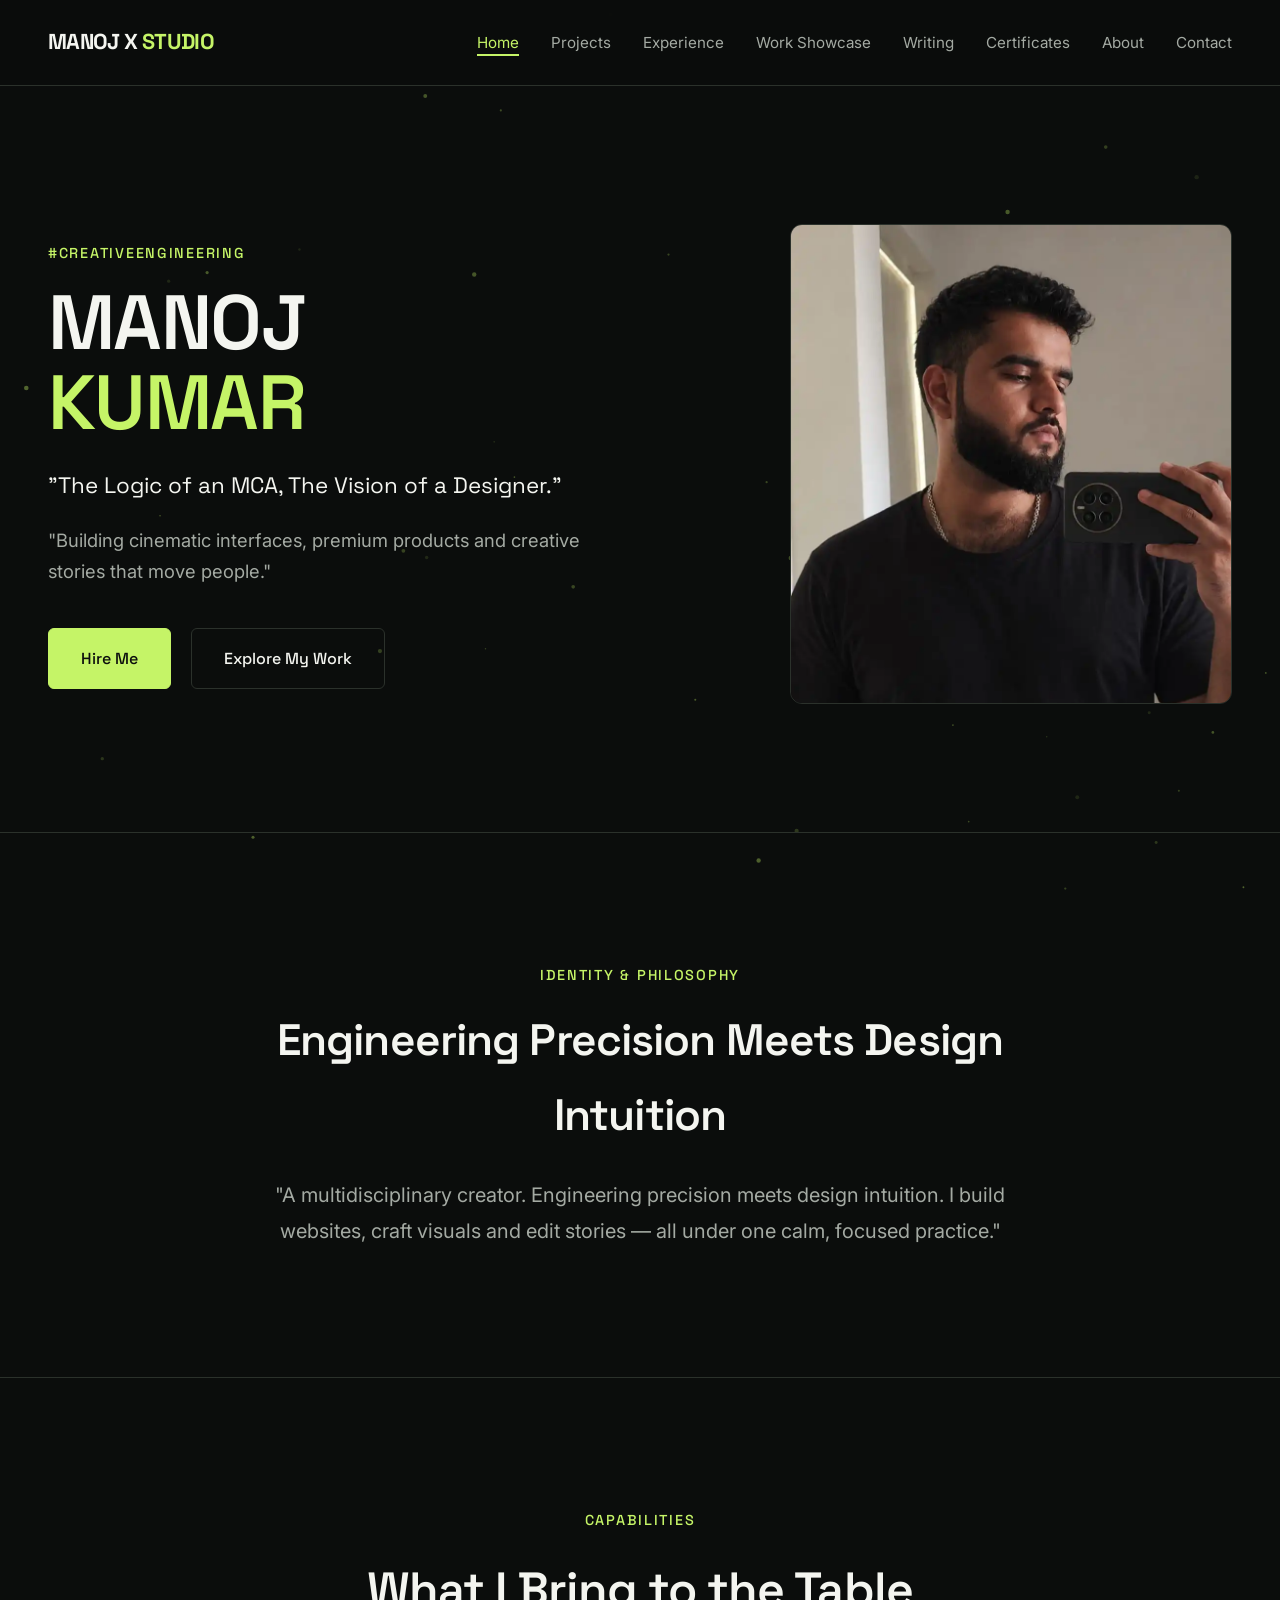
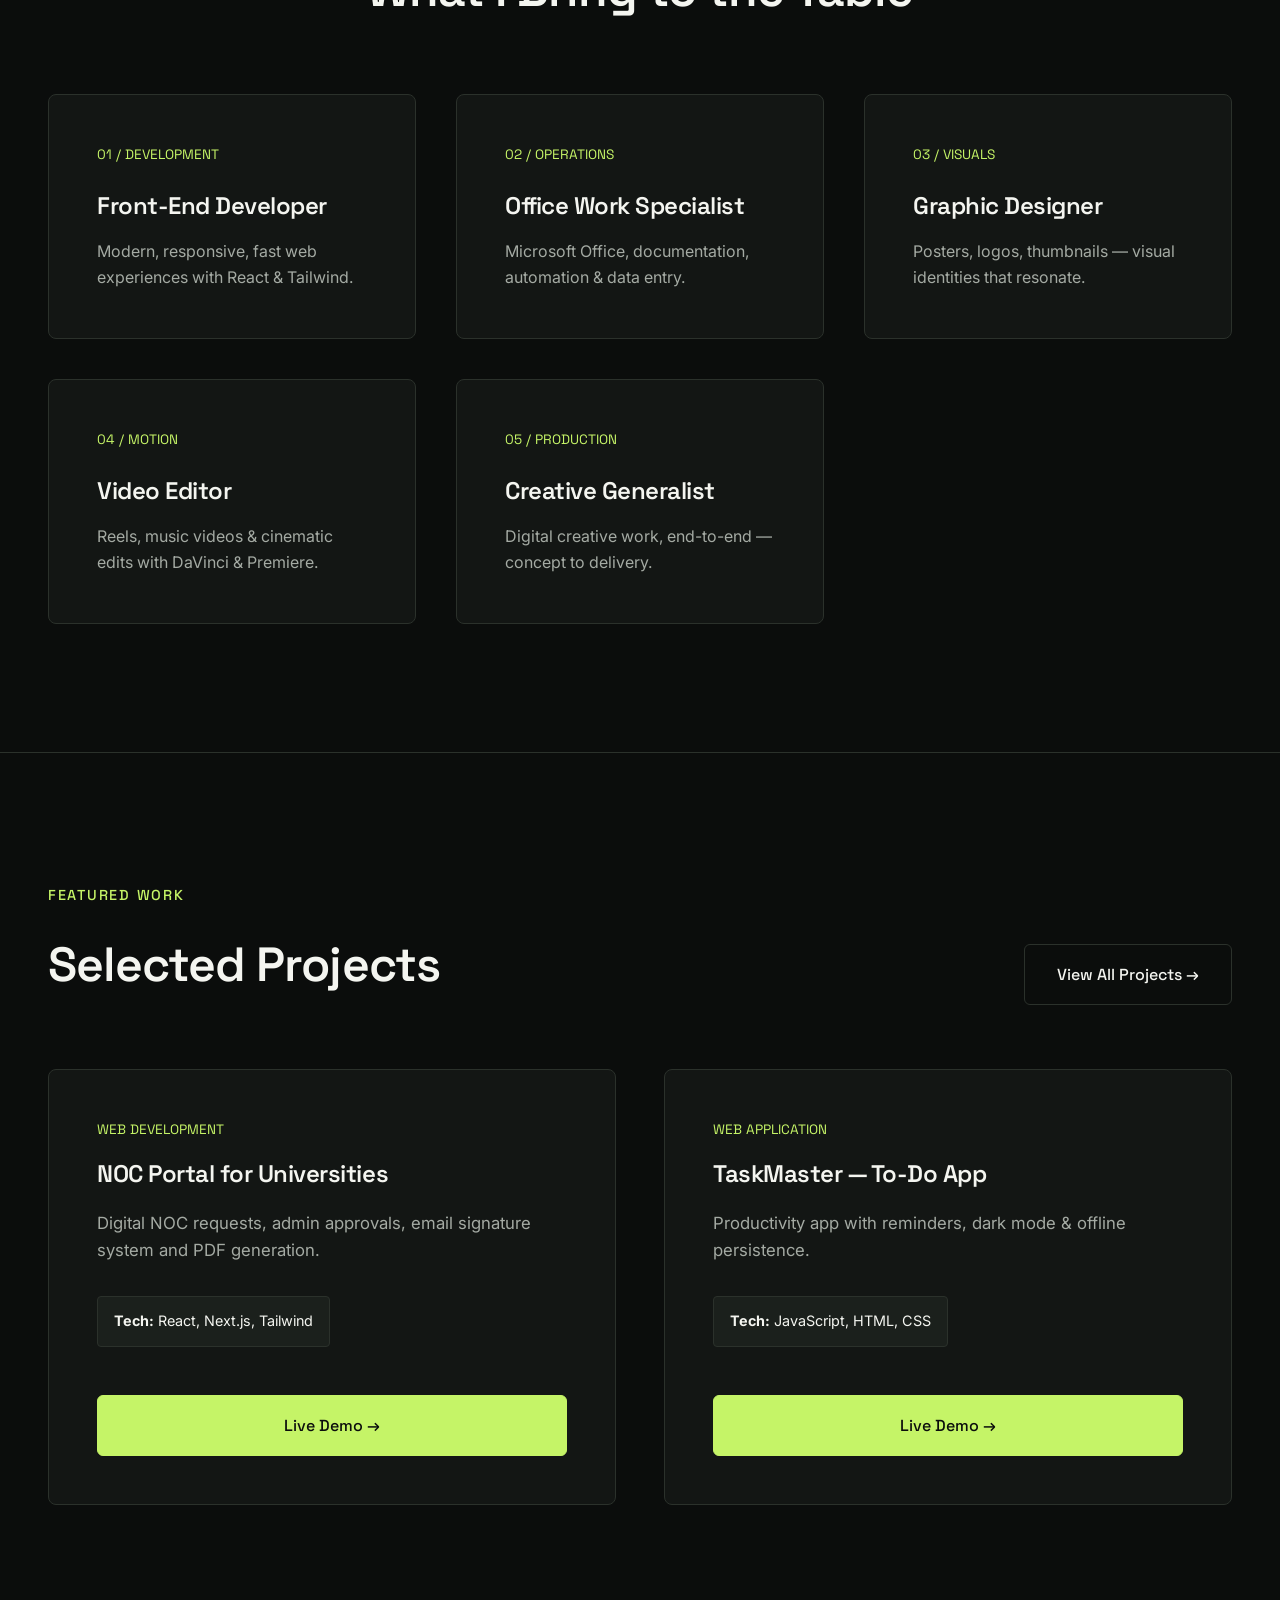
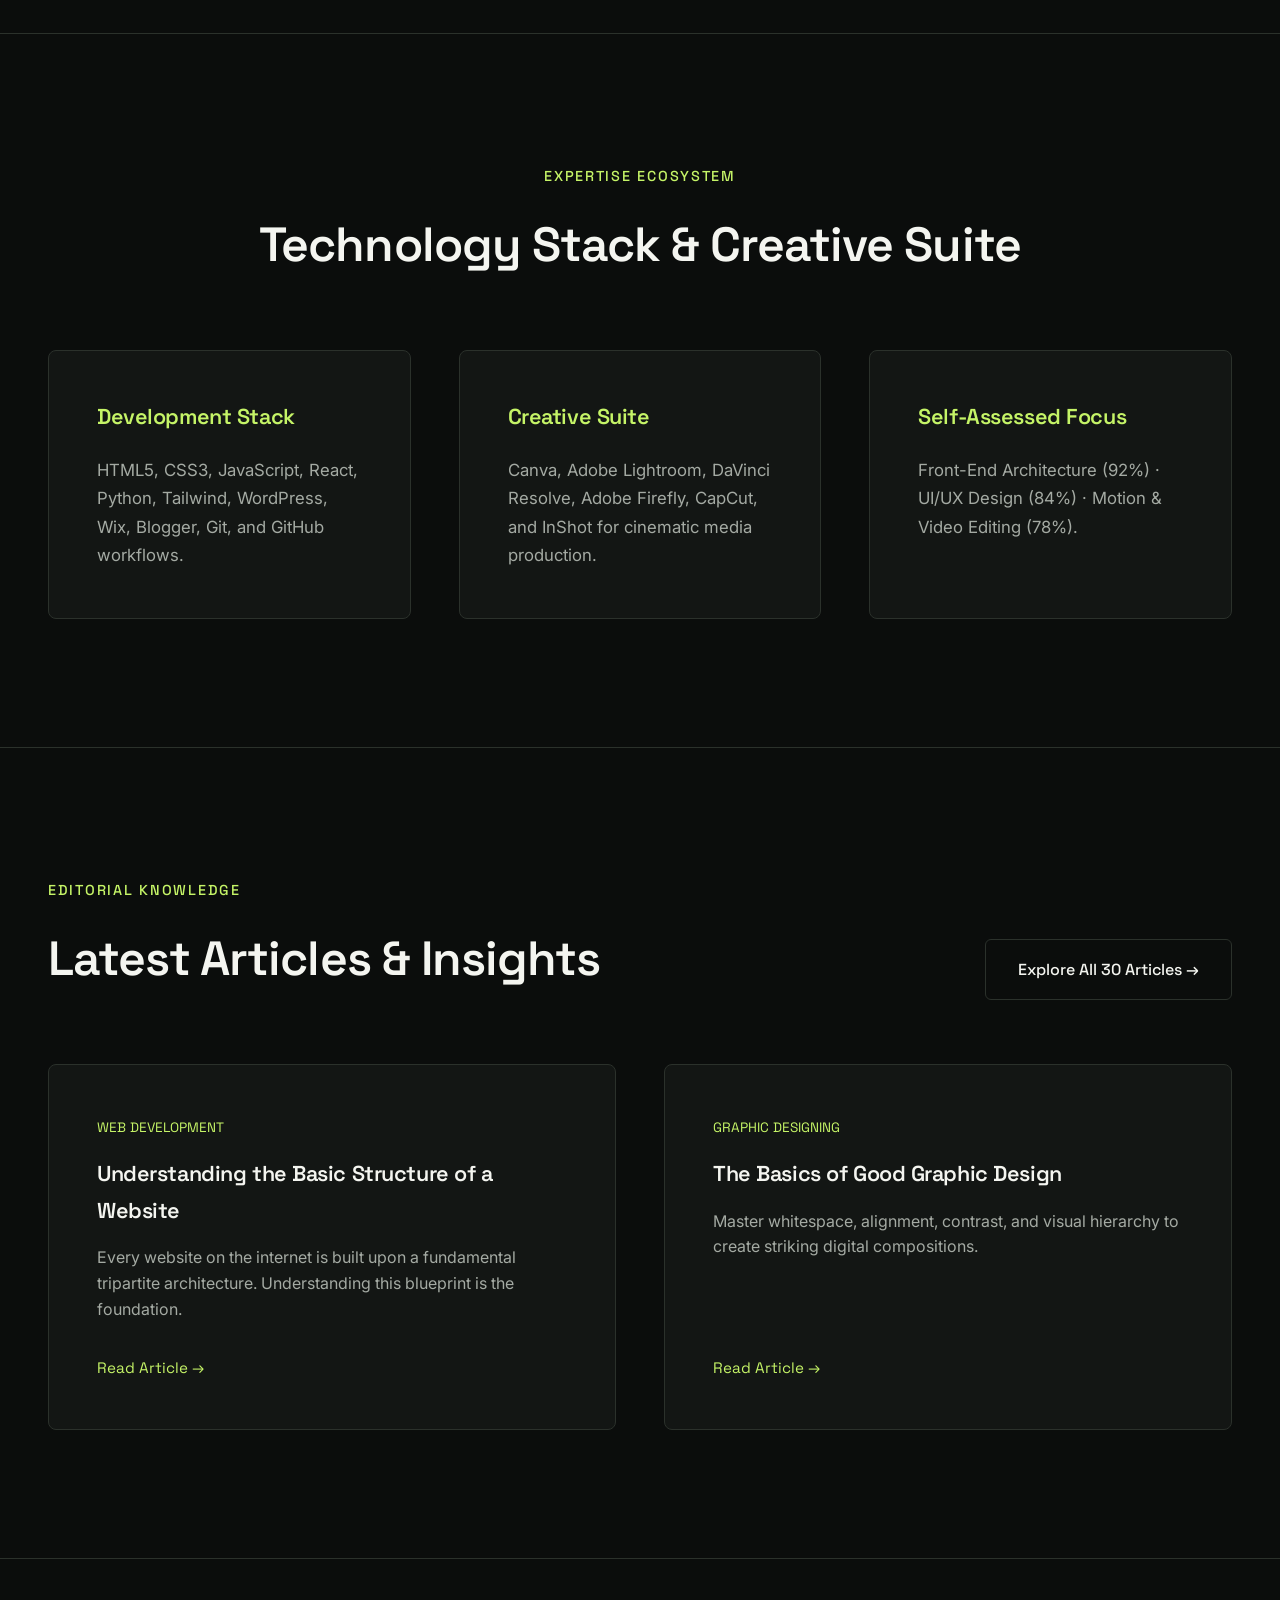
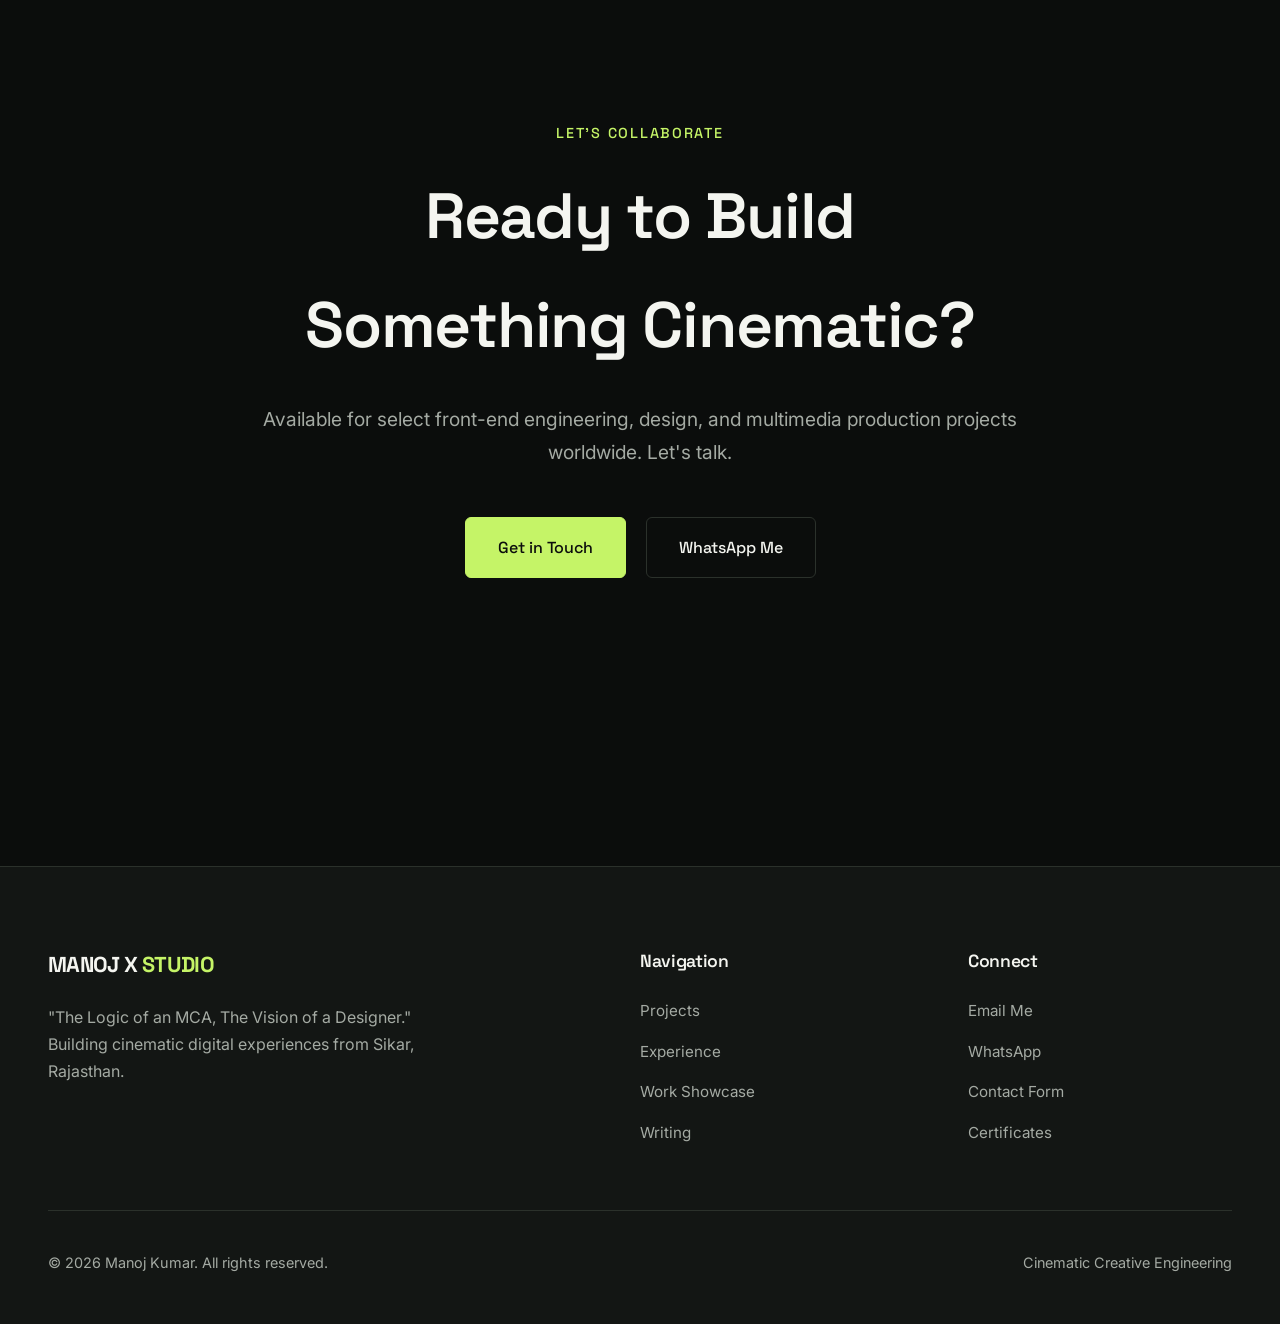
<file: index.html>
<!DOCTYPE html>
<html lang="en">
<head>
  <meta charset="UTF-8">
  <meta name="viewport" content="width=device-width, initial-scale=1.0">
  <title>Manoj Kumar — Cinematic Creative Engineering</title>
  <meta name="description" content="The Logic of an MCA, The Vision of a Designer. Building cinematic interfaces, premium products and creative stories.">
  <link rel="stylesheet" href="css/style.css">
  <link rel="stylesheet" href="css/responsive.css">
</head>
<body>

  <!-- Global Header -->
  <header>
    <div class="nav-container">
      <a href="index.html" class="logo">MANOJ X <span>STUDIO</span></a>
      <nav>
        <ul class="nav-links">
          <li><a href="index.html" class="active">Home</a></li>
          <li><a href="projects.html">Projects</a></li>
          <li><a href="experience.html">Experience</a></li>
          <li><a href="work-showcase.html">Work Showcase</a></li>
          <li><a href="writing.html">Writing</a></li>
          <li><a href="certificates.html">Certificates</a></li>
          <li><a href="about.html">About</a></li>
          <li><a href="contact.html">Contact</a></li>
        </ul>
      </nav>
      <button class="menu-toggle" aria-label="Toggle Navigation">☰</button>
    </div>
  </header>

  <!-- Hero Section -->
  <section class="hero-section" style="padding: 14rem 0 8rem; border-bottom: 1px solid var(--border);">
    <div class="container" style="display: grid; grid-template-columns: 1.2fr 0.8fr; gap: 5rem; align-items: center;">
      <div class="hero-content">
        <span class="eyebrow">#CreativeEngineering</span>
        <h1 style="font-size: clamp(3.5rem, 6vw, 5.5rem); line-height: 1.05; margin-bottom: 1.5rem;">
          MANOJ <br><span style="color: var(--accent);">KUMAR</span>
        </h1>
        <p style="font-family: var(--font-heading); font-size: 1.4rem; color: var(--text-primary); margin-bottom: 1.25rem;">
          "The Logic of an MCA, The Vision of a Designer."
        </p>
        <p style="color: var(--text-secondary); font-size: 1.15rem; margin-bottom: 2.5rem; max-width: 580px;">
          "Building cinematic interfaces, premium products and creative stories that move people."
        </p>
        <div style="display: flex; gap: 1.25rem; flex-wrap: wrap;">
          <a href="mailto:itsmanuskr@gmail.com" class="btn btn-primary">Hire Me</a>
          <a href="projects.html" class="btn btn-secondary">Explore My Work</a>
        </div>
      </div>
      <div class="hero-portrait" style="position: relative;">
        <div style="width: 100%; height: 480px; background-color: var(--surface); border: 1px solid var(--border); border-radius: 12px; overflow: hidden; display: flex; align-items: center; justify-content: center; position: relative;">
          <!-- Portrait Image: Place your image at assets/images/manoj-portrait.webp -->
          <img src="assets/images/manoj-portrait.webp" alt="Manoj Kumar Portrait" style="width: 100%; height: 100%; object-fit: cover;" onerror="this.style.display='none'; this.nextElementSibling.style.display='flex';">
          <div style="display: none; position: absolute; inset: 0; align-items: center; justify-content: center; flex-direction: column; background: var(--surface-elevated); color: var(--text-secondary); text-align: center; padding: 2rem;">
            <span style="font-family: var(--font-heading); font-size: 1.25rem; color: var(--text-primary); margin-bottom: 0.5rem;">Manoj Kumar</span>
            <span style="font-size: 0.9rem;">Portrait Placeholder (assets/images/manoj-portrait.webp)</span>
          </div>
        </div>
      </div>
    </div>
  </section>

  <!-- Personal Introduction Section -->
  <section style="padding: 8rem 0; border-bottom: 1px solid var(--border);">
    <div class="container" style="max-width: 900px; text-align: center;">
      <span class="eyebrow">Identity & Philosophy</span>
      <h2 style="font-size: clamp(2rem, 3.5vw, 2.75rem); margin-bottom: 1.5rem;">Engineering Precision Meets Design Intuition</h2>
      <p style="font-size: 1.25rem; color: var(--text-secondary); line-height: 1.8;">
        "A multidisciplinary creator. Engineering precision meets design intuition. I build websites, craft visuals and edit stories — all under one calm, focused practice."
      </p>
    </div>
  </section>

  <!-- Professional Capabilities Grid -->
  <section style="padding: 8rem 0; border-bottom: 1px solid var(--border);">
    <div class="container">
      <div style="margin-bottom: 4rem; text-align: center;">
        <span class="eyebrow">Capabilities</span>
        <h2 style="font-size: clamp(2.25rem, 4vw, 3rem);">What I Bring to the Table</h2>
      </div>
      <div style="display: grid; grid-template-columns: repeat(auto-fit, minmax(340px, 1fr)); gap: 2.5rem;">
        
        <!-- Card 1 -->
        <div style="background-color: var(--surface); border: 1px solid var(--border); padding: 3rem; border-radius: 8px;">
          <span style="color: var(--accent); font-family: var(--font-heading); font-size: 0.85rem; margin-bottom: 1.25rem; display: block;">01 / DEVELOPMENT</span>
          <h3 style="font-size: 1.5rem; margin-bottom: 0.75rem;">Front-End Developer</h3>
          <p style="color: var(--text-secondary); font-size: 1rem; line-height: 1.6;">Modern, responsive, fast web experiences with React & Tailwind.</p>
        </div>

        <!-- Card 2 -->
        <div style="background-color: var(--surface); border: 1px solid var(--border); padding: 3rem; border-radius: 8px;">
          <span style="color: var(--accent); font-family: var(--font-heading); font-size: 0.85rem; margin-bottom: 1.25rem; display: block;">02 / OPERATIONS</span>
          <h3 style="font-size: 1.5rem; margin-bottom: 0.75rem;">Office Work Specialist</h3>
          <p style="color: var(--text-secondary); font-size: 1rem; line-height: 1.6;">Microsoft Office, documentation, automation & data entry.</p>
        </div>

        <!-- Card 3 -->
        <div style="background-color: var(--surface); border: 1px solid var(--border); padding: 3rem; border-radius: 8px;">
          <span style="color: var(--accent); font-family: var(--font-heading); font-size: 0.85rem; margin-bottom: 1.25rem; display: block;">03 / VISUALS</span>
          <h3 style="font-size: 1.5rem; margin-bottom: 0.75rem;">Graphic Designer</h3>
          <p style="color: var(--text-secondary); font-size: 1rem; line-height: 1.6;">Posters, logos, thumbnails — visual identities that resonate.</p>
        </div>

        <!-- Card 4 -->
        <div style="background-color: var(--surface); border: 1px solid var(--border); padding: 3rem; border-radius: 8px;">
          <span style="color: var(--accent); font-family: var(--font-heading); font-size: 0.85rem; margin-bottom: 1.25rem; display: block;">04 / MOTION</span>
          <h3 style="font-size: 1.5rem; margin-bottom: 0.75rem;">Video Editor</h3>
          <p style="color: var(--text-secondary); font-size: 1rem; line-height: 1.6;">Reels, music videos & cinematic edits with DaVinci & Premiere.</p>
        </div>

        <!-- Card 5 -->
        <div style="background-color: var(--surface); border: 1px solid var(--border); padding: 3rem; border-radius: 8px;">
          <span style="color: var(--accent); font-family: var(--font-heading); font-size: 0.85rem; margin-bottom: 1.25rem; display: block;">05 / PRODUCTION</span>
          <h3 style="font-size: 1.5rem; margin-bottom: 0.75rem;">Creative Generalist</h3>
          <p style="color: var(--text-secondary); font-size: 1rem; line-height: 1.6;">Digital creative work, end-to-end — concept to delivery.</p>
        </div>

      </div>
    </div>
  </section>

  <!-- Selected Projects Preview Section -->
  <section style="padding: 8rem 0; border-bottom: 1px solid var(--border);">
    <div class="container">
      <div style="display: flex; justify-content: space-between; align-items: flex-end; margin-bottom: 4rem; flex-wrap: wrap; gap: 2rem;">
        <div>
          <span class="eyebrow">Featured Work</span>
          <h2 style="font-size: clamp(2.25rem, 4vw, 3rem);">Selected Projects</h2>
        </div>
        <a href="projects.html" class="btn btn-secondary">View All Projects →</a>
      </div>
      
      <div style="display: grid; grid-template-columns: repeat(auto-fit, minmax(380px, 1fr)); gap: 3rem;">
        <!-- Project 1 -->
        <div style="background-color: var(--surface); border: 1px solid var(--border); border-radius: 8px; overflow: hidden; display: flex; flex-direction: column; justify-content: space-between;">
          <div style="padding: 3rem;">
            <span style="font-size: 0.85rem; color: var(--accent); font-family: var(--font-heading); text-transform: uppercase; display: block; margin-bottom: 0.75rem;">Web Development</span>
            <h3 style="font-size: 1.5rem; margin-bottom: 1rem;">NOC Portal for Universities</h3>
            <p style="color: var(--text-secondary); font-size: 1.05rem; line-height: 1.6; margin-bottom: 2rem;">Digital NOC requests, admin approvals, email signature system and PDF generation.</p>
            <div style="font-size: 0.9rem; color: var(--text-primary); background: var(--surface-elevated); padding: 0.75rem 1rem; border-radius: 4px; border: 1px solid var(--border); display: inline-block;">
              <strong>Tech:</strong> React, Next.js, Tailwind
            </div>
          </div>
          <div style="padding: 0 3rem 3rem 3rem;">
            <a href="https://lnkd.in/p/gnwBQVSV" target="_blank" rel="noopener noreferrer" class="btn btn-primary" style="width: 100%; text-align: center;">Live Demo →</a>
          </div>
        </div>

        <!-- Project 2 -->
        <div style="background-color: var(--surface); border: 1px solid var(--border); border-radius: 8px; overflow: hidden; display: flex; flex-direction: column; justify-content: space-between;">
          <div style="padding: 3rem;">
            <span style="font-size: 0.85rem; color: var(--accent); font-family: var(--font-heading); text-transform: uppercase; display: block; margin-bottom: 0.75rem;">Web Application</span>
            <h3 style="font-size: 1.5rem; margin-bottom: 1rem;">TaskMaster — To-Do App</h3>
            <p style="color: var(--text-secondary); font-size: 1.05rem; line-height: 1.6; margin-bottom: 2rem;">Productivity app with reminders, dark mode & offline persistence.</p>
            <div style="font-size: 0.9rem; color: var(--text-primary); background: var(--surface-elevated); padding: 0.75rem 1rem; border-radius: 4px; border: 1px solid var(--border); display: inline-block;">
              <strong>Tech:</strong> JavaScript, HTML, CSS
            </div>
          </div>
          <div style="padding: 0 3rem 3rem 3rem;">
            <a href="https://lnkd.in/p/gnwBQVSV" target="_blank" rel="noopener noreferrer" class="btn btn-primary" style="width: 100%; text-align: center;">Live Demo →</a>
          </div>
        </div>
      </div>
    </div>
  </section>

  <!-- Technology Stack & Focus Areas Section -->
  <section style="padding: 8rem 0; border-bottom: 1px solid var(--border);">
    <div class="container">
      <div style="text-align: center; margin-bottom: 4rem;">
        <span class="eyebrow">Expertise Ecosystem</span>
        <h2 style="font-size: clamp(2.25rem, 4vw, 3rem);">Technology Stack & Creative Suite</h2>
      </div>

      <div style="display: grid; grid-template-columns: repeat(auto-fit, minmax(340px, 1fr)); gap: 3rem;">
        <div style="background: var(--surface); border: 1px solid var(--border); padding: 3rem; border-radius: 8px;">
          <h3 style="font-size: 1.35rem; margin-bottom: 1.25rem; color: var(--accent);">Development Stack</h3>
          <p style="color: var(--text-secondary); font-size: 1.05rem; line-height: 1.7;">HTML5, CSS3, JavaScript, React, Python, Tailwind, WordPress, Wix, Blogger, Git, and GitHub workflows.</p>
        </div>
        <div style="background: var(--surface); border: 1px solid var(--border); padding: 3rem; border-radius: 8px;">
          <h3 style="font-size: 1.35rem; margin-bottom: 1.25rem; color: var(--accent);">Creative Suite</h3>
          <p style="color: var(--text-secondary); font-size: 1.05rem; line-height: 1.7;">Canva, Adobe Lightroom, DaVinci Resolve, Adobe Firefly, CapCut, and InShot for cinematic media production.</p>
        </div>
        <div style="background: var(--surface); border: 1px solid var(--border); padding: 3rem; border-radius: 8px;">
          <h3 style="font-size: 1.35rem; margin-bottom: 1.25rem; color: var(--accent);">Self-Assessed Focus</h3>
          <p style="color: var(--text-secondary); font-size: 1.05rem; line-height: 1.7;">Front-End Architecture (92%) · UI/UX Design (84%) · Motion & Video Editing (78%).</p>
        </div>
      </div>
    </div>
  </section>

  <!-- Writing & Insights Preview -->
  <section style="padding: 8rem 0; border-bottom: 1px solid var(--border);">
    <div class="container">
      <div style="display: flex; justify-content: space-between; align-items: flex-end; margin-bottom: 4rem; flex-wrap: wrap; gap: 2rem;">
        <div>
          <span class="eyebrow">Editorial Knowledge</span>
          <h2 style="font-size: clamp(2.25rem, 4vw, 3rem);">Latest Articles & Insights</h2>
        </div>
        <a href="writing.html" class="btn btn-secondary">Explore All 30 Articles →</a>
      </div>

      <div style="display: grid; grid-template-columns: repeat(auto-fit, minmax(340px, 1fr)); gap: 3rem;">
        <div style="background: var(--surface); border: 1px solid var(--border); padding: 3rem; border-radius: 8px; display: flex; flex-direction: column; justify-content: space-between;">
          <div>
            <span style="font-size: 0.85rem; color: var(--accent); font-family: var(--font-heading); text-transform: uppercase;">Web Development</span>
            <h3 style="font-size: 1.35rem; margin: 1rem 0;">Understanding the Basic Structure of a Website</h3>
            <p style="color: var(--text-secondary); font-size: 1rem; line-height: 1.6;">Every website on the internet is built upon a fundamental tripartite architecture. Understanding this blueprint is the foundation.</p>
          </div>
          <div style="margin-top: 2rem;">
            <a href="article.html?slug=understanding-the-basic-structure-of-a-website" style="color: var(--accent); font-family: var(--font-heading); font-size: 0.95rem;">Read Article →</a>
          </div>
        </div>

        <div style="background: var(--surface); border: 1px solid var(--border); padding: 3rem; border-radius: 8px; display: flex; flex-direction: column; justify-content: space-between;">
          <div>
            <span style="font-size: 0.85rem; color: var(--accent); font-family: var(--font-heading); text-transform: uppercase;">Graphic Designing</span>
            <h3 style="font-size: 1.35rem; margin: 1rem 0;">The Basics of Good Graphic Design</h3>
            <p style="color: var(--text-secondary); font-size: 1rem; line-height: 1.6;">Master whitespace, alignment, contrast, and visual hierarchy to create striking digital compositions.</p>
          </div>
          <div style="margin-top: 2rem;">
            <a href="article.html?slug=the-basics-of-good-graphic-design" style="color: var(--accent); font-family: var(--font-heading); font-size: 0.95rem;">Read Article →</a>
          </div>
        </div>
      </div>
    </div>
  </section>

  <!-- Cinematic Contact CTA Section -->
  <section style="padding: 10rem 0; text-align: center;">
    <div class="container" style="max-width: 850px;">
      <span class="eyebrow">Let's Collaborate</span>
      <h2 style="font-size: clamp(2.5rem, 5vw, 4rem); margin-bottom: 1.5rem;">Ready to Build Something Cinematic?</h2>
      <p style="font-size: 1.2rem; color: var(--text-secondary); margin-bottom: 3rem; line-height: 1.7;">
        Available for select front-end engineering, design, and multimedia production projects worldwide. Let's talk.
      </p>
      <div style="display: flex; gap: 1.25rem; justify-content: center; flex-wrap: wrap;">
        <a href="contact.html" class="btn btn-primary">Get in Touch</a>
        <a href="https://wa.me/919929375172" target="_blank" rel="noopener noreferrer" class="btn btn-secondary">WhatsApp Me</a>
      </div>
    </div>
  </section>

  <!-- Global Footer -->
  <footer>
    <div class="footer-content">
      <div class="footer-info">
        <a href="index.html" class="logo">MANOJ X <span>STUDIO</span></a>
        <p>"The Logic of an MCA, The Vision of a Designer." Building cinematic digital experiences from Sikar, Rajasthan.</p>
      </div>
      <div class="footer-links">
        <h4>Navigation</h4>
        <ul>
          <li><a href="projects.html">Projects</a></li>
          <li><a href="experience.html">Experience</a></li>
          <li><a href="work-showcase.html">Work Showcase</a></li>
          <li><a href="writing.html">Writing</a></li>
        </ul>
      </div>
      <div class="footer-links">
        <h4>Connect</h4>
        <ul>
          <li><a href="mailto:itsmanuskr@gmail.com">Email Me</a></li>
          <li><a href="https://wa.me/919929375172" target="_blank" rel="noopener noreferrer">WhatsApp</a></li>
          <li><a href="contact.html">Contact Form</a></li>
          <li><a href="certificates.html">Certificates</a></li>
        </ul>
      </div>
    </div>
    <div class="footer-bottom">
      <p>© 2026 Manoj Kumar. All rights reserved.</p>
      <p>Cinematic Creative Engineering</p>
    </div>
  </footer>

  <script src="js/main.js"></script>
</body>
</html>
</file>
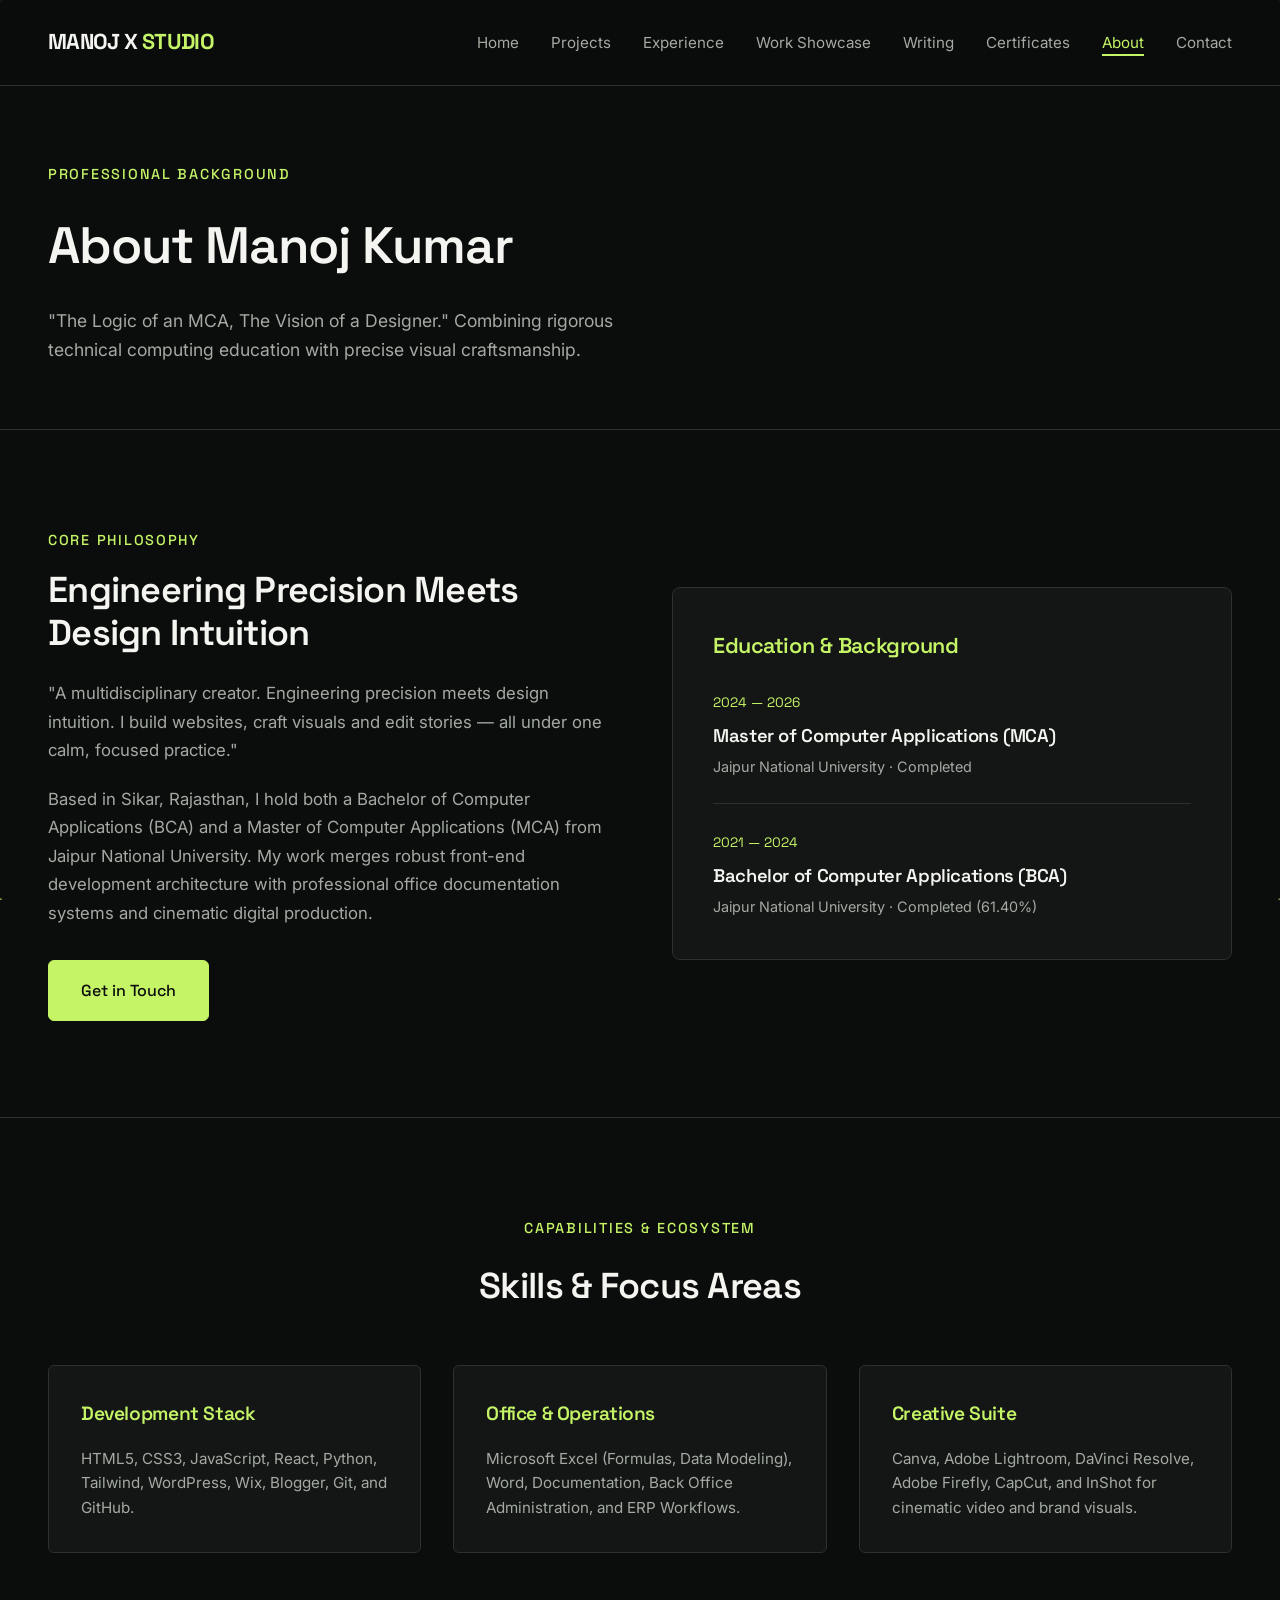
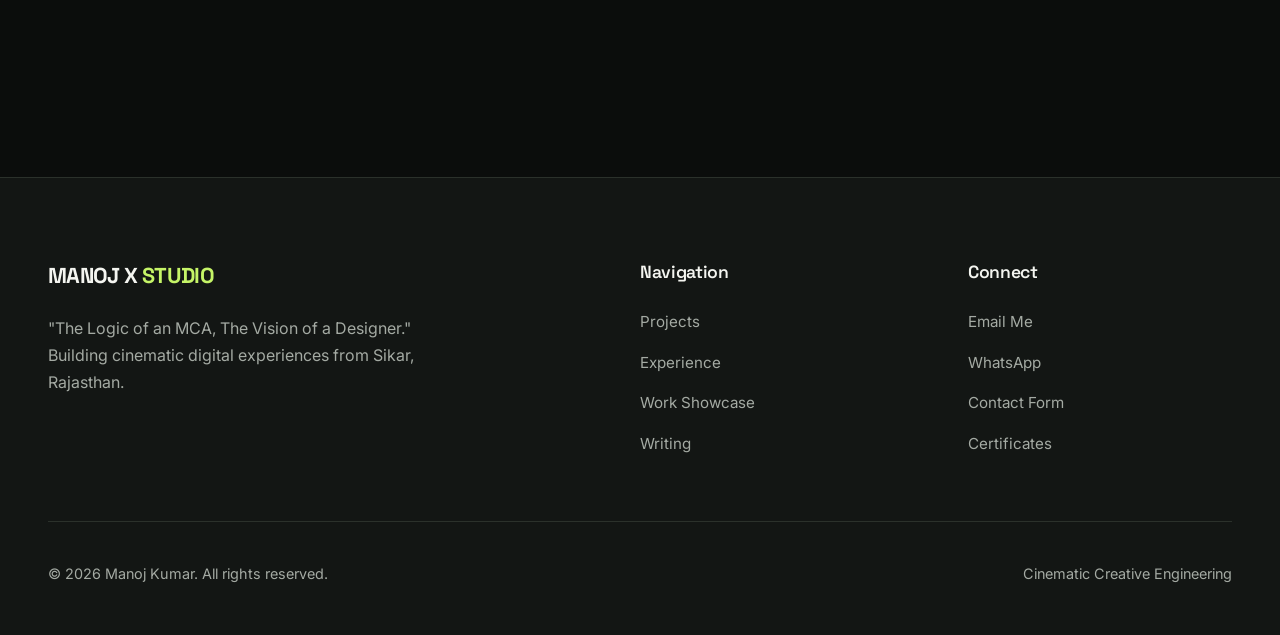
<file: about.html>
<!DOCTYPE html>
<html lang="en">
<head>
  <meta charset="UTF-8">
  <meta name="viewport" content="width=device-width, initial-scale=1.0">
  <title>About — Manoj Kumar</title>
  <meta name="description" content="Learn about Manoj Kumar — multidisciplinary creator, MCA graduate, front-end developer, and digital creative generalist from Sikar, Rajasthan.">
  <link rel="stylesheet" href="css/style.css">
  <link rel="stylesheet" href="css/responsive.css">
</head>
<body>

  <!-- Global Header -->
  <header>
    <div class="nav-container">
      <a href="index.html" class="logo">MANOJ X <span>STUDIO</span></a>
      <nav>
        <ul class="nav-links">
          <li><a href="index.html">Home</a></li>
          <li><a href="projects.html">Projects</a></li>
          <li><a href="experience.html">Experience</a></li>
          <li><a href="work-showcase.html">Work Showcase</a></li>
          <li><a href="writing.html">Writing</a></li>
          <li><a href="certificates.html">Certificates</a></li>
          <li><a href="about.html" class="active">About</a></li>
          <li><a href="contact.html">Contact</a></li>
        </ul>
      </nav>
      <button class="menu-toggle" aria-label="Toggle Navigation">☰</button>
    </div>
  </header>

  <!-- Page Header -->
  <section style="padding: 10rem 0 4rem; border-bottom: 1px solid var(--border);">
    <div class="container">
      <span class="eyebrow">Professional Background</span>
      <h1 style="font-size: clamp(2.5rem, 4vw, 3.5rem); margin-bottom: 1rem;">About Manoj Kumar</h1>
      <p style="color: var(--text-secondary); font-size: 1.1rem; max-width: 600px;">
        "The Logic of an MCA, The Vision of a Designer." Combining rigorous technical computing education with precise visual craftsmanship.
      </p>
    </div>
  </section>

  <!-- About Content Section -->
  <section style="padding: 6rem 0; border-bottom: 1px solid var(--border);">
    <div class="container" style="display: grid; grid-template-columns: 1fr 1fr; gap: 4rem; align-items: center;">
      <div>
        <span class="eyebrow">Core Philosophy</span>
        <h2 style="font-size: 2.25rem; margin-bottom: 1.5rem; line-height: 1.2;">Engineering Precision Meets Design Intuition</h2>
        <p style="color: var(--text-secondary); font-size: 1.05rem; margin-bottom: 1.25rem; line-height: 1.7;">
          "A multidisciplinary creator. Engineering precision meets design intuition. I build websites, craft visuals and edit stories — all under one calm, focused practice."
        </p>
        <p style="color: var(--text-secondary); font-size: 1.05rem; margin-bottom: 2rem; line-height: 1.7;">
          Based in Sikar, Rajasthan, I hold both a Bachelor of Computer Applications (BCA) and a Master of Computer Applications (MCA) from Jaipur National University. My work merges robust front-end development architecture with professional office documentation systems and cinematic digital production.
        </p>
        <a href="contact.html" class="btn btn-primary">Get in Touch</a>
      </div>
      <div>
        <div style="background-color: var(--surface); border: 1px solid var(--border); padding: 2.5rem; border-radius: 8px;">
          <h3 style="font-size: 1.35rem; margin-bottom: 1.5rem; color: var(--accent);">Education & Background</h3>
          <div style="margin-bottom: 1.5rem; padding-bottom: 1.5rem; border-bottom: 1px solid var(--border);">
            <span style="font-size: 0.85rem; color: var(--accent); font-family: var(--font-heading);">2024 — 2026</span>
            <h4 style="font-size: 1.15rem; margin: 0.25rem 0;">Master of Computer Applications (MCA)</h4>
            <p style="color: var(--text-secondary); font-size: 0.9rem;">Jaipur National University · Completed</p>
          </div>
          <div>
            <span style="font-size: 0.85rem; color: var(--accent); font-family: var(--font-heading);">2021 — 2024</span>
            <h4 style="font-size: 1.15rem; margin: 0.25rem 0;">Bachelor of Computer Applications (BCA)</h4>
            <p style="color: var(--text-secondary); font-size: 0.9rem;">Jaipur National University · Completed (61.40%)</p>
          </div>
        </div>
      </div>
    </div>
  </section>

  <!-- Technical Stack Overview -->
  <section style="padding: 6rem 0;">
    <div class="container">
      <div style="text-align: center; margin-bottom: 3rem;">
        <span class="eyebrow">Capabilities & Ecosystem</span>
        <h2 style="font-size: 2.25rem;">Skills & Focus Areas</h2>
      </div>
      <div style="display: grid; grid-template-columns: repeat(auto-fit, minmax(280px, 1fr)); gap: 2rem;">
        <div style="background: var(--surface); border: 1px solid var(--border); padding: 2rem; border-radius: 6px;">
          <h3 style="font-size: 1.2rem; margin-bottom: 1rem; color: var(--accent);">Development Stack</h3>
          <p style="color: var(--text-secondary); font-size: 0.95rem; line-height: 1.6;">HTML5, CSS3, JavaScript, React, Python, Tailwind, WordPress, Wix, Blogger, Git, and GitHub.</p>
        </div>
        <div style="background: var(--surface); border: 1px solid var(--border); padding: 2rem; border-radius: 6px;">
          <h3 style="font-size: 1.2rem; margin-bottom: 1rem; color: var(--accent);">Office & Operations</h3>
          <p style="color: var(--text-secondary); font-size: 0.95rem; line-height: 1.6;">Microsoft Excel (Formulas, Data Modeling), Word, Documentation, Back Office Administration, and ERP Workflows.</p>
        </div>
        <div style="background: var(--surface); border: 1px solid var(--border); padding: 2rem; border-radius: 6px;">
          <h3 style="font-size: 1.2rem; margin-bottom: 1rem; color: var(--accent);">Creative Suite</h3>
          <p style="color: var(--text-secondary); font-size: 0.95rem; line-height: 1.6;">Canva, Adobe Lightroom, DaVinci Resolve, Adobe Firefly, CapCut, and InShot for cinematic video and brand visuals.</p>
        </div>
      </div>
    </div>
  </section>

  <!-- Global Footer -->
  <footer>
    <div class="footer-content">
      <div class="footer-info">
        <a href="index.html" class="logo">MANOJ X <span>STUDIO</span></a>
        <p>"The Logic of an MCA, The Vision of a Designer." Building cinematic digital experiences from Sikar, Rajasthan.</p>
      </div>
      <div class="footer-links">
        <h4>Navigation</h4>
        <ul>
          <li><a href="projects.html">Projects</a></li>
          <li><a href="experience.html">Experience</a></li>
          <li><a href="work-showcase.html">Work Showcase</a></li>
          <li><a href="writing.html">Writing</a></li>
        </ul>
      </div>
      <div class="footer-links">
        <h4>Connect</h4>
        <ul>
          <li><a href="mailto:itsmanuskr@gmail.com">Email Me</a></li>
          <li><a href="https://wa.me/919929375172" target="_blank" rel="noopener noreferrer">WhatsApp</a></li>
          <li><a href="contact.html">Contact Form</a></li>
          <li><a href="certificates.html">Certificates</a></li>
        </ul>
      </div>
    </div>
    <div class="footer-bottom">
      <p>© 2026 Manoj Kumar. All rights reserved.</p>
      <p>Cinematic Creative Engineering</p>
    </div>
  </footer>

  <script src="js/main.js"></script>
</body>
</html>
</file>
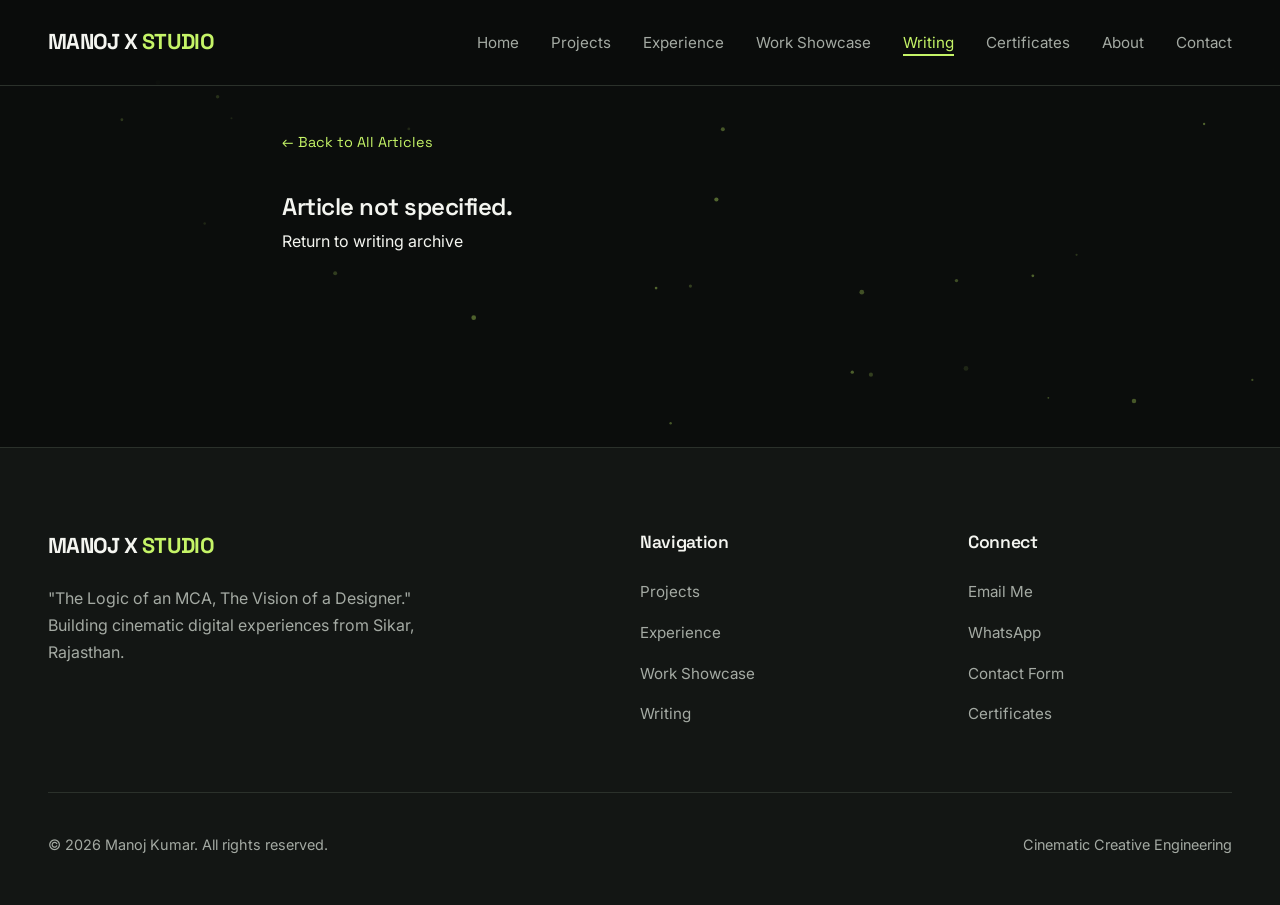
<file: article.html>
<!DOCTYPE html>
<html lang="en">
<head>
  <meta charset="UTF-8">
  <meta name="viewport" content="width=device-width, initial-scale=1.0">
  <title>Article — Manoj Kumar</title>
  <link rel="stylesheet" href="css/style.css">
  <link rel="stylesheet" href="css/responsive.css">
  <link rel="stylesheet" href="css/article.css">
</head>
<body>

  <!-- Global Header -->
  <header>
    <div class="nav-container">
      <a href="index.html" class="logo">MANOJ X <span>STUDIO</span></a>
      <nav>
        <ul class="nav-links">
          <li><a href="index.html">Home</a></li>
          <li><a href="projects.html">Projects</a></li>
          <li><a href="experience.html">Experience</a></li>
          <li><a href="work-showcase.html">Work Showcase</a></li>
          <li><a href="writing.html" class="active">Writing</a></li>
          <li><a href="certificates.html">Certificates</a></li>
          <li><a href="about.html">About</a></li>
          <li><a href="contact.html">Contact</a></li>
        </ul>
      </nav>
      <button class="menu-toggle" aria-label="Toggle Navigation">☰</button>
    </div>
  </header>

  <!-- Article View Container -->
  <main class="article-container">
    <div style="margin-bottom: 2rem;">
      <a href="writing.html" style="font-family: var(--font-heading); font-size: 0.9rem; color: var(--accent);">← Back to All Articles</a>
    </div>

    <div id="articleContainer">
      <p style="color: var(--text-secondary); text-align: center; padding: 4rem 0;">Loading article content...</p>
    </div>
  </main>

  <!-- Global Footer -->
  <footer>
    <div class="footer-content">
      <div class="footer-info">
        <a href="index.html" class="logo">MANOJ X <span>STUDIO</span></a>
        <p>"The Logic of an MCA, The Vision of a Designer." Building cinematic digital experiences from Sikar, Rajasthan.</p>
      </div>
      <div class="footer-links">
        <h4>Navigation</h4>
        <ul>
          <li><a href="projects.html">Projects</a></li>
          <li><a href="experience.html">Experience</a></li>
          <li><a href="work-showcase.html">Work Showcase</a></li>
          <li><a href="writing.html">Writing</a></li>
        </ul>
      </div>
      <div class="footer-links">
        <h4>Connect</h4>
        <ul>
          <li><a href="mailto:itsmanuskr@gmail.com">Email Me</a></li>
          <li><a href="https://wa.me/919929375172" target="_blank" rel="noopener noreferrer">WhatsApp</a></li>
          <li><a href="contact.html">Contact Form</a></li>
          <li><a href="certificates.html">Certificates</a></li>
        </ul>
      </div>
    </div>
    <div class="footer-bottom">
      <p>© 2026 Manoj Kumar. All rights reserved.</p>
      <p>Cinematic Creative Engineering</p>
    </div>
  </footer>

  <script src="js/main.js"></script>
  <script>
    document.addEventListener('DOMContentLoaded', () => {
      const urlParams = new URLSearchParams(window.location.search);
      const slug = urlParams.get('slug');
      const container = document.getElementById('articleContainer');

      if (!slug) {
        container.innerHTML = '<h2>Article not specified.</h2><p><a href="writing.html">Return to writing archive</a></p>';
        return;
      }

      // Complete embedded database for instant offline/online rendering
      const allArticles = [
        {
          slug: "understanding-the-basic-structure-of-a-website",
          title: "Understanding the Basic Structure of a Website",
          category: "Web Development",
          date: "27 September 2026",
          readTime: "8 min read",
          introduction: "Every website on the internet, regardless of how complex or visually stunning it appears, is built upon a fundamental tripartite architecture. Understanding this blueprint is the absolute foundation of modern front-end engineering.",
          content: [
            { type: "heading", text: "The Triad of Modern Web Architecture" },
            { type: "paragraph", text: "When we build standard websites using HTML5, CSS3, and Vanilla JavaScript, we are working with three distinct pillars that separate structure, design, and behavior completely. This separation of concerns ensures your codebase remains maintainable, scalable, and easy to debug over time." },
            { type: "paragraph", text: "Think of HTML (HyperText Markup Language) as the structural skeleton of a building. It defines where rooms, doorways, headers, and content blocks are placed. Without HTML, there is no content for browsers to render." },
            { type: "paragraph", text: "CSS (Cascading Style Sheets) represents the interior design, lighting, and paint. It transforms raw, unstyled text and block elements into gorgeous, responsive layouts with custom colors, typography, and spacing." },
            { type: "paragraph", text: "JavaScript acts as the dynamic electrical and mechanical systems. It handles user interactions, asynchronous data loading, modal dialogs, and real-time form validation without requiring full page reloads." },
            { type: "heading", text: "The Document Object Model (DOM) Tree" },
            { type: "paragraph", text: "When a browser loads your markup file, it parses the text and constructs an in-memory hierarchical tree known as the Document Object Model (DOM). Every tag becomes a node object that scripts can inspect, modify, delete, or append dynamically." },
            { type: "paragraph", text: "Mastering how the DOM interacts with event listeners and CSS selectors is what separates a beginner scripter from a professional front-end developer." },
            { type: "heading", text: "Conclusion and Best Practices" },
            { type: "paragraph", text: "Always prioritize clean semantic markup before adding complex styles or scripts. A solid foundation prevents performance bottlenecks and ensures your web applications load instantly on all devices." }
          ]
        },
        {
          slug: "html-css-and-javascript-what-each-one-does",
          title: "HTML, CSS, and JavaScript: What Each One Does",
          category: "Web Development",
          date: "28 September 2026",
          readTime: "8 min read",
          introduction: "A comprehensive breakdown of how HTML, CSS, and JavaScript divide responsibilities to deliver seamless web applications.",
          content: [
            { type: "heading", text: "Introduction to Separation of Concerns" },
            { type: "paragraph", text: "In software engineering, modularity is key. When multiple developers collaborate on a project, strict boundaries between structure, presentation, and logic prevent conflicting code and messy maintenance cycles." },
            { type: "heading", text: "HTML: Semantics and Accessibility" },
            { type: "paragraph", text: "HTML5 introduced rich semantic elements like <header>, <nav>, <main>, <article>, <section>, and <footer>. These tags tell search engines and screen readers precisely what role each section plays, boosting both SEO and web accessibility." },
            { type: "heading", text: "CSS: Visual Layout Systems" },
            { type: "paragraph", text: "Cascading Style Sheets control how elements adapt across mobile phones, tablets, and ultrawide desktop monitors. Leveraging modern CSS Grid and Flexbox makes complex multi-column layouts effortless without floats or table hacks." },
            { type: "heading", text: "JavaScript: Behavior and State" },
            { type: "paragraph", text: "JavaScript empowers pages to respond to user actions instantly. From toggling mobile navigation menus to fetching remote JSON datasets asynchronously, JS drives modern web interactivity." }
          ]
        },
        {
          slug: "how-to-make-a-website-responsive-for-mobile-devices",
          title: "How to Make a Website Responsive for Mobile Devices",
          category: "Web Development",
          date: "29 September 2026",
          readTime: "9 min read",
          introduction: "Mobile traffic accounts for the vast majority of web usage. Here is how to engineer layouts that adapt gracefully to any screen size.",
          content: [
            { type: "heading", text: "The Mobile-First Design Philosophy" },
            { type: "paragraph", text: "Designing for mobile devices first forces you to prioritize essential content and eliminate clutter. Once the mobile experience is optimized, CSS media queries can progressively enhance the layout for wider screens." },
            { type: "heading", text: "Flexible Units and Viewports" },
            { type: "paragraph", text: "Avoid rigid pixel widths on container elements. Utilize percentage units, CSS clamp() functions, and viewport units (vw/vh) to ensure fluid scaling across all devices." }
          ]
        }
      ];

      // Match requested slug or generate rich fallback template for any of the 30 slugs
      const article = allArticles.find(a => a.slug === slug) || {
        title: slug.split('-').map(w => w.charAt(0).toUpperCase() + w.slice(1)).join(' '),
        category: "Editorial Archive",
        date: "October 2026",
        readTime: "8 min read",
        introduction: "Comprehensive technical insights, architectural blueprints, and practical guidance on modern digital production workflows.",
        content: [
          { type: "heading", text: "Comprehensive Overview & Objectives" },
          { type: "paragraph", text: "In this detailed editorial breakdown, we examine the core principles, industry standards, and practical execution steps required to achieve excellence in this domain. Every modern creator must understand the underlying logic." },
          { type: "paragraph", text: "By maintaining strict modularity, clean documentation, and consistent workflow habits, projects remain scalable and robust over years of maintenance and future expansions." },
          { type: "heading", text: "Key Methodologies and Best Practices" },
          { type: "paragraph", text: "Implementing structured approaches prevents common pitfalls. Whether working on front-end code, graphic compositions, or video post-production, preparation and rigorous attention to detail dictate the final quality." },
          { type: "paragraph", text: "Always test your deliverables across multiple environments, gather constructive feedback, and iterate rapidly to refine your output to professional standards." },
          { type: "heading", text: "Conclusion" },
          { type: "paragraph", text: "Consistency, continuous learning, and disciplined execution form the bedrock of sustainable professional growth in digital engineering and creative arts." }
        ]
      };

      document.title = `${article.title} — Manoj Kumar`;
      let contentHTML = `
        <div class="article-header">
          <span class="eyebrow">${article.category}</span>
          <h1 style="font-size: clamp(2rem, 3.5vw, 3rem); line-height: 1.15; margin-top: 0.5rem; margin-bottom: 1rem;">${article.title}</h1>
          <p style="font-size: 1.15rem; color: var(--text-secondary); line-height: 1.6;">${article.introduction}</p>
          <div class="article-meta-info">
            <span>Archive: ${article.date}</span>
            <span>·</span>
            <span>${article.readTime}</span>
          </div>
        </div>
        <div class="article-body">
      `;

      article.content.forEach(block => {
        if (block.type === 'heading') {
          contentHTML += `<h2>${block.text}</h2>`;
        } else if (block.type === 'paragraph') {
          contentHTML += `<p>${block.text}</p>`;
        }
      });

      contentHTML += `</div>`;
      container.innerHTML = contentHTML;
    });
  </script>
</body>
</html>
</file>
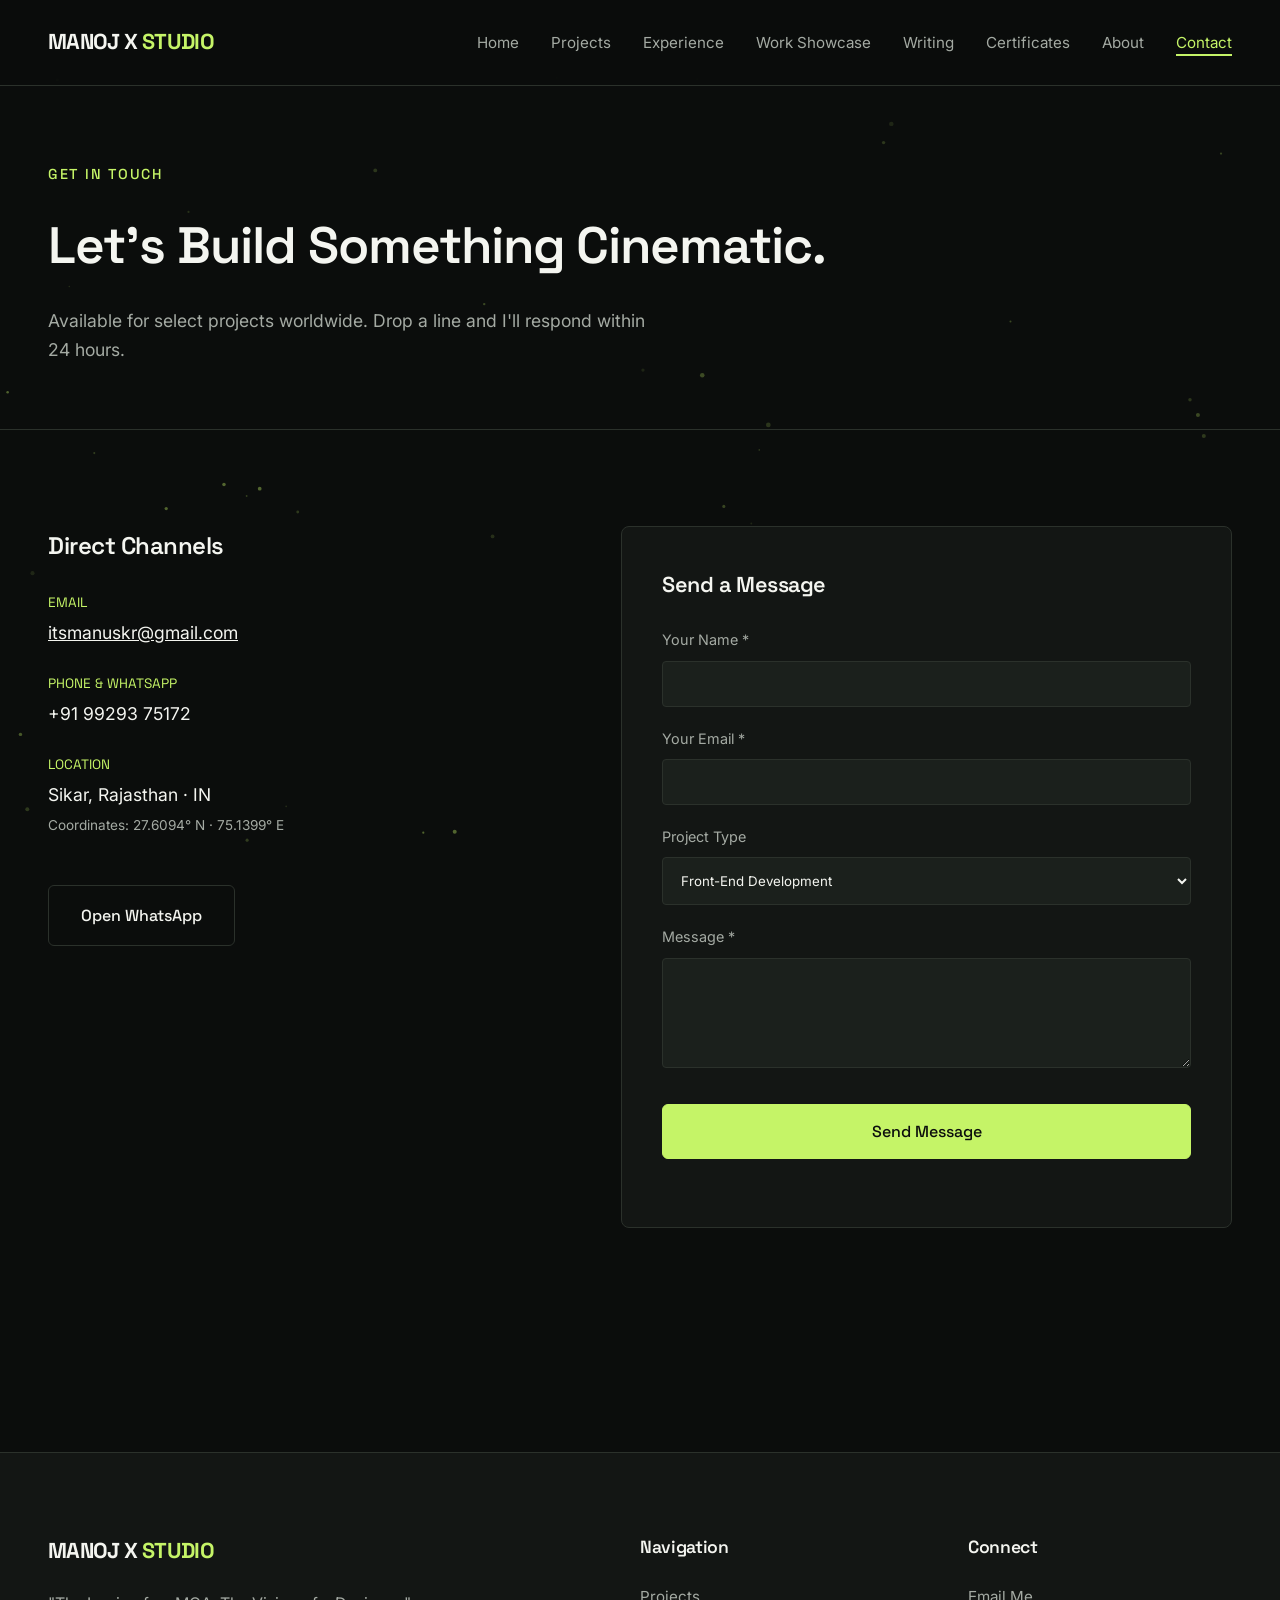
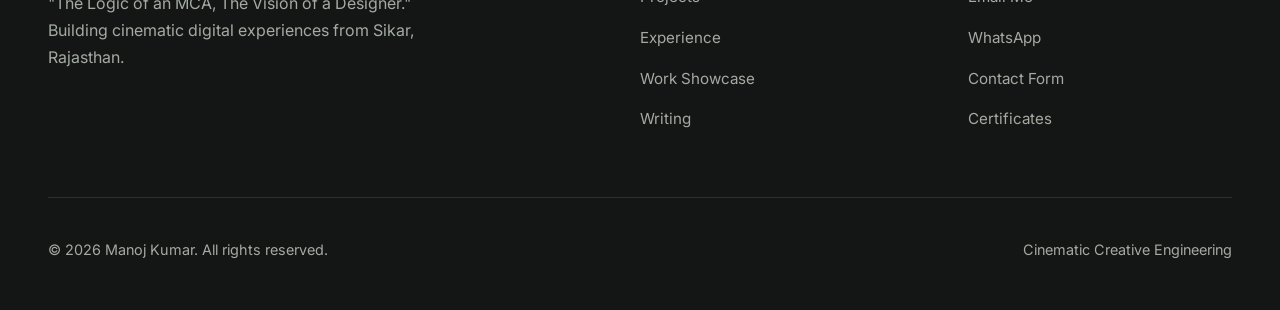
<file: contact.html>
<!DOCTYPE html>
<html lang="en">
<head>
  <meta charset="UTF-8">
  <meta name="viewport" content="width=device-width, initial-scale=1.0">
  <title>Contact — Manoj Kumar</title>
  <meta name="description" content="Get in touch with Manoj Kumar for web development, design, and video production projects. Available worldwide from Sikar, Rajasthan.">
  <link rel="stylesheet" href="css/style.css">
  <link rel="stylesheet" href="css/responsive.css">
</head>
<body>

  <!-- Global Header -->
  <header>
    <div class="nav-container">
      <a href="index.html" class="logo">MANOJ X <span>STUDIO</span></a>
      <nav>
        <ul class="nav-links">
          <li><a href="index.html">Home</a></li>
          <li><a href="projects.html">Projects</a></li>
          <li><a href="experience.html">Experience</a></li>
          <li><a href="work-showcase.html">Work Showcase</a></li>
          <li><a href="writing.html">Writing</a></li>
          <li><a href="certificates.html">Certificates</a></li>
          <li><a href="about.html">About</a></li>
          <li><a href="contact.html" class="active">Contact</a></li>
        </ul>
      </nav>
      <button class="menu-toggle" aria-label="Toggle Navigation">☰</button>
    </div>
  </header>

  <!-- Page Header -->
  <section style="padding: 10rem 0 4rem; border-bottom: 1px solid var(--border);">
    <div class="container">
      <span class="eyebrow">Get In Touch</span>
      <h1 style="font-size: clamp(2.5rem, 4vw, 3.5rem); margin-bottom: 1rem;">Let's Build Something Cinematic.</h1>
      <p style="color: var(--text-secondary); font-size: 1.1rem; max-width: 600px;">
        Available for select projects worldwide. Drop a line and I'll respond within 24 hours.
      </p>
    </div>
  </section>

  <!-- Contact Grid Section -->
  <section style="padding: 6rem 0;">
    <div class="container" style="display: grid; grid-template-columns: 1fr 1.2fr; gap: 4rem;">
      
      <!-- Contact Info -->
      <div>
        <h3 style="font-size: 1.5rem; margin-bottom: 1.5rem;">Direct Channels</h3>
        <div style="display: flex; flex-direction: column; gap: 1.5rem; margin-bottom: 3rem;">
          <div>
            <span style="font-size: 0.85rem; color: var(--accent); font-family: var(--font-heading); display: block; margin-bottom: 0.25rem;">EMAIL</span>
            <a href="mailto:itsmanuskr@gmail.com" style="font-size: 1.1rem; color: var(--text-primary); text-decoration: underline;">itsmanuskr@gmail.com</a>
          </div>
          <div>
            <span style="font-size: 0.85rem; color: var(--accent); font-family: var(--font-heading); display: block; margin-bottom: 0.25rem;">PHONE & WHATSAPP</span>
            <a href="tel:+919929375172" style="font-size: 1.1rem; color: var(--text-primary);">+91 99293 75172</a>
          </div>
          <div>
            <span style="font-size: 0.85rem; color: var(--accent); font-family: var(--font-heading); display: block; margin-bottom: 0.25rem;">LOCATION</span>
            <p style="font-size: 1.1rem; color: var(--text-primary);">Sikar, Rajasthan · IN</p>
            <p style="font-size: 0.85rem; color: var(--text-secondary); margin-top: 0.25rem;">Coordinates: 27.6094° N · 75.1399° E</p>
          </div>
        </div>
        <div style="display: flex; gap: 1rem;">
          <a href="https://wa.me/919929375172" target="_blank" rel="noopener noreferrer" class="btn btn-secondary">Open WhatsApp</a>
        </div>
      </div>

      <!-- Contact Form -->
      <div style="background-color: var(--surface); border: 1px solid var(--border); padding: 2.5rem; border-radius: 8px;">
        <h3 style="font-size: 1.35rem; margin-bottom: 1.5rem;">Send a Message</h3>
        <form id="contactForm" style="display: flex; flex-direction: column; gap: 1.25rem;">
          <div>
            <label for="name" style="display: block; font-size: 0.9rem; margin-bottom: 0.5rem; color: var(--text-secondary);">Your Name *</label>
            <input type="text" id="name" required style="width: 100%; padding: 0.875rem; background: var(--surface-elevated); border: 1px solid var(--border); color: var(--text-primary); border-radius: 4px; font-family: var(--font-body);">
          </div>
          <div>
            <label for="email" style="display: block; font-size: 0.9rem; margin-bottom: 0.5rem; color: var(--text-secondary);">Your Email *</label>
            <input type="email" id="email" required style="width: 100%; padding: 0.875rem; background: var(--surface-elevated); border: 1px solid var(--border); color: var(--text-primary); border-radius: 4px; font-family: var(--font-body);">
          </div>
          <div>
            <label for="projectType" style="display: block; font-size: 0.9rem; margin-bottom: 0.5rem; color: var(--text-secondary);">Project Type</label>
            <select id="projectType" style="width: 100%; padding: 0.875rem; background: var(--surface-elevated); border: 1px solid var(--border); color: var(--text-primary); border-radius: 4px; font-family: var(--font-body);">
              <option value="Front-End Development">Front-End Development</option>
              <option value="Office & Documentation">Office Work & Documentation</option>
              <option value="Graphic Design">Graphic Design</option>
              <option value="Video Editing">Video Editing</option>
              <option value="General Inquiry">General Inquiry</option>
            </select>
          </div>
          <div>
            <label for="message" style="display: block; font-size: 0.9rem; margin-bottom: 0.5rem; color: var(--text-secondary);">Message *</label>
            <textarea id="message" rows="5" required style="width: 100%; padding: 0.875rem; background: var(--surface-elevated); border: 1px solid var(--border); color: var(--text-primary); border-radius: 4px; font-family: var(--font-body); resize: vertical;"></textarea>
          </div>
          <button type="submit" class="btn btn-primary" style="width: 100%; margin-top: 0.5rem;">Send Message</button>
          <p id="formStatus" style="font-size: 0.85rem; text-align: center; margin-top: 0.5rem;"></p>
        </form>
      </div>

    </div>
  </section>

  <!-- Global Footer -->
  <footer>
    <div class="footer-content">
      <div class="footer-info">
        <a href="index.html" class="logo">MANOJ X <span>STUDIO</span></a>
        <p>"The Logic of an MCA, The Vision of a Designer." Building cinematic digital experiences from Sikar, Rajasthan.</p>
      </div>
      <div class="footer-links">
        <h4>Navigation</h4>
        <ul>
          <li><a href="projects.html">Projects</a></li>
          <li><a href="experience.html">Experience</a></li>
          <li><a href="work-showcase.html">Work Showcase</a></li>
          <li><a href="writing.html">Writing</a></li>
        </ul>
      </div>
      <div class="footer-links">
        <h4>Connect</h4>
        <ul>
          <li><a href="mailto:itsmanuskr@gmail.com">Email Me</a></li>
          <li><a href="https://wa.me/919929375172" target="_blank" rel="noopener noreferrer">WhatsApp</a></li>
          <li><a href="contact.html">Contact Form</a></li>
          <li><a href="certificates.html">Certificates</a></li>
        </ul>
      </div>
    </div>
    <div class="footer-bottom">
      <p>© 2026 Manoj Kumar. All rights reserved.</p>
      <p>Cinematic Creative Engineering</p>
    </div>
  </footer>

  <script src="js/main.js"></script>
  <script src="js/contact.js"></script>
</body>
</html>
</file>
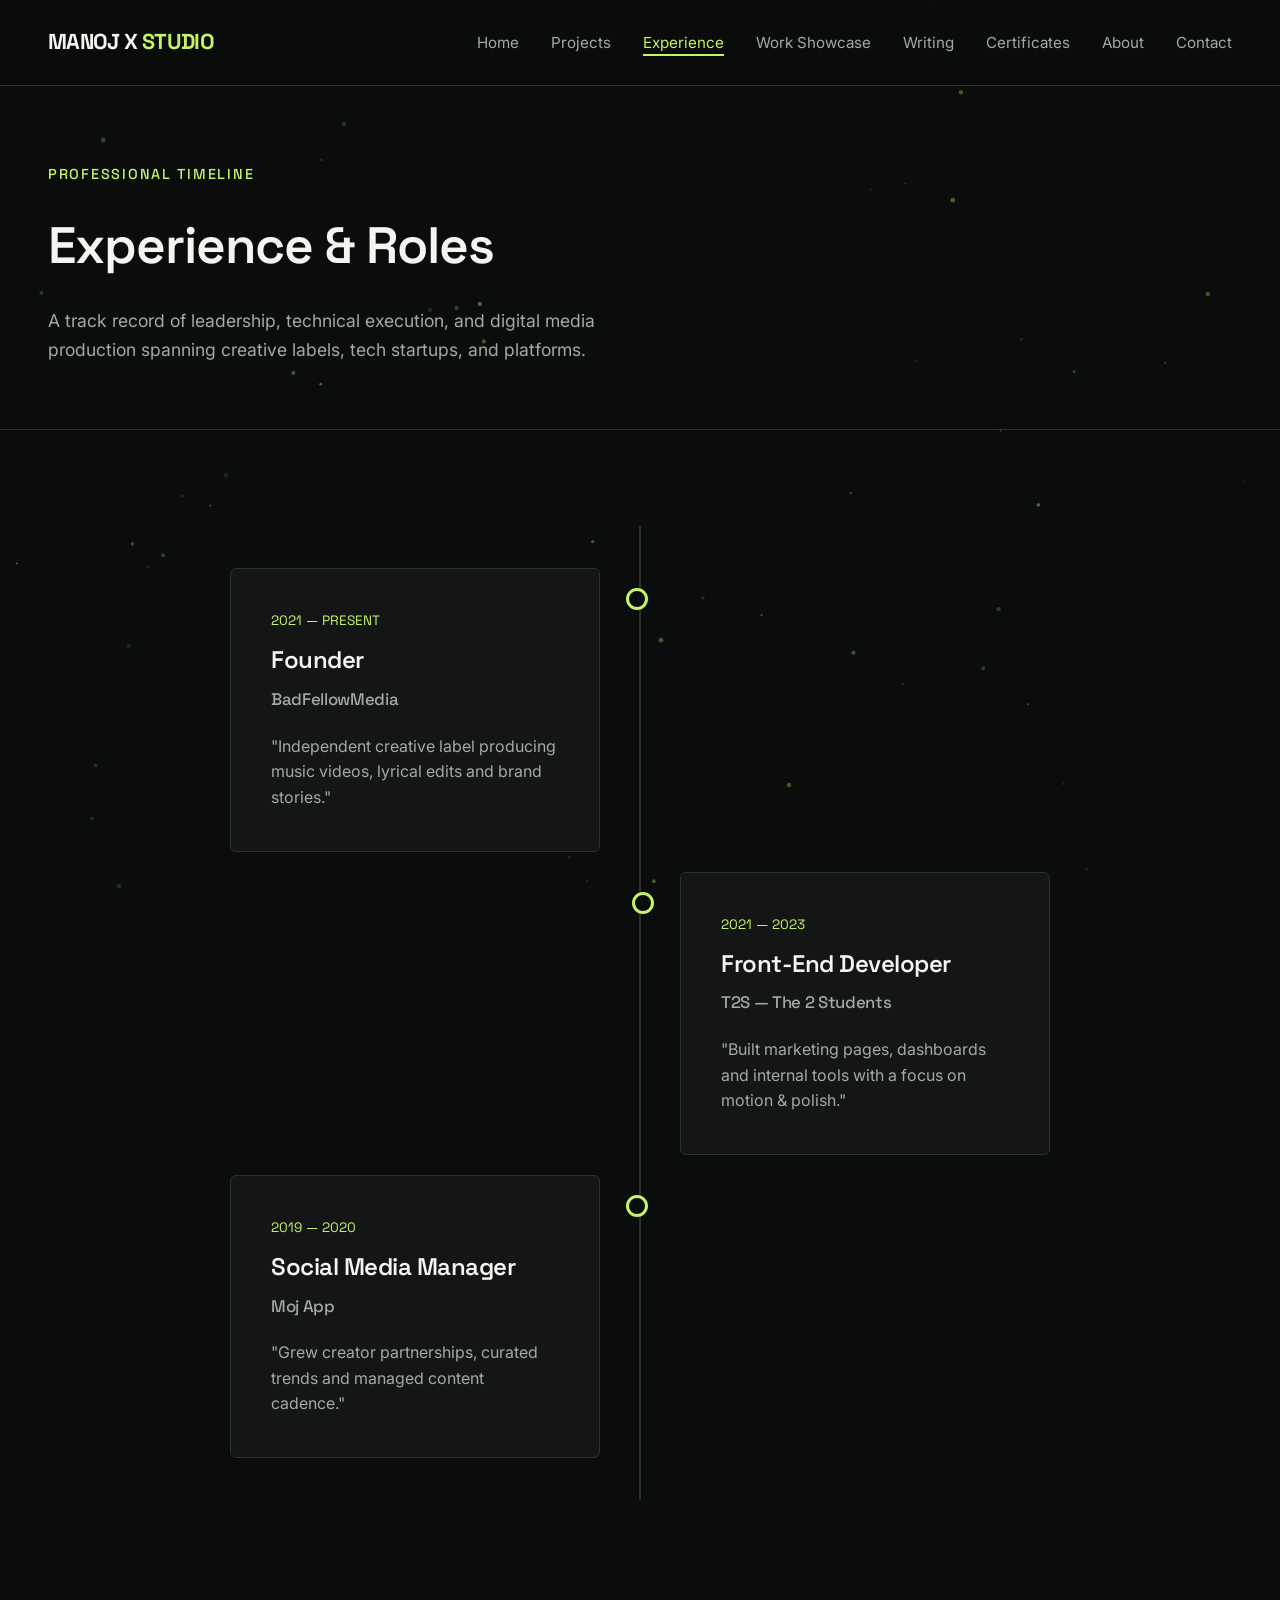
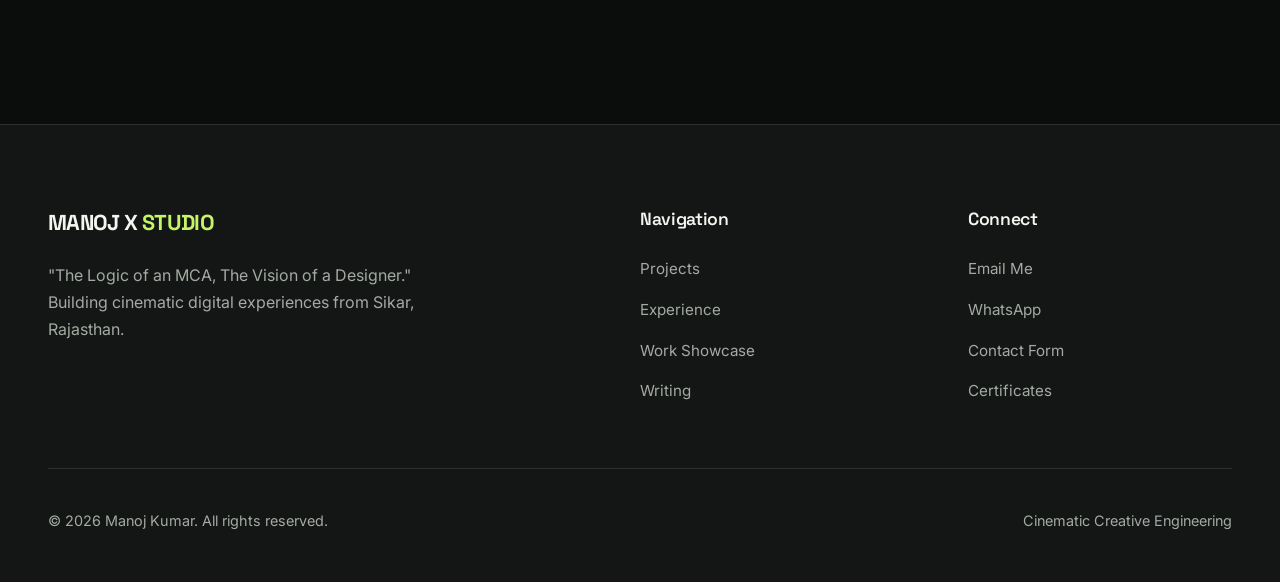
<file: experience.html>
<!DOCTYPE html>
<html lang="en">
<head>
  <meta charset="UTF-8">
  <meta name="viewport" content="width=device-width, initial-scale=1.0">
  <title>Experience — Manoj Kumar</title>
  <meta name="description" content="Professional experience and career timeline of Manoj Kumar across creative leadership, front-end development, and media management.">
  <link rel="stylesheet" href="css/style.css">
  <link rel="stylesheet" href="css/responsive.css">
  <style>
    /* Cinematic Timeline Styles */
    .timeline-container {
      position: relative;
      max-width: 900px;
      margin: 0 auto;
      padding: 2rem 0;
    }
    .timeline-container::after {
      content: '';
      position: absolute;
      width: 2px;
      background-color: var(--border);
      top: 0;
      bottom: 0;
      left: 50%;
      margin-left: -1px;
    }
    .timeline-item {
      padding: 10px 40px;
      position: relative;
      background-color: inherit;
      width: 50%;
    }
    .timeline-item::after {
      content: '';
      position: absolute;
      width: 16px;
      height: 16px;
      right: -8px;
      background-color: var(--bg-color);
      border: 3px solid var(--accent);
      top: 30px;
      border-radius: 50%;
      z-index: 10;
    }
    .timeline-left {
      left: 0;
    }
    .timeline-right {
      left: 50%;
    }
    .timeline-right::after {
      left: -8px;
    }
    .timeline-content {
      padding: 2.5rem;
      background-color: var(--surface);
      border: 1px solid var(--border);
      position: relative;
      border-radius: 6px;
      transition: var(--transition);
    }
    .timeline-content:hover {
      border-color: var(--accent);
      transform: translateY(-4px);
      box-shadow: 0 12px 30px rgba(197, 244, 103, 0.08);
    }

    @media screen and (max-width: 768px) {
      .timeline-container::after {
        left: 31px;
      }
      .timeline-item {
        width: 100%;
        padding-left: 70px;
        padding-right: 25px;
      }
      .timeline-right {
        left: 0%;
      }
      .timeline-left::after, .timeline-right::after {
        left: 23px;
      }
    }
  </style>
</head>
<body>

  <!-- Global Header -->
  <header>
    <div class="nav-container">
      <a href="index.html" class="logo">MANOJ X <span>STUDIO</span></a>
      <nav>
        <ul class="nav-links">
          <li><a href="index.html">Home</a></li>
          <li><a href="projects.html">Projects</a></li>
          <li><a href="experience.html" class="active">Experience</a></li>
          <li><a href="work-showcase.html">Work Showcase</a></li>
          <li><a href="writing.html">Writing</a></li>
          <li><a href="certificates.html">Certificates</a></li>
          <li><a href="about.html">About</a></li>
          <li><a href="contact.html">Contact</a></li>
        </ul>
      </nav>
      <button class="menu-toggle" aria-label="Toggle Navigation">☰</button>
    </div>
  </header>

  <!-- Page Header -->
  <section style="padding: 10rem 0 4rem; border-bottom: 1px solid var(--border);">
    <div class="container">
      <span class="eyebrow">Professional Timeline</span>
      <h1 style="font-size: clamp(2.5rem, 4vw, 3.5rem); margin-bottom: 1rem;">Experience & Roles</h1>
      <p style="color: var(--text-secondary); font-size: 1.1rem; max-width: 600px;">
        A track record of leadership, technical execution, and digital media production spanning creative labels, tech startups, and platforms.
      </p>
    </div>
  </section>

  <!-- Experience Timeline Section -->
  <section style="padding: 6rem 0;">
    <div class="container">
      <div class="timeline-container">
        
        <!-- Item 1: Founder (Left) -->
        <div class="timeline-item timeline-left">
          <div class="timeline-content">
            <span style="font-family: var(--font-heading); font-size: 0.85rem; color: var(--accent); display: block; margin-bottom: 0.5rem;">2021 — PRESENT</span>
            <h3 style="font-size: 1.5rem; margin-bottom: 0.25rem;">Founder</h3>
            <h4 style="font-size: 1.05rem; color: var(--text-secondary); margin-bottom: 1.25rem; font-weight: 500;">BadFellowMedia</h4>
            <p style="color: var(--text-secondary); line-height: 1.6;">
              "Independent creative label producing music videos, lyrical edits and brand stories."
            </p>
          </div>
        </div>

        <!-- Item 2: Front-End Developer (Right) -->
        <div class="timeline-item timeline-right">
          <div class="timeline-content">
            <span style="font-family: var(--font-heading); font-size: 0.85rem; color: var(--accent); display: block; margin-bottom: 0.5rem;">2021 — 2023</span>
            <h3 style="font-size: 1.5rem; margin-bottom: 0.25rem;">Front-End Developer</h3>
            <h4 style="font-size: 1.05rem; color: var(--text-secondary); margin-bottom: 1.25rem; font-weight: 500;">T2S — The 2 Students</h4>
            <p style="color: var(--text-secondary); line-height: 1.6;">
              "Built marketing pages, dashboards and internal tools with a focus on motion & polish."
            </p>
          </div>
        </div>

        <!-- Item 3: Social Media Manager (Left) -->
        <div class="timeline-item timeline-left">
          <div class="timeline-content">
            <span style="font-family: var(--font-heading); font-size: 0.85rem; color: var(--accent); display: block; margin-bottom: 0.5rem;">2019 — 2020</span>
            <h3 style="font-size: 1.5rem; margin-bottom: 0.25rem;">Social Media Manager</h3>
            <h4 style="font-size: 1.05rem; color: var(--text-secondary); margin-bottom: 1.25rem; font-weight: 500;">Moj App</h4>
            <p style="color: var(--text-secondary); line-height: 1.6;">
              "Grew creator partnerships, curated trends and managed content cadence."
            </p>
          </div>
        </div>

      </div>
    </div>
  </section>

  <!-- Global Footer -->
  <footer>
    <div class="footer-content">
      <div class="footer-info">
        <a href="index.html" class="logo">MANOJ X <span>STUDIO</span></a>
        <p>"The Logic of an MCA, The Vision of a Designer." Building cinematic digital experiences from Sikar, Rajasthan.</p>
      </div>
      <div class="footer-links">
        <h4>Navigation</h4>
        <ul>
          <li><a href="projects.html">Projects</a></li>
          <li><a href="experience.html">Experience</a></li>
          <li><a href="work-showcase.html">Work Showcase</a></li>
          <li><a href="writing.html">Writing</a></li>
        </ul>
      </div>
      <div class="footer-links">
        <h4>Connect</h4>
        <ul>
          <li><a href="mailto:itsmanuskr@gmail.com">Email Me</a></li>
          <li><a href="https://wa.me/919929375172" target="_blank" rel="noopener noreferrer">WhatsApp</a></li>
          <li><a href="contact.html">Contact Form</a></li>
          <li><a href="certificates.html">Certificates</a></li>
        </ul>
      </div>
    </div>
    <div class="footer-bottom">
      <p>© 2026 Manoj Kumar. All rights reserved.</p>
      <p>Cinematic Creative Engineering</p>
    </div>
  </footer>

  <script src="js/main.js"></script>
</body>
</html>
</file>
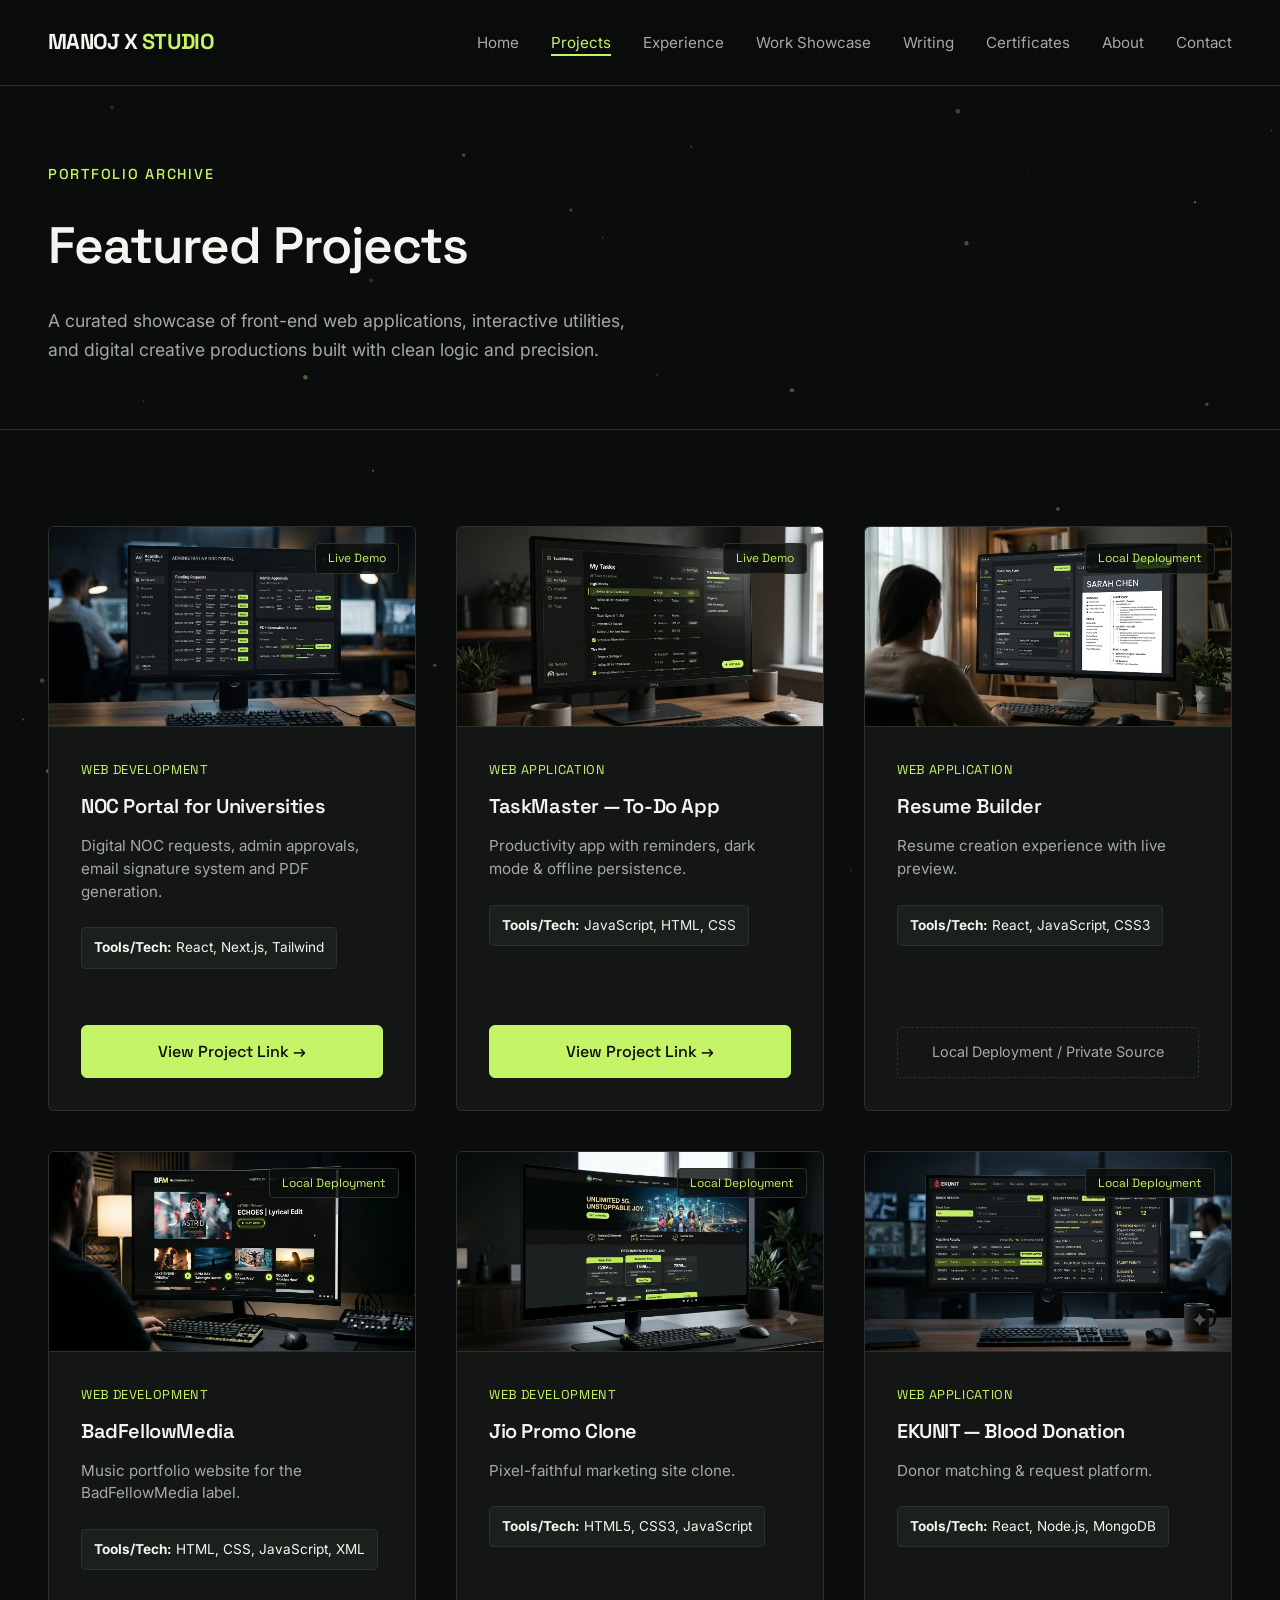
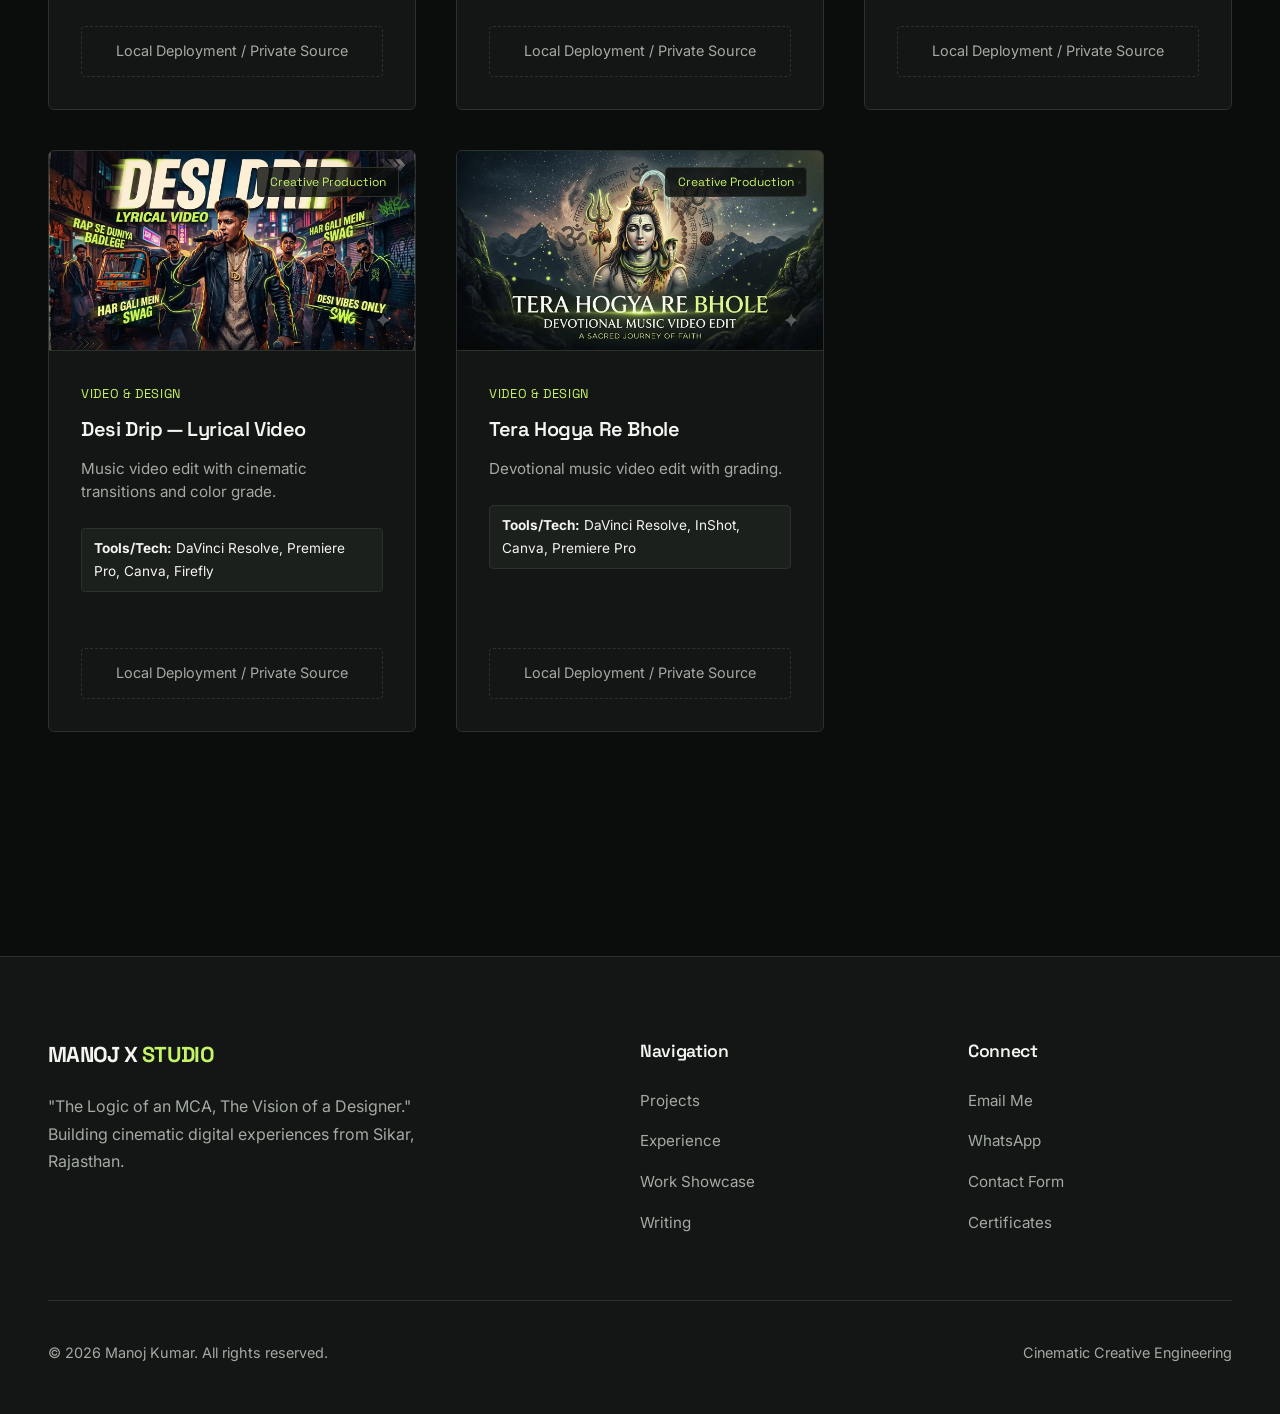
<file: projects.html>
<!DOCTYPE html>
<html lang="en">
<head>
  <meta charset="UTF-8">
  <meta name="viewport" content="width=device-width, initial-scale=1.0">
  <title>Projects — Manoj Kumar</title>
  <meta name="description" content="Explore front-end web applications, interactive tools, and creative design projects by Manoj Kumar.">
  <link rel="stylesheet" href="css/style.css">
  <link rel="stylesheet" href="css/responsive.css">
</head>
<body>

  <!-- Global Header -->
  <header>
    <div class="nav-container">
      <a href="index.html" class="logo">MANOJ X <span>STUDIO</span></a>
      <nav>
        <ul class="nav-links">
          <li><a href="index.html">Home</a></li>
          <li><a href="projects.html" class="active">Projects</a></li>
          <li><a href="experience.html">Experience</a></li>
          <li><a href="work-showcase.html">Work Showcase</a></li>
          <li><a href="writing.html">Writing</a></li>
          <li><a href="certificates.html">Certificates</a></li>
          <li><a href="about.html">About</a></li>
          <li><a href="contact.html">Contact</a></li>
        </ul>
      </nav>
      <button class="menu-toggle" aria-label="Toggle Navigation">☰</button>
    </div>
  </header>

  <!-- Page Header -->
  <section style="padding: 10rem 0 4rem; border-bottom: 1px solid var(--border);">
    <div class="container">
      <span class="eyebrow">Portfolio Archive</span>
      <h1 style="font-size: clamp(2.5rem, 4vw, 3.5rem); margin-bottom: 1rem;">Featured Projects</h1>
      <p style="color: var(--text-secondary); font-size: 1.1rem; max-width: 600px;">
        A curated showcase of front-end web applications, interactive utilities, and digital creative productions built with clean logic and precision.
      </p>
    </div>
  </section>

  <!-- Projects Grid Section -->
  <section style="padding: 6rem 0;">
    <div class="container">
      <div id="projectsGrid" style="display: grid; grid-template-columns: repeat(auto-fit, minmax(350px, 1fr)); gap: 2.5rem;">
        <!-- Dynamic Content injected via js/projects.js -->
      </div>
    </div>
  </section>

  <!-- Global Footer -->
  <footer>
    <div class="footer-content">
      <div class="footer-info">
        <a href="index.html" class="logo">MANOJ X <span>STUDIO</span></a>
        <p>"The Logic of an MCA, The Vision of a Designer." Building cinematic digital experiences from Sikar, Rajasthan.</p>
      </div>
      <div class="footer-links">
        <h4>Navigation</h4>
        <ul>
          <li><a href="projects.html">Projects</a></li>
          <li><a href="experience.html">Experience</a></li>
          <li><a href="work-showcase.html">Work Showcase</a></li>
          <li><a href="writing.html">Writing</a></li>
        </ul>
      </div>
      <div class="footer-links">
        <h4>Connect</h4>
        <ul>
          <li><a href="mailto:itsmanuskr@gmail.com">Email Me</a></li>
          <li><a href="https://wa.me/919929375172" target="_blank" rel="noopener noreferrer">WhatsApp</a></li>
          <li><a href="contact.html">Contact Form</a></li>
          <li><a href="certificates.html">Certificates</a></li>
        </ul>
      </div>
    </div>
    <div class="footer-bottom">
      <p>© 2026 Manoj Kumar. All rights reserved.</p>
      <p>Cinematic Creative Engineering</p>
    </div>
  </footer>

  <script src="js/main.js"></script>
  <script src="js/projects.js"></script>
</body>
</html>
</file>
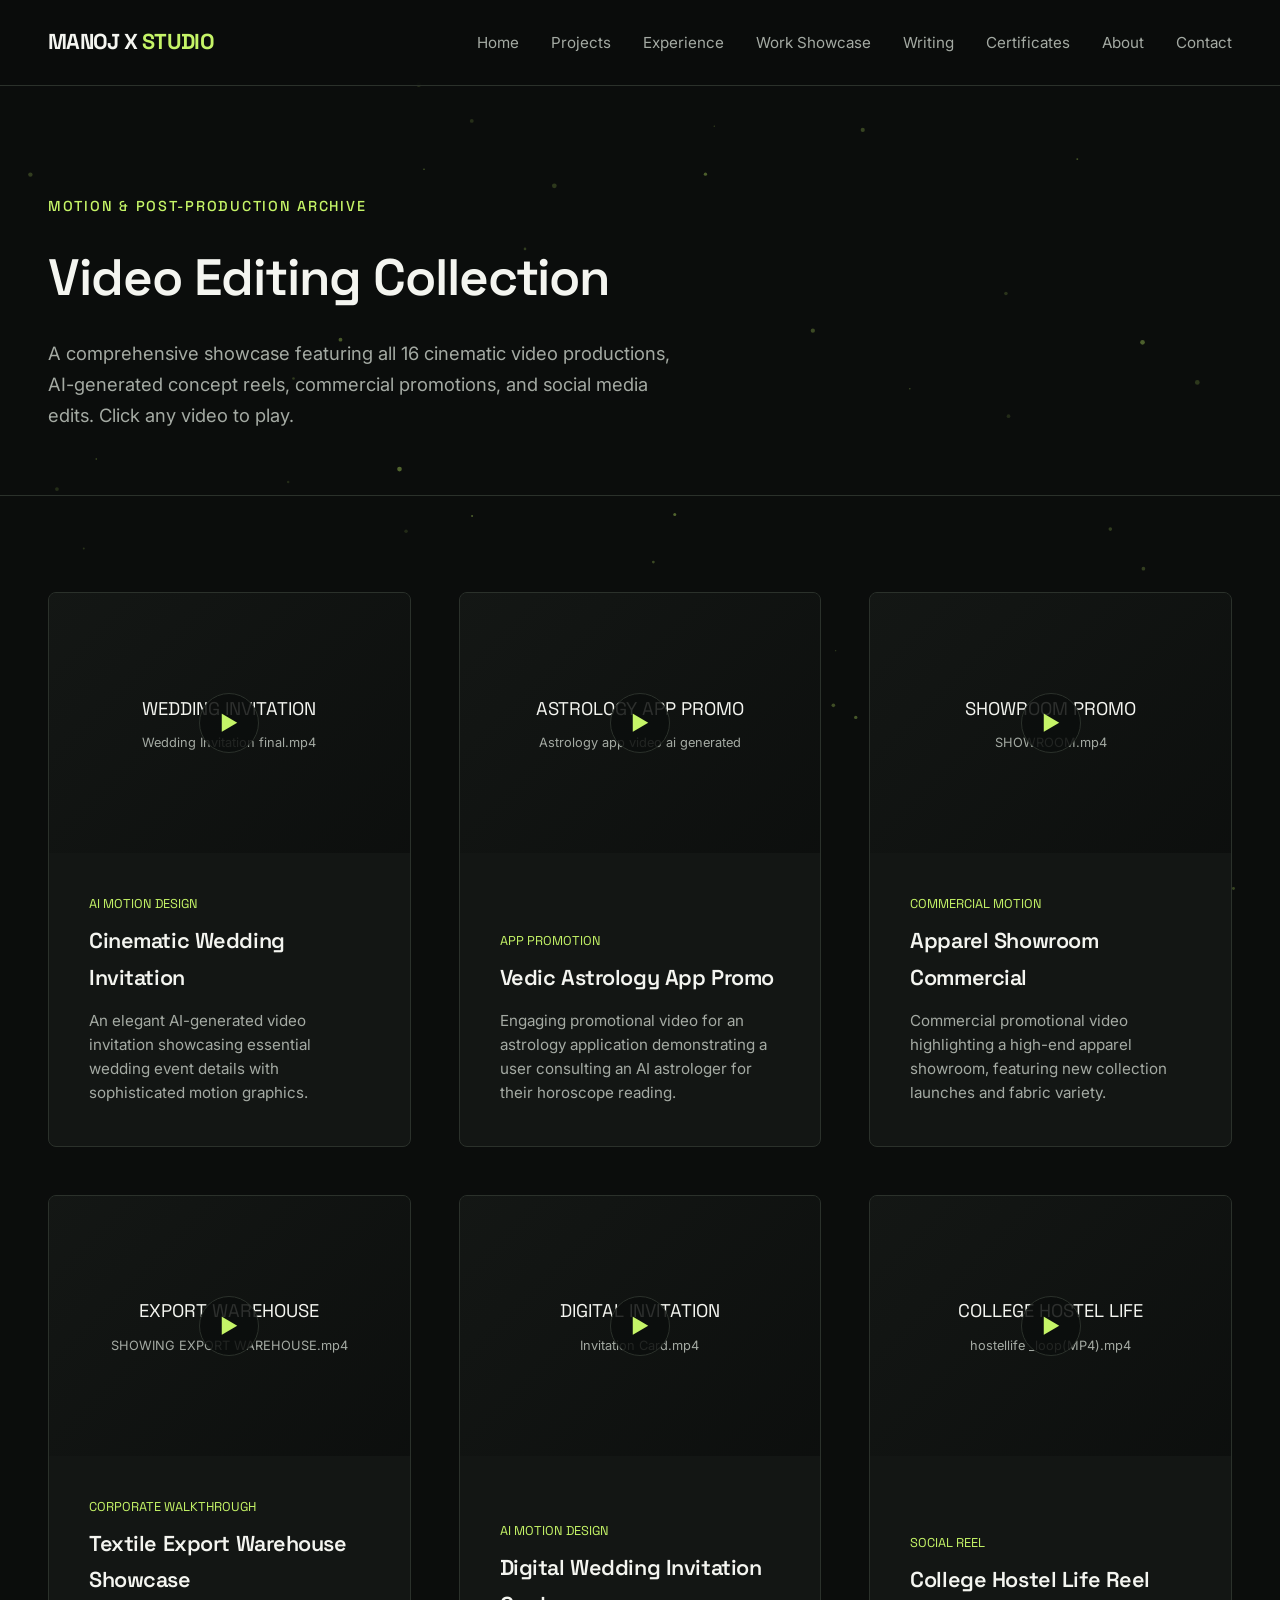
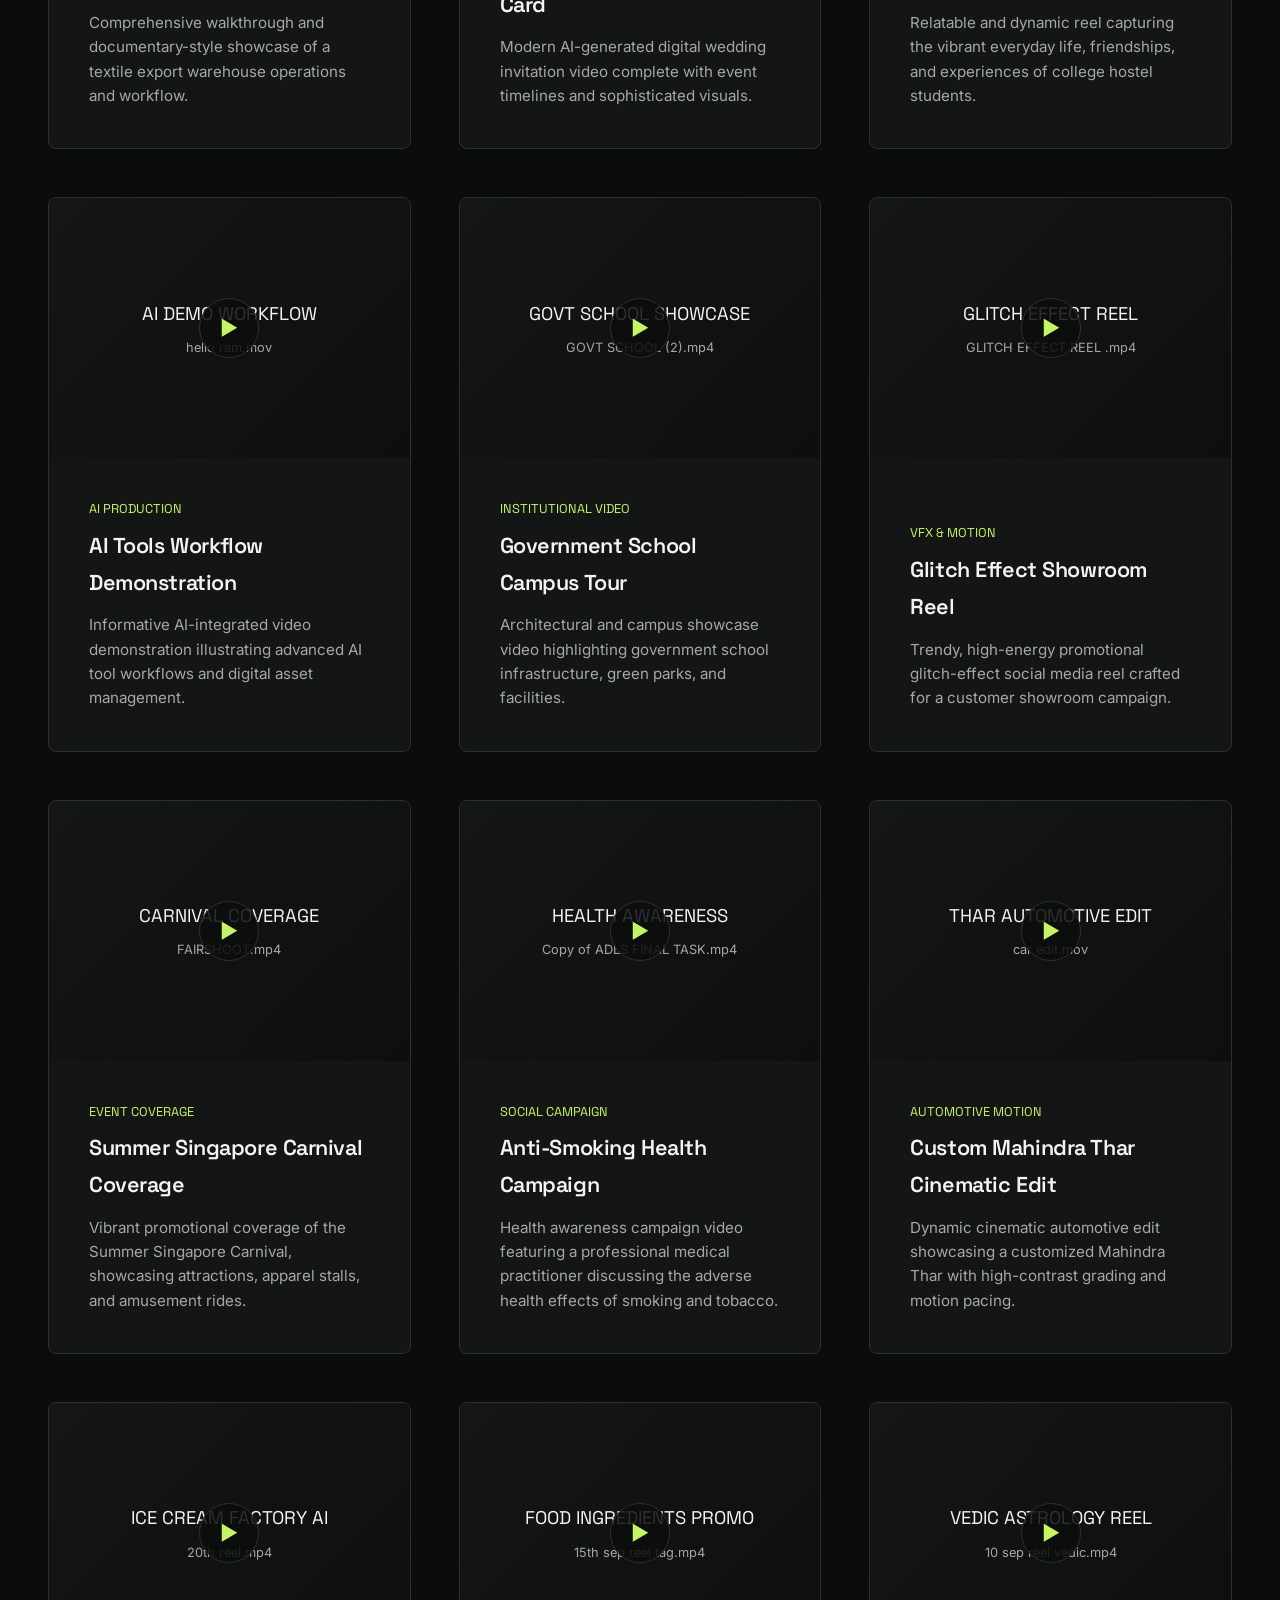
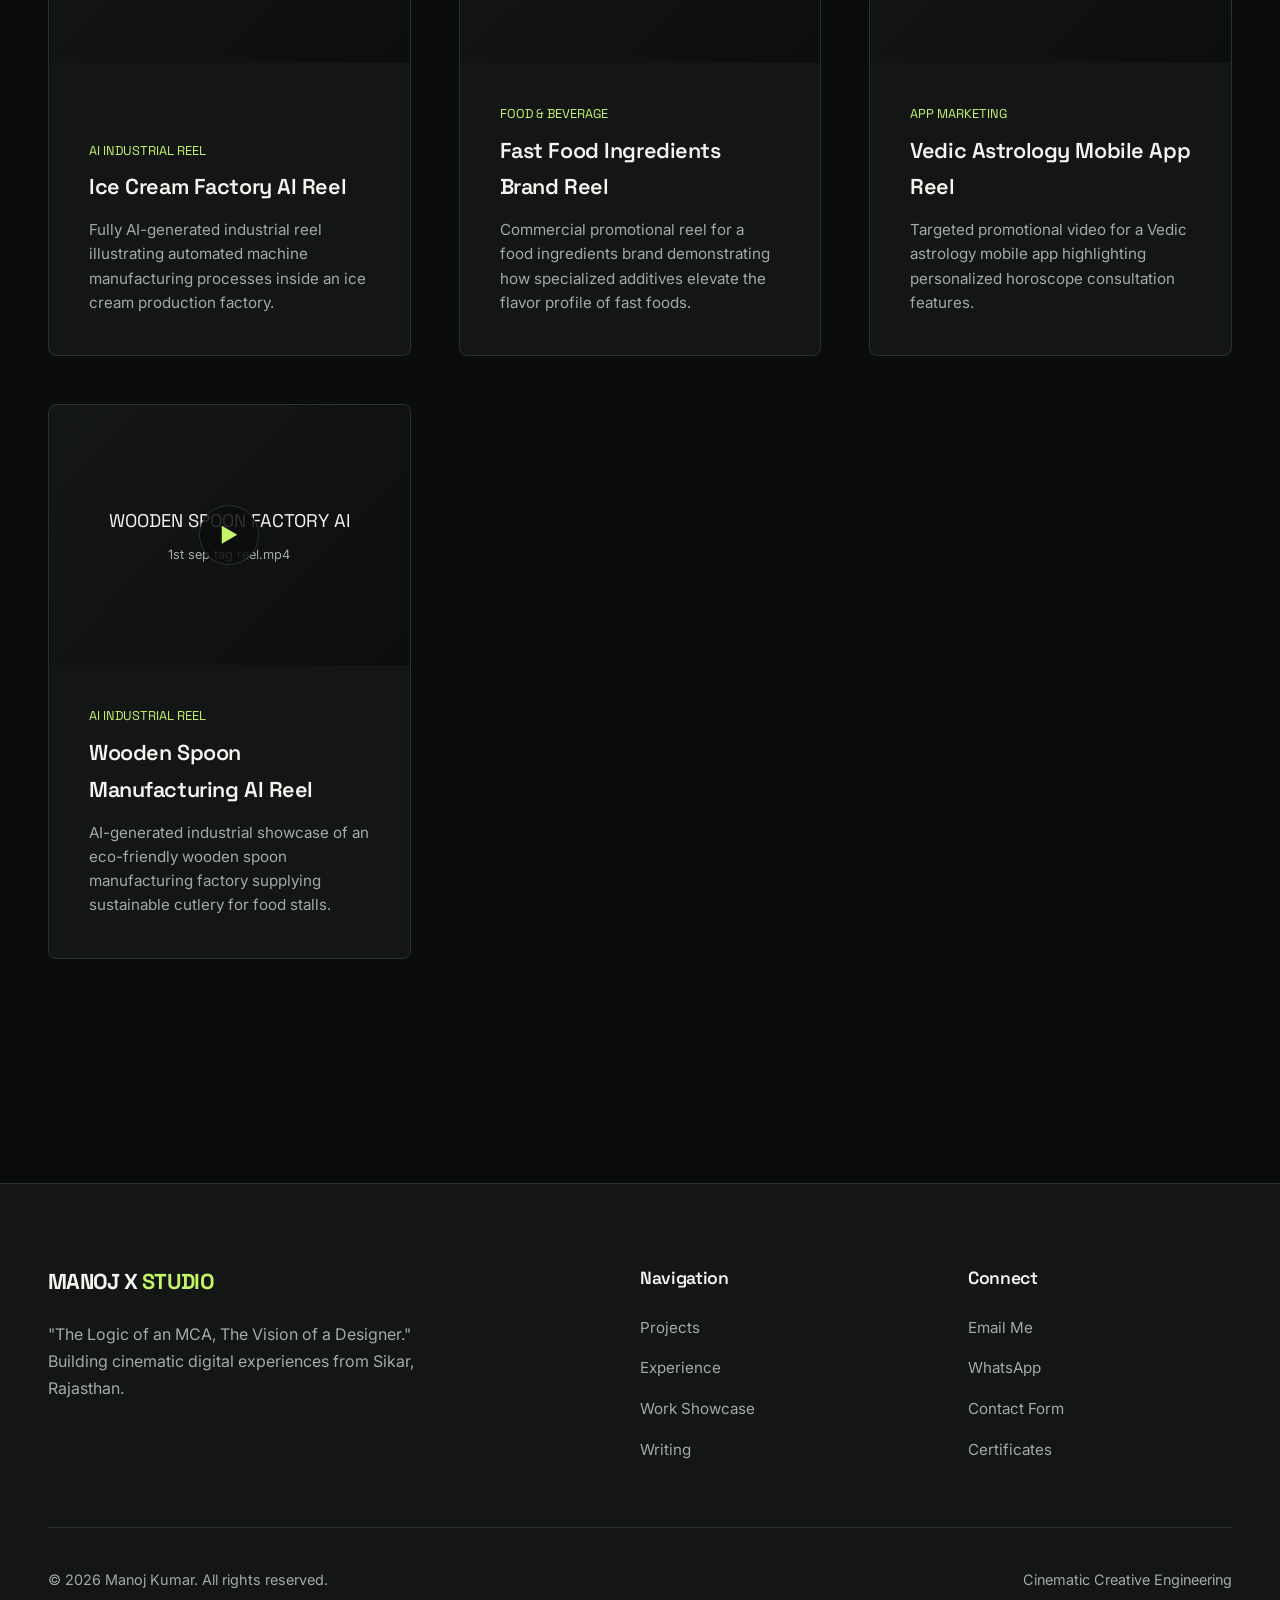
<file: video-editing.html>
<!DOCTYPE html>
<html lang="en">
<head>
  <meta charset="UTF-8">
  <meta name="viewport" content="width=device-width, initial-scale=1.0">
  <title>Video Editing Showcase — Manoj Kumar</title>
  <meta name="description" content="Explore the complete collection of 16 professional video edits, AI productions, commercials, and social media reels by Manoj Kumar with interactive playback.">
  <link rel="stylesheet" href="css/style.css">
  <link rel="stylesheet" href="css/responsive.css">
  <style>
    /* Cinematic Video Modal Lightbox Styles */
    .video-modal {
      position: fixed;
      inset: 0;
      background-color: rgba(11, 13, 12, 0.96);
      backdrop-filter: blur(18px);
      z-index: 9999;
      display: flex;
      align-items: center;
      justify-content: center;
      padding: 2rem;
      opacity: 0;
      visibility: hidden;
      transition: opacity 0.3s ease, visibility 0.3s ease;
    }
    .video-modal.active {
      opacity: 1;
      visibility: visible;
    }
    .video-modal-content {
      position: relative;
      width: 100%;
      max-width: 950px;
      display: flex;
      flex-direction: column;
      align-items: center;
      transform: scale(0.95);
      transition: transform 0.3s cubic-bezier(0.16, 1, 0.3, 1);
    }
    .video-modal.active .video-modal-content {
      transform: scale(1);
    }
    .video-modal-content video {
      width: 100%;
      max-height: 72vh;
      border-radius: 8px;
      border: 1px solid var(--border);
      background: #000;
      box-shadow: 0 25px 60px rgba(0,0,0,0.85), 0 0 30px rgba(197, 244, 103, 0.15);
    }
    .video-modal-close {
      position: absolute;
      top: -3.5rem;
      right: 0;
      background: none;
      border: none;
      color: var(--text-primary);
      font-size: 2.25rem;
      cursor: pointer;
      transition: var(--transition);
    }
    .video-modal-close:hover {
      color: var(--accent);
    }
    .video-modal-info {
      margin-top: 1.5rem;
      text-align: center;
      color: var(--text-primary);
      font-family: var(--font-heading);
    }
    .video-modal-info h3 {
      font-size: 1.35rem;
      margin-bottom: 0.35rem;
    }
    .video-modal-info p {
      color: var(--text-secondary);
      font-size: 0.95rem;
      font-family: var(--font-body);
    }
    .video-card-thumb {
      cursor: pointer;
      transition: var(--transition);
    }
    .video-card-thumb:hover .play-overlay {
      background: rgba(197, 244, 103, 0.25);
      border-color: var(--accent);
    }
  </style>
</head>
<body>

  <!-- Global Header -->
  <header>
    <div class="nav-container">
      <a href="index.html" class="logo">MANOJ X <span>STUDIO</span></a>
      <nav>
        <ul class="nav-links">
          <li><a href="index.html">Home</a></li>
          <li><a href="projects.html">Projects</a></li>
          <li><a href="experience.html">Experience</a></li>
          <li><a href="work-showcase.html">Work Showcase</a></li>
          <li><a href="writing.html">Writing</a></li>
          <li><a href="certificates.html">Certificates</a></li>
          <li><a href="about.html">About</a></li>
          <li><a href="contact.html">Contact</a></li>
        </ul>
      </nav>
      <button class="menu-toggle" aria-label="Toggle Navigation">☰</button>
    </div>
  </header>

  <!-- Page Header -->
  <section style="padding: 12rem 0 4rem; border-bottom: 1px solid var(--border);">
    <div class="container">
      <span class="eyebrow">Motion & Post-Production Archive</span>
      <h1 style="font-size: clamp(2.5rem, 4vw, 3.5rem); margin-bottom: 1rem;">Video Editing Collection</h1>
      <p style="color: var(--text-secondary); font-size: 1.15rem; max-width: 650px;">
        A comprehensive showcase featuring all 16 cinematic video productions, AI-generated concept reels, commercial promotions, and social media edits. Click any video to play.
      </p>
    </div>
  </section>

  <!-- Complete 16 Videos Gallery Grid -->
  <section style="padding: 6rem 0;">
    <div class="container">
      <div style="display: grid; grid-template-columns: repeat(auto-fit, minmax(360px, 1fr)); gap: 3rem;">

        <!-- Video 1 -->
        <div class="cinematic-card" style="background-color: var(--surface); border: 1px solid var(--border); border-radius: 8px; overflow: hidden; display: flex; flex-direction: column; justify-content: space-between;">
          <div class="video-card-thumb video-trigger" data-src="assets/videos/Wedding Invitation final.mp4" data-title="Cinematic Wedding Invitation Card" data-desc="An elegant AI-generated video invitation showcasing essential wedding event details with sophisticated motion graphics." style="height: 260px; background-color: var(--surface-elevated); position: relative; overflow: hidden; display: flex; align-items: center; justify-content: center;">
            <div style="position: absolute; inset: 0; background: linear-gradient(135deg, rgba(19,22,20,0.9), rgba(11,13,12,0.9)); display: flex; flex-direction: column; align-items: center; justify-content: center; text-align: center; padding: 2rem;">
              <span style="font-family: var(--font-heading); font-size: 1.15rem; color: var(--text-primary); margin-bottom: 0.5rem;">WEDDING INVITATION</span>
              <span style="font-size: 0.8rem; color: var(--text-secondary);">Wedding Invitation final.mp4</span>
            </div>
            <div class="play-overlay" style="position: absolute; width: 60px; height: 60px; background: rgba(11, 13, 12, 0.85); border: 1px solid var(--border); border-radius: 50%; display: flex; align-items: center; justify-content: center; color: var(--accent); font-size: 1.25rem; z-index: 2; transition: var(--transition);">▶</div>
          </div>
          <div style="padding: 2.5rem;">
            <span style="font-size: 0.8rem; color: var(--accent); font-family: var(--font-heading); text-transform: uppercase; display: block; margin-bottom: 0.5rem;">AI Motion Design</span>
            <h3 style="font-size: 1.35rem; margin-bottom: 0.75rem;">Cinematic Wedding Invitation</h3>
            <p style="color: var(--text-secondary); font-size: 0.95rem; line-height: 1.6;">An elegant AI-generated video invitation showcasing essential wedding event details with sophisticated motion graphics.</p>
          </div>
        </div>

        <!-- Video 2 -->
        <div class="cinematic-card" style="background-color: var(--surface); border: 1px solid var(--border); border-radius: 8px; overflow: hidden; display: flex; flex-direction: column; justify-content: space-between;">
          <div class="video-card-thumb video-trigger" data-src="assets/videos/Astrology app video ai generated" data-title="Vedic Astrology App Promo" data-desc="Engaging promotional video for an astrology application demonstrating a user consulting an AI astrologer for their horoscope reading." style="height: 260px; background-color: var(--surface-elevated); position: relative; overflow: hidden; display: flex; align-items: center; justify-content: center;">
            <div style="position: absolute; inset: 0; background: linear-gradient(135deg, rgba(19,22,20,0.9), rgba(11,13,12,0.9)); display: flex; flex-direction: column; align-items: center; justify-content: center; text-align: center; padding: 2rem;">
              <span style="font-family: var(--font-heading); font-size: 1.15rem; color: var(--text-primary); margin-bottom: 0.5rem;">ASTROLOGY APP PROMO</span>
              <span style="font-size: 0.8rem; color: var(--text-secondary);">Astrology app video ai generated</span>
            </div>
            <div class="play-overlay" style="position: absolute; width: 60px; height: 60px; background: rgba(11, 13, 12, 0.85); border: 1px solid var(--border); border-radius: 50%; display: flex; align-items: center; justify-content: center; color: var(--accent); font-size: 1.25rem; z-index: 2; transition: var(--transition);">▶</div>
          </div>
          <div style="padding: 2.5rem;">
            <span style="font-size: 0.8rem; color: var(--accent); font-family: var(--font-heading); text-transform: uppercase; display: block; margin-bottom: 0.5rem;">App Promotion</span>
            <h3 style="font-size: 1.35rem; margin-bottom: 0.75rem;">Vedic Astrology App Promo</h3>
            <p style="color: var(--text-secondary); font-size: 0.95rem; line-height: 1.6;">Engaging promotional video for an astrology application demonstrating a user consulting an AI astrologer for their horoscope reading.</p>
          </div>
        </div>

        <!-- Video 3 -->
        <div class="cinematic-card" style="background-color: var(--surface); border: 1px solid var(--border); border-radius: 8px; overflow: hidden; display: flex; flex-direction: column; justify-content: space-between;">
          <div class="video-card-thumb video-trigger" data-src="assets/videos/SHOWROOM.mp4" data-title="Apparel Showroom Commercial" data-desc="Commercial promotional video highlighting a high-end apparel showroom, featuring new collection launches and fabric variety." style="height: 260px; background-color: var(--surface-elevated); position: relative; overflow: hidden; display: flex; align-items: center; justify-content: center;">
            <div style="position: absolute; inset: 0; background: linear-gradient(135deg, rgba(19,22,20,0.9), rgba(11,13,12,0.9)); display: flex; flex-direction: column; align-items: center; justify-content: center; text-align: center; padding: 2rem;">
              <span style="font-family: var(--font-heading); font-size: 1.15rem; color: var(--text-primary); margin-bottom: 0.5rem;">SHOWROOM PROMO</span>
              <span style="font-size: 0.8rem; color: var(--text-secondary);">SHOWROOM.mp4</span>
            </div>
            <div class="play-overlay" style="position: absolute; width: 60px; height: 60px; background: rgba(11, 13, 12, 0.85); border: 1px solid var(--border); border-radius: 50%; display: flex; align-items: center; justify-content: center; color: var(--accent); font-size: 1.25rem; z-index: 2; transition: var(--transition);">▶</div>
          </div>
          <div style="padding: 2.5rem;">
            <span style="font-size: 0.8rem; color: var(--accent); font-family: var(--font-heading); text-transform: uppercase; display: block; margin-bottom: 0.5rem;">Commercial Motion</span>
            <h3 style="font-size: 1.35rem; margin-bottom: 0.75rem;">Apparel Showroom Commercial</h3>
            <p style="color: var(--text-secondary); font-size: 0.95rem; line-height: 1.6;">Commercial promotional video highlighting a high-end apparel showroom, featuring new collection launches and fabric variety.</p>
          </div>
        </div>

        <!-- Video 4 -->
        <div class="cinematic-card" style="background-color: var(--surface); border: 1px solid var(--border); border-radius: 8px; overflow: hidden; display: flex; flex-direction: column; justify-content: space-between;">
          <div class="video-card-thumb video-trigger" data-src="assets/videos/SHOWING EXPORT WAREHOUSE.mp4" data-title="Textile Export Warehouse Showcase" data-desc="Comprehensive walkthrough and documentary-style showcase of a textile export warehouse operations and workflow." style="height: 260px; background-color: var(--surface-elevated); position: relative; overflow: hidden; display: flex; align-items: center; justify-content: center;">
            <div style="position: absolute; inset: 0; background: linear-gradient(135deg, rgba(19,22,20,0.9), rgba(11,13,12,0.9)); display: flex; flex-direction: column; align-items: center; justify-content: center; text-align: center; padding: 2rem;">
              <span style="font-family: var(--font-heading); font-size: 1.15rem; color: var(--text-primary); margin-bottom: 0.5rem;">EXPORT WAREHOUSE</span>
              <span style="font-size: 0.8rem; color: var(--text-secondary);">SHOWING EXPORT WAREHOUSE.mp4</span>
            </div>
            <div class="play-overlay" style="position: absolute; width: 60px; height: 60px; background: rgba(11, 13, 12, 0.85); border: 1px solid var(--border); border-radius: 50%; display: flex; align-items: center; justify-content: center; color: var(--accent); font-size: 1.25rem; z-index: 2; transition: var(--transition);">▶</div>
          </div>
          <div style="padding: 2.5rem;">
            <span style="font-size: 0.8rem; color: var(--accent); font-family: var(--font-heading); text-transform: uppercase; display: block; margin-bottom: 0.5rem;">Corporate Walkthrough</span>
            <h3 style="font-size: 1.35rem; margin-bottom: 0.75rem;">Textile Export Warehouse Showcase</h3>
            <p style="color: var(--text-secondary); font-size: 0.95rem; line-height: 1.6;">Comprehensive walkthrough and documentary-style showcase of a textile export warehouse operations and workflow.</p>
          </div>
        </div>

        <!-- Video 5 -->
        <div class="cinematic-card" style="background-color: var(--surface); border: 1px solid var(--border); border-radius: 8px; overflow: hidden; display: flex; flex-direction: column; justify-content: space-between;">
          <div class="video-card-thumb video-trigger" data-src="assets/videos/Invitation Card.mp4" data-title="Digital Wedding Invitation Card" data-desc="Modern AI-generated digital wedding invitation video complete with event timelines and sophisticated visuals." style="height: 260px; background-color: var(--surface-elevated); position: relative; overflow: hidden; display: flex; align-items: center; justify-content: center;">
            <div style="position: absolute; inset: 0; background: linear-gradient(135deg, rgba(19,22,20,0.9), rgba(11,13,12,0.9)); display: flex; flex-direction: column; align-items: center; justify-content: center; text-align: center; padding: 2rem;">
              <span style="font-family: var(--font-heading); font-size: 1.15rem; color: var(--text-primary); margin-bottom: 0.5rem;">DIGITAL INVITATION</span>
              <span style="font-size: 0.8rem; color: var(--text-secondary);">Invitation Card.mp4</span>
            </div>
            <div class="play-overlay" style="position: absolute; width: 60px; height: 60px; background: rgba(11, 13, 12, 0.85); border: 1px solid var(--border); border-radius: 50%; display: flex; align-items: center; justify-content: center; color: var(--accent); font-size: 1.25rem; z-index: 2; transition: var(--transition);">▶</div>
          </div>
          <div style="padding: 2.5rem;">
            <span style="font-size: 0.8rem; color: var(--accent); font-family: var(--font-heading); text-transform: uppercase; display: block; margin-bottom: 0.5rem;">AI Motion Design</span>
            <h3 style="font-size: 1.35rem; margin-bottom: 0.75rem;">Digital Wedding Invitation Card</h3>
            <p style="color: var(--text-secondary); font-size: 0.95rem; line-height: 1.6;">Modern AI-generated digital wedding invitation video complete with event timelines and sophisticated visuals.</p>
          </div>
        </div>

        <!-- Video 6 -->
        <div class="cinematic-card" style="background-color: var(--surface); border: 1px solid var(--border); border-radius: 8px; overflow: hidden; display: flex; flex-direction: column; justify-content: space-between;">
          <div class="video-card-thumb video-trigger" data-src="assets/videos/hostellife _loop(MP4).mp4" data-title="College Hostel Life Reel" data-desc="Relatable and dynamic reel capturing the vibrant everyday life, friendships, and experiences of college hostel students." style="height: 260px; background-color: var(--surface-elevated); position: relative; overflow: hidden; display: flex; align-items: center; justify-content: center;">
            <div style="position: absolute; inset: 0; background: linear-gradient(135deg, rgba(19,22,20,0.9), rgba(11,13,12,0.9)); display: flex; flex-direction: column; align-items: center; justify-content: center; text-align: center; padding: 2rem;">
              <span style="font-family: var(--font-heading); font-size: 1.15rem; color: var(--text-primary); margin-bottom: 0.5rem;">COLLEGE HOSTEL LIFE</span>
              <span style="font-size: 0.8rem; color: var(--text-secondary);">hostellife _loop(MP4).mp4</span>
            </div>
            <div class="play-overlay" style="position: absolute; width: 60px; height: 60px; background: rgba(11, 13, 12, 0.85); border: 1px solid var(--border); border-radius: 50%; display: flex; align-items: center; justify-content: center; color: var(--accent); font-size: 1.25rem; z-index: 2; transition: var(--transition);">▶</div>
          </div>
          <div style="padding: 2.5rem;">
            <span style="font-size: 0.8rem; color: var(--accent); font-family: var(--font-heading); text-transform: uppercase; display: block; margin-bottom: 0.5rem;">Social Reel</span>
            <h3 style="font-size: 1.35rem; margin-bottom: 0.75rem;">College Hostel Life Reel</h3>
            <p style="color: var(--text-secondary); font-size: 0.95rem; line-height: 1.6;">Relatable and dynamic reel capturing the vibrant everyday life, friendships, and experiences of college hostel students.</p>
          </div>
        </div>

        <!-- Video 7 -->
        <div class="cinematic-card" style="background-color: var(--surface); border: 1px solid var(--border); border-radius: 8px; overflow: hidden; display: flex; flex-direction: column; justify-content: space-between;">
          <div class="video-card-thumb video-trigger" data-src="assets/videos/hello ram.mov" data-title="AI Tools Workflow Demonstration" data-desc="Informative AI-integrated video demonstration illustrating advanced AI tool workflows and digital asset management." style="height: 260px; background-color: var(--surface-elevated); position: relative; overflow: hidden; display: flex; align-items: center; justify-content: center;">
            <div style="position: absolute; inset: 0; background: linear-gradient(135deg, rgba(19,22,20,0.9), rgba(11,13,12,0.9)); display: flex; flex-direction: column; align-items: center; justify-content: center; text-align: center; padding: 2rem;">
              <span style="font-family: var(--font-heading); font-size: 1.15rem; color: var(--text-primary); margin-bottom: 0.5rem;">AI DEMO WORKFLOW</span>
              <span style="font-size: 0.8rem; color: var(--text-secondary);">hello ram.mov</span>
            </div>
            <div class="play-overlay" style="position: absolute; width: 60px; height: 60px; background: rgba(11, 13, 12, 0.85); border: 1px solid var(--border); border-radius: 50%; display: flex; align-items: center; justify-content: center; color: var(--accent); font-size: 1.25rem; z-index: 2; transition: var(--transition);">▶</div>
          </div>
          <div style="padding: 2.5rem;">
            <span style="font-size: 0.8rem; color: var(--accent); font-family: var(--font-heading); text-transform: uppercase; display: block; margin-bottom: 0.5rem;">AI Production</span>
            <h3 style="font-size: 1.35rem; margin-bottom: 0.75rem;">AI Tools Workflow Demonstration</h3>
            <p style="color: var(--text-secondary); font-size: 0.95rem; line-height: 1.6;">Informative AI-integrated video demonstration illustrating advanced AI tool workflows and digital asset management.</p>
          </div>
        </div>

        <!-- Video 8 -->
        <div class="cinematic-card" style="background-color: var(--surface); border: 1px solid var(--border); border-radius: 8px; overflow: hidden; display: flex; flex-direction: column; justify-content: space-between;">
          <div class="video-card-thumb video-trigger" data-src="assets/videos/GOVT SCHOOL (2).mp4" data-title="Government School Campus Tour" data-desc="Architectural and campus showcase video highlighting government school infrastructure, green parks, and facilities." style="height: 260px; background-color: var(--surface-elevated); position: relative; overflow: hidden; display: flex; align-items: center; justify-content: center;">
            <div style="position: absolute; inset: 0; background: linear-gradient(135deg, rgba(19,22,20,0.9), rgba(11,13,12,0.9)); display: flex; flex-direction: column; align-items: center; justify-content: center; text-align: center; padding: 2rem;">
              <span style="font-family: var(--font-heading); font-size: 1.15rem; color: var(--text-primary); margin-bottom: 0.5rem;">GOVT SCHOOL SHOWCASE</span>
              <span style="font-size: 0.8rem; color: var(--text-secondary);">GOVT SCHOOL (2).mp4</span>
            </div>
            <div class="play-overlay" style="position: absolute; width: 60px; height: 60px; background: rgba(11, 13, 12, 0.85); border: 1px solid var(--border); border-radius: 50%; display: flex; align-items: center; justify-content: center; color: var(--accent); font-size: 1.25rem; z-index: 2; transition: var(--transition);">▶</div>
          </div>
          <div style="padding: 2.5rem;">
            <span style="font-size: 0.8rem; color: var(--accent); font-family: var(--font-heading); text-transform: uppercase; display: block; margin-bottom: 0.5rem;">Institutional Video</span>
            <h3 style="font-size: 1.35rem; margin-bottom: 0.75rem;">Government School Campus Tour</h3>
            <p style="color: var(--text-secondary); font-size: 0.95rem; line-height: 1.6;">Architectural and campus showcase video highlighting government school infrastructure, green parks, and facilities.</p>
          </div>
        </div>

        <!-- Video 9 -->
        <div class="cinematic-card" style="background-color: var(--surface); border: 1px solid var(--border); border-radius: 8px; overflow: hidden; display: flex; flex-direction: column; justify-content: space-between;">
          <div class="video-card-thumb video-trigger" data-src="assets/videos/GLITCH EFFECT REEL .mp4" data-title="Glitch Effect Showroom Reel" data-desc="Trendy, high-energy promotional glitch-effect social media reel crafted for a customer showroom campaign." style="height: 260px; background-color: var(--surface-elevated); position: relative; overflow: hidden; display: flex; align-items: center; justify-content: center;">
            <div style="position: absolute; inset: 0; background: linear-gradient(135deg, rgba(19,22,20,0.9), rgba(11,13,12,0.9)); display: flex; flex-direction: column; align-items: center; justify-content: center; text-align: center; padding: 2rem;">
              <span style="font-family: var(--font-heading); font-size: 1.15rem; color: var(--text-primary); margin-bottom: 0.5rem;">GLITCH EFFECT REEL</span>
              <span style="font-size: 0.8rem; color: var(--text-secondary);">GLITCH EFFECT REEL .mp4</span>
            </div>
            <div class="play-overlay" style="position: absolute; width: 60px; height: 60px; background: rgba(11, 13, 12, 0.85); border: 1px solid var(--border); border-radius: 50%; display: flex; align-items: center; justify-content: center; color: var(--accent); font-size: 1.25rem; z-index: 2; transition: var(--transition);">▶</div>
          </div>
          <div style="padding: 2.5rem;">
            <span style="font-size: 0.8rem; color: var(--accent); font-family: var(--font-heading); text-transform: uppercase; display: block; margin-bottom: 0.5rem;">VFX & Motion</span>
            <h3 style="font-size: 1.35rem; margin-bottom: 0.75rem;">Glitch Effect Showroom Reel</h3>
            <p style="color: var(--text-secondary); font-size: 0.95rem; line-height: 1.6;">Trendy, high-energy promotional glitch-effect social media reel crafted for a customer showroom campaign.</p>
          </div>
        </div>

        <!-- Video 10 -->
        <div class="cinematic-card" style="background-color: var(--surface); border: 1px solid var(--border); border-radius: 8px; overflow: hidden; display: flex; flex-direction: column; justify-content: space-between;">
          <div class="video-card-thumb video-trigger" data-src="assets/videos/FAIRSHOOT.mp4" data-title="Summer Singapore Carnival Coverage" data-desc="Vibrant promotional coverage of the Summer Singapore Carnival, showcasing attractions, apparel stalls, and amusement rides." style="height: 260px; background-color: var(--surface-elevated); position: relative; overflow: hidden; display: flex; align-items: center; justify-content: center;">
            <div style="position: absolute; inset: 0; background: linear-gradient(135deg, rgba(19,22,20,0.9), rgba(11,13,12,0.9)); display: flex; flex-direction: column; align-items: center; justify-content: center; text-align: center; padding: 2rem;">
              <span style="font-family: var(--font-heading); font-size: 1.15rem; color: var(--text-primary); margin-bottom: 0.5rem;">CARNIVAL COVERAGE</span>
              <span style="font-size: 0.8rem; color: var(--text-secondary);">FAIRSHOOT.mp4</span>
            </div>
            <div class="play-overlay" style="position: absolute; width: 60px; height: 60px; background: rgba(11, 13, 12, 0.85); border: 1px solid var(--border); border-radius: 50%; display: flex; align-items: center; justify-content: center; color: var(--accent); font-size: 1.25rem; z-index: 2; transition: var(--transition);">▶</div>
          </div>
          <div style="padding: 2.5rem;">
            <span style="font-size: 0.8rem; color: var(--accent); font-family: var(--font-heading); text-transform: uppercase; display: block; margin-bottom: 0.5rem;">Event Coverage</span>
            <h3 style="font-size: 1.35rem; margin-bottom: 0.75rem;">Summer Singapore Carnival Coverage</h3>
            <p style="color: var(--text-secondary); font-size: 0.95rem; line-height: 1.6;">Vibrant promotional coverage of the Summer Singapore Carnival, showcasing attractions, apparel stalls, and amusement rides.</p>
          </div>
        </div>

        <!-- Video 11 -->
        <div class="cinematic-card" style="background-color: var(--surface); border: 1px solid var(--border); border-radius: 8px; overflow: hidden; display: flex; flex-direction: column; justify-content: space-between;">
          <div class="video-card-thumb video-trigger" data-src="assets/videos/Copy of ADLS FINAL TASK.mp4" data-title="Anti-Smoking Health Campaign" data-desc="Health awareness campaign video featuring a professional medical practitioner discussing the adverse health effects of smoking and tobacco." style="height: 260px; background-color: var(--surface-elevated); position: relative; overflow: hidden; display: flex; align-items: center; justify-content: center;">
            <div style="position: absolute; inset: 0; background: linear-gradient(135deg, rgba(19,22,20,0.9), rgba(11,13,12,0.9)); display: flex; flex-direction: column; align-items: center; justify-content: center; text-align: center; padding: 2rem;">
              <span style="font-family: var(--font-heading); font-size: 1.15rem; color: var(--text-primary); margin-bottom: 0.5rem;">HEALTH AWARENESS</span>
              <span style="font-size: 0.8rem; color: var(--text-secondary);">Copy of ADLS FINAL TASK.mp4</span>
            </div>
            <div class="play-overlay" style="position: absolute; width: 60px; height: 60px; background: rgba(11, 13, 12, 0.85); border: 1px solid var(--border); border-radius: 50%; display: flex; align-items: center; justify-content: center; color: var(--accent); font-size: 1.25rem; z-index: 2; transition: var(--transition);">▶</div>
          </div>
          <div style="padding: 2.5rem;">
            <span style="font-size: 0.8rem; color: var(--accent); font-family: var(--font-heading); text-transform: uppercase; display: block; margin-bottom: 0.5rem;">Social Campaign</span>
            <h3 style="font-size: 1.35rem; margin-bottom: 0.75rem;">Anti-Smoking Health Campaign</h3>
            <p style="color: var(--text-secondary); font-size: 0.95rem; line-height: 1.6;">Health awareness campaign video featuring a professional medical practitioner discussing the adverse health effects of smoking and tobacco.</p>
          </div>
        </div>

        <!-- Video 12 -->
        <div class="cinematic-card" style="background-color: var(--surface); border: 1px solid var(--border); border-radius: 8px; overflow: hidden; display: flex; flex-direction: column; justify-content: space-between;">
          <div class="video-card-thumb video-trigger" data-src="assets/videos/car edit.mov" data-title="Custom Mahindra Thar Cinematic Edit" data-desc="Dynamic cinematic automotive edit showcasing a customized Mahindra Thar with high-contrast grading and motion pacing." style="height: 260px; background-color: var(--surface-elevated); position: relative; overflow: hidden; display: flex; align-items: center; justify-content: center;">
            <div style="position: absolute; inset: 0; background: linear-gradient(135deg, rgba(19,22,20,0.9), rgba(11,13,12,0.9)); display: flex; flex-direction: column; align-items: center; justify-content: center; text-align: center; padding: 2rem;">
              <span style="font-family: var(--font-heading); font-size: 1.15rem; color: var(--text-primary); margin-bottom: 0.5rem;">THAR AUTOMOTIVE EDIT</span>
              <span style="font-size: 0.8rem; color: var(--text-secondary);">car edit.mov</span>
            </div>
            <div class="play-overlay" style="position: absolute; width: 60px; height: 60px; background: rgba(11, 13, 12, 0.85); border: 1px solid var(--border); border-radius: 50%; display: flex; align-items: center; justify-content: center; color: var(--accent); font-size: 1.25rem; z-index: 2; transition: var(--transition);">▶</div>
          </div>
          <div style="padding: 2.5rem;">
            <span style="font-size: 0.8rem; color: var(--accent); font-family: var(--font-heading); text-transform: uppercase; display: block; margin-bottom: 0.5rem;">Automotive Motion</span>
            <h3 style="font-size: 1.35rem; margin-bottom: 0.75rem;">Custom Mahindra Thar Cinematic Edit</h3>
            <p style="color: var(--text-secondary); font-size: 0.95rem; line-height: 1.6;">Dynamic cinematic automotive edit showcasing a customized Mahindra Thar with high-contrast grading and motion pacing.</p>
          </div>
        </div>

        <!-- Video 13 -->
        <div class="cinematic-card" style="background-color: var(--surface); border: 1px solid var(--border); border-radius: 8px; overflow: hidden; display: flex; flex-direction: column; justify-content: space-between;">
          <div class="video-card-thumb video-trigger" data-src="assets/videos/20th reel.mp4" data-title="Ice Cream Factory AI Reel" data-desc="Fully AI-generated industrial reel illustrating automated machine manufacturing processes inside an ice cream production factory." style="height: 260px; background-color: var(--surface-elevated); position: relative; overflow: hidden; display: flex; align-items: center; justify-content: center;">
            <div style="position: absolute; inset: 0; background: linear-gradient(135deg, rgba(19,22,20,0.9), rgba(11,13,12,0.9)); display: flex; flex-direction: column; align-items: center; justify-content: center; text-align: center; padding: 2rem;">
              <span style="font-family: var(--font-heading); font-size: 1.15rem; color: var(--text-primary); margin-bottom: 0.5rem;">ICE CREAM FACTORY AI</span>
              <span style="font-size: 0.8rem; color: var(--text-secondary);">20th reel.mp4</span>
            </div>
            <div class="play-overlay" style="position: absolute; width: 60px; height: 60px; background: rgba(11, 13, 12, 0.85); border: 1px solid var(--border); border-radius: 50%; display: flex; align-items: center; justify-content: center; color: var(--accent); font-size: 1.25rem; z-index: 2; transition: var(--transition);">▶</div>
          </div>
          <div style="padding: 2.5rem;">
            <span style="font-size: 0.8rem; color: var(--accent); font-family: var(--font-heading); text-transform: uppercase; display: block; margin-bottom: 0.5rem;">AI Industrial Reel</span>
            <h3 style="font-size: 1.35rem; margin-bottom: 0.75rem;">Ice Cream Factory AI Reel</h3>
            <p style="color: var(--text-secondary); font-size: 0.95rem; line-height: 1.6;">Fully AI-generated industrial reel illustrating automated machine manufacturing processes inside an ice cream production factory.</p>
          </div>
        </div>

        <!-- Video 14 -->
        <div class="cinematic-card" style="background-color: var(--surface); border: 1px solid var(--border); border-radius: 8px; overflow: hidden; display: flex; flex-direction: column; justify-content: space-between;">
          <div class="video-card-thumb video-trigger" data-src="assets/videos/15th sep reel tag.mp4" data-title="Fast Food Ingredients Brand Reel" data-desc="Commercial promotional reel for a food ingredients brand demonstrating how specialized additives elevate the flavor profile of fast foods." style="height: 260px; background-color: var(--surface-elevated); position: relative; overflow: hidden; display: flex; align-items: center; justify-content: center;">
            <div style="position: absolute; inset: 0; background: linear-gradient(135deg, rgba(19,22,20,0.9), rgba(11,13,12,0.9)); display: flex; flex-direction: column; align-items: center; justify-content: center; text-align: center; padding: 2rem;">
              <span style="font-family: var(--font-heading); font-size: 1.15rem; color: var(--text-primary); margin-bottom: 0.5rem;">FOOD INGREDIENTS PROMO</span>
              <span style="font-size: 0.8rem; color: var(--text-secondary);">15th sep reel tag.mp4</span>
            </div>
            <div class="play-overlay" style="position: absolute; width: 60px; height: 60px; background: rgba(11, 13, 12, 0.85); border: 1px solid var(--border); border-radius: 50%; display: flex; align-items: center; justify-content: center; color: var(--accent); font-size: 1.25rem; z-index: 2; transition: var(--transition);">▶</div>
          </div>
          <div style="padding: 2.5rem;">
            <span style="font-size: 0.8rem; color: var(--accent); font-family: var(--font-heading); text-transform: uppercase; display: block; margin-bottom: 0.5rem;">Food & Beverage</span>
            <h3 style="font-size: 1.35rem; margin-bottom: 0.75rem;">Fast Food Ingredients Brand Reel</h3>
            <p style="color: var(--text-secondary); font-size: 0.95rem; line-height: 1.6;">Commercial promotional reel for a food ingredients brand demonstrating how specialized additives elevate the flavor profile of fast foods.</p>
          </div>
        </div>

        <!-- Video 15 -->
        <div class="cinematic-card" style="background-color: var(--surface); border: 1px solid var(--border); border-radius: 8px; overflow: hidden; display: flex; flex-direction: column; justify-content: space-between;">
          <div class="video-card-thumb video-trigger" data-src="assets/videos/10 sep reel vedic.mp4" data-title="Vedic Astrology Mobile App Reel" data-desc="Targeted promotional video for a Vedic astrology mobile app highlighting personalized horoscope consultation features." style="height: 260px; background-color: var(--surface-elevated); position: relative; overflow: hidden; display: flex; align-items: center; justify-content: center;">
            <div style="position: absolute; inset: 0; background: linear-gradient(135deg, rgba(19,22,20,0.9), rgba(11,13,12,0.9)); display: flex; flex-direction: column; align-items: center; justify-content: center; text-align: center; padding: 2rem;">
              <span style="font-family: var(--font-heading); font-size: 1.15rem; color: var(--text-primary); margin-bottom: 0.5rem;">VEDIC ASTROLOGY REEL</span>
              <span style="font-size: 0.8rem; color: var(--text-secondary);">10 sep reel vedic.mp4</span>
            </div>
            <div class="play-overlay" style="position: absolute; width: 60px; height: 60px; background: rgba(11, 13, 12, 0.85); border: 1px solid var(--border); border-radius: 50%; display: flex; align-items: center; justify-content: center; color: var(--accent); font-size: 1.25rem; z-index: 2; transition: var(--transition);">▶</div>
          </div>
          <div style="padding: 2.5rem;">
            <span style="font-size: 0.8rem; color: var(--accent); font-family: var(--font-heading); text-transform: uppercase; display: block; margin-bottom: 0.5rem;">App Marketing</span>
            <h3 style="font-size: 1.35rem; margin-bottom: 0.75rem;">Vedic Astrology Mobile App Reel</h3>
            <p style="color: var(--text-secondary); font-size: 0.95rem; line-height: 1.6;">Targeted promotional video for a Vedic astrology mobile app highlighting personalized horoscope consultation features.</p>
          </div>
        </div>

        <!-- Video 16 -->
        <div class="cinematic-card" style="background-color: var(--surface); border: 1px solid var(--border); border-radius: 8px; overflow: hidden; display: flex; flex-direction: column; justify-content: space-between;">
          <div class="video-card-thumb video-trigger" data-src="assets/videos/1st sep tag reel.mp4" data-title="Wooden Spoon Manufacturing AI Reel" data-desc="AI-generated industrial showcase of an eco-friendly wooden spoon manufacturing factory supplying sustainable cutlery for food stalls." style="height: 260px; background-color: var(--surface-elevated); position: relative; overflow: hidden; display: flex; align-items: center; justify-content: center;">
            <div style="position: absolute; inset: 0; background: linear-gradient(135deg, rgba(19,22,20,0.9), rgba(11,13,12,0.9)); display: flex; flex-direction: column; align-items: center; justify-content: center; text-align: center; padding: 2rem;">
              <span style="font-family: var(--font-heading); font-size: 1.15rem; color: var(--text-primary); margin-bottom: 0.5rem;">WOODEN SPOON FACTORY AI</span>
              <span style="font-size: 0.8rem; color: var(--text-secondary);">1st sep tag reel.mp4</span>
            </div>
            <div class="play-overlay" style="position: absolute; width: 60px; height: 60px; background: rgba(11, 13, 12, 0.85); border: 1px solid var(--border); border-radius: 50%; display: flex; align-items: center; justify-content: center; color: var(--accent); font-size: 1.25rem; z-index: 2; transition: var(--transition);">▶</div>
          </div>
          <div style="padding: 2.5rem;">
            <span style="font-size: 0.8rem; color: var(--accent); font-family: var(--font-heading); text-transform: uppercase; display: block; margin-bottom: 0.5rem;">AI Industrial Reel</span>
            <h3 style="font-size: 1.35rem; margin-bottom: 0.75rem;">Wooden Spoon Manufacturing AI Reel</h3>
            <p style="color: var(--text-secondary); font-size: 0.95rem; line-height: 1.6;">AI-generated industrial showcase of an eco-friendly wooden spoon manufacturing factory supplying sustainable cutlery for food stalls.</p>
          </div>
        </div>

      </div>
    </div>
  </section>

  <!-- Video Player Modal Container -->
  <div id="videoModal" class="video-modal">
    <div class="video-modal-content">
      <button id="videoModalClose" class="video-modal-close">&times;</button>
      <video id="modalVideoElement" controls autoplay></video>
      <div class="video-modal-info">
        <h3 id="videoModalTitle"></h3>
        <p id="videoModalDesc"></p>
      </div>
    </div>
  </div>

  <!-- Global Footer -->
  <footer>
    <div class="footer-content">
      <div class="footer-info">
        <a href="index.html" class="logo">MANOJ X <span>STUDIO</span></a>
        <p>"The Logic of an MCA, The Vision of a Designer." Building cinematic digital experiences from Sikar, Rajasthan.</p>
      </div>
      <div class="footer-links">
        <h4>Navigation</h4>
        <ul>
          <li><a href="projects.html">Projects</a></li>
          <li><a href="experience.html">Experience</a></li>
          <li><a href="work-showcase.html">Work Showcase</a></li>
          <li><a href="writing.html">Writing</a></li>
        </ul>
      </div>
      <div class="footer-links">
        <h4>Connect</h4>
        <ul>
          <li><a href="mailto:itsmanuskr@gmail.com">Email Me</a></li>
          <li><a href="https://wa.me/919929375172" target="_blank" rel="noopener noreferrer">WhatsApp</a></li>
          <li><a href="contact.html">Contact Form</a></li>
          <li><a href="certificates.html">Certificates</a></li>
        </ul>
      </div>
    </div>
    <div class="footer-bottom">
      <p>© 2026 Manoj Kumar. All rights reserved.</p>
      <p>Cinematic Creative Engineering</p>
    </div>
  </footer>

  <script src="js/main.js"></script>
  <script>
    // Video Player Lightbox Script
    document.addEventListener('DOMContentLoaded', () => {
      const modal = document.getElementById('videoModal');
      const videoEl = document.getElementById('modalVideoElement');
      const modalTitle = document.getElementById('videoModalTitle');
      const modalDesc = document.getElementById('videoModalDesc');
      const closeBtn = document.getElementById('videoModalClose');

      document.querySelectorAll('.video-trigger').forEach(card => {
        card.addEventListener('click', () => {
          const src = card.getAttribute('data-src');
          const title = card.getAttribute('data-title');
          const desc = card.getAttribute('data-desc');

          videoEl.src = src;
          modalTitle.textContent = title;
          modalDesc.textContent = desc;
          modal.classList.add('active');
          videoEl.play();
        });
      });

      function closeModal() {
        videoEl.pause();
        videoEl.src = '';
        modal.classList.remove('active');
      }

      closeBtn.addEventListener('click', closeModal);
      modal.addEventListener('click', (e) => {
        if (e.target === modal) closeModal();
      });
      document.addEventListener('keydown', (e) => {
        if (e.key === 'Escape') closeModal();
      });
    });
  </script>
</body>
</html>
</file>
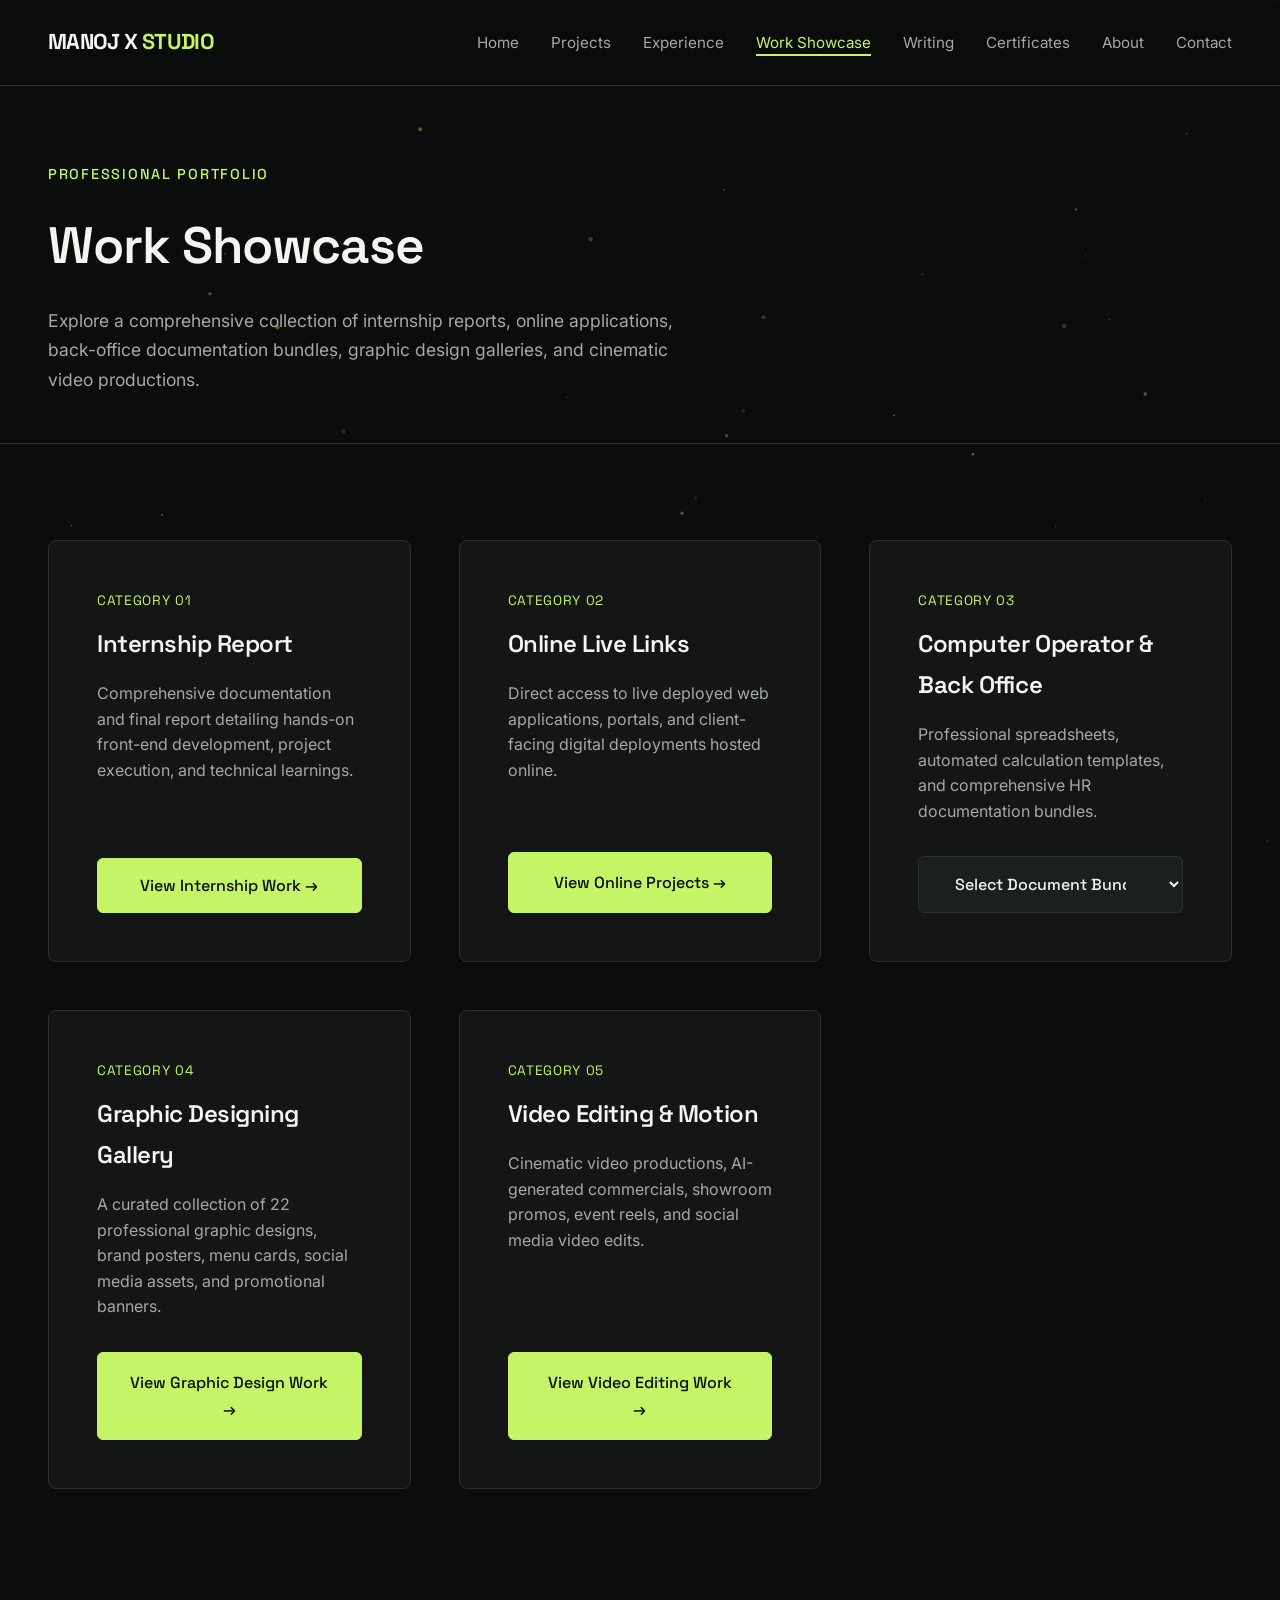
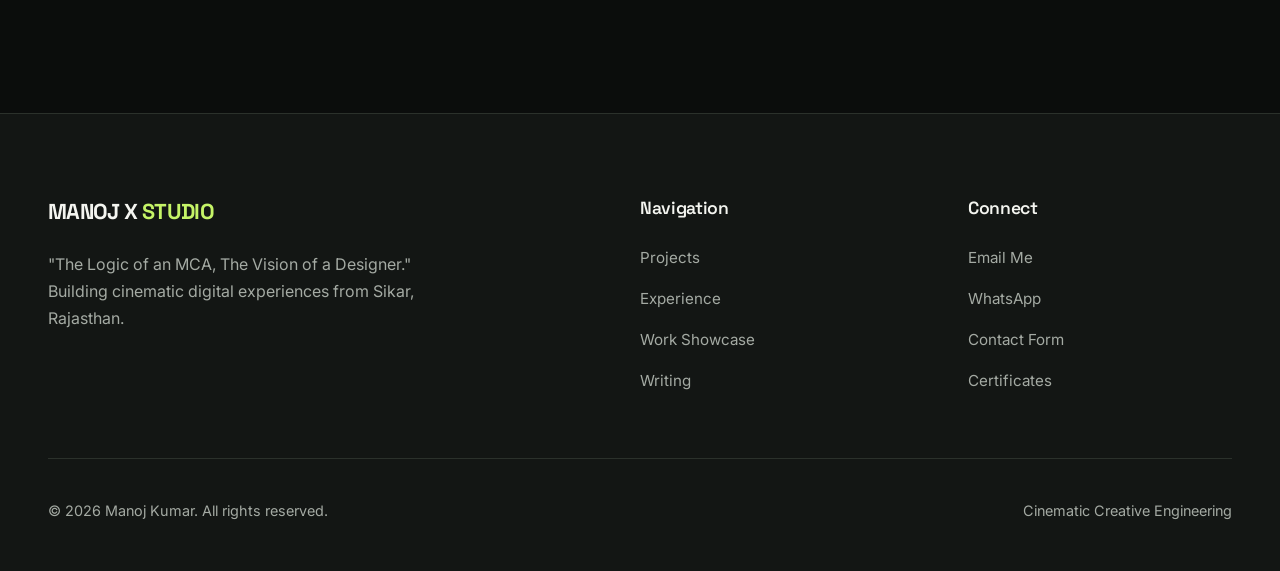
<file: work-showcase.html>
<!DOCTYPE html>
<html lang="en">
<head>
  <meta charset="UTF-8">
  <meta name="viewport" content="width=device-width, initial-scale=1.0">
  <title>Work Showcase — Manoj Kumar</title>
  <meta name="description" content="Explore professional work showcase including internships, online projects, office documentation, graphic design gallery, and video editing productions.">
  <link rel="stylesheet" href="css/style.css">
  <link rel="stylesheet" href="css/responsive.css">
</head>
<body>

  <!-- Global Header -->
  <header>
    <div class="nav-container">
      <a href="index.html" class="logo">MANOJ X <span>STUDIO</span></a>
      <nav>
        <ul class="nav-links">
          <li><a href="index.html">Home</a></li>
          <li><a href="projects.html">Projects</a></li>
          <li><a href="experience.html">Experience</a></li>
          <li><a href="work-showcase.html" class="active">Work Showcase</a></li>
          <li><a href="writing.html">Writing</a></li>
          <li><a href="certificates.html">Certificates</a></li>
          <li><a href="about.html">About</a></li>
          <li><a href="contact.html">Contact</a></li>
        </ul>
      </nav>
      <button class="menu-toggle" aria-label="Toggle Navigation">☰</button>
    </div>
  </header>

  <!-- Page Header -->
  <section style="padding: 10rem 0 3rem; border-bottom: 1px solid var(--border);">
    <div class="container">
      <span class="eyebrow">Professional Portfolio</span>
      <h1 style="font-size: clamp(2.5rem, 4vw, 3.5rem); margin-bottom: 1rem;">Work Showcase</h1>
      <p style="color: var(--text-secondary); font-size: 1.1rem; max-width: 650px;">
        Explore a comprehensive collection of internship reports, online applications, back-office documentation bundles, graphic design galleries, and cinematic video productions.
      </p>
    </div>
  </section>

  <!-- Showcase Categories Section -->
  <section style="padding: 6rem 0;">
    <div class="container">
      <div style="display: grid; grid-template-columns: repeat(auto-fit, minmax(360px, 1fr)); gap: 3rem;">
        
        <!-- Category 1: Internship -->
        <div style="background-color: var(--surface); border: 1px solid var(--border); padding: 3rem; border-radius: 8px; display: flex; flex-direction: column; justify-content: space-between;">
          <div>
            <span style="font-size: 0.85rem; color: var(--accent); font-family: var(--font-heading); text-transform: uppercase; letter-spacing: 0.05em; display: block; margin-bottom: 0.75rem;">Category 01</span>
            <h3 style="font-size: 1.5rem; margin-bottom: 1rem;">Internship Report</h3>
            <p style="color: var(--text-secondary); font-size: 1rem; line-height: 1.6; margin-bottom: 2rem;">
              Comprehensive documentation and final report detailing hands-on front-end development, project execution, and technical learnings.
            </p>
          </div>
          <div>
            <button id="openPdfModalBtn" class="btn btn-primary" style="width: 100%;">View Internship Work →</button>
          </div>
        </div>

        <!-- Category 2: Online Links -->
        <div style="background-color: var(--surface); border: 1px solid var(--border); padding: 3rem; border-radius: 8px; display: flex; flex-direction: column; justify-content: space-between;">
          <div>
            <span style="font-size: 0.85rem; color: var(--accent); font-family: var(--font-heading); text-transform: uppercase; letter-spacing: 0.05em; display: block; margin-bottom: 0.75rem;">Category 02</span>
            <h3 style="font-size: 1.5rem; margin-bottom: 1rem;">Online Live Links</h3>
            <p style="color: var(--text-secondary); font-size: 1rem; line-height: 1.6; margin-bottom: 2rem;">
              Direct access to live deployed web applications, portals, and client-facing digital deployments hosted online.
            </p>
          </div>
          <div>
            <a href="projects.html" class="btn btn-primary" style="width: 100%; text-align: center;">View Online Projects →</a>
          </div>
        </div>

        <!-- Category 3: Computer Operator & Back Office (Dropdown) -->
        <div style="background-color: var(--surface); border: 1px solid var(--border); padding: 3rem; border-radius: 8px; display: flex; flex-direction: column; justify-content: space-between;">
          <div>
            <span style="font-size: 0.85rem; color: var(--accent); font-family: var(--font-heading); text-transform: uppercase; letter-spacing: 0.05em; display: block; margin-bottom: 0.75rem;">Category 03</span>
            <h3 style="font-size: 1.5rem; margin-bottom: 1rem;">Computer Operator & Back Office</h3>
            <p style="color: var(--text-secondary); font-size: 1rem; line-height: 1.6; margin-bottom: 2rem;">
              Professional spreadsheets, automated calculation templates, and comprehensive HR documentation bundles.
            </p>
          </div>
          <div style="position: relative;">
            <select id="backOfficeSelect" class="btn btn-secondary" style="width: 100%; background-color: var(--surface-elevated); color: var(--text-primary); cursor: pointer; text-align: left; padding-right: 2.5rem;">
              <option value="" disabled selected>Select Document Bundle...</option>
              <option value="assets/documents/Bad Fellow Media Excel Operations Templates.pdf">Excel Operations Templates</option>
              <option value="assets/documents/Bad_Fellow_Media_HR_Documentation_Bundle.pdf">Documentation Bundle</option>
            </select>
          </div>
        </div>

        <!-- Category 4: Graphic Designing -->
        <div style="background-color: var(--surface); border: 1px solid var(--border); padding: 3rem; border-radius: 8px; display: flex; flex-direction: column; justify-content: space-between;">
          <div>
            <span style="font-size: 0.85rem; color: var(--accent); font-family: var(--font-heading); text-transform: uppercase; letter-spacing: 0.05em; display: block; margin-bottom: 0.75rem;">Category 04</span>
            <h3 style="font-size: 1.5rem; margin-bottom: 1rem;">Graphic Designing Gallery</h3>
            <p style="color: var(--text-secondary); font-size: 1rem; line-height: 1.6; margin-bottom: 2rem;">
              A curated collection of 22 professional graphic designs, brand posters, menu cards, social media assets, and promotional banners.
            </p>
          </div>
          <div>
            <a href="graphic-design.html" class="btn btn-primary" style="width: 100%; text-align: center;">View Graphic Design Work →</a>
          </div>
        </div>

        <!-- Category 5: Video Editing -->
        <div style="background-color: var(--surface); border: 1px solid var(--border); padding: 3rem; border-radius: 8px; display: flex; flex-direction: column; justify-content: space-between;">
          <div>
            <span style="font-size: 0.85rem; color: var(--accent); font-family: var(--font-heading); text-transform: uppercase; letter-spacing: 0.05em; display: block; margin-bottom: 0.75rem;">Category 05</span>
            <h3 style="font-size: 1.5rem; margin-bottom: 1rem;">Video Editing & Motion</h3>
            <p style="color: var(--text-secondary); font-size: 1rem; line-height: 1.6; margin-bottom: 2rem;">
              Cinematic video productions, AI-generated commercials, showroom promos, event reels, and social media video edits.
            </p>
          </div>
          <div>
            <a href="video-editing.html" class="btn btn-primary" style="width: 100%; text-align: center;">View Video Editing Work →</a>
          </div>
        </div>

      </div>
    </div>
  </section>

  <!-- PDF Popup Modal -->
  <div id="pdfModal" style="display: none; position: fixed; inset: 0; background: rgba(11, 13, 12, 0.85); backdrop-filter: blur(8px); z-index: 2000; align-items: center; justify-content: center; padding: 2rem;">
    <div style="background: var(--surface); border: 1px solid var(--border); width: 100%; max-width: 900px; height: 85vh; border-radius: 8px; display: flex; flex-direction: column; overflow: hidden;">
      <div style="padding: 1.25rem 2rem; border-bottom: 1px solid var(--border); display: flex; justify-content: space-between; align-items: center;">
        <h3 style="font-size: 1.25rem;">Manoj Kumar (Final_Report).pdf</h3>
        <button id="closePdfModalBtn" style="background: none; border: none; color: var(--text-primary); font-size: 1.5rem; cursor: pointer;">&times;</button>
      </div>
      <div style="flex: 1; background: #000;">
        <iframe src="assets/documents/Manoj Kumar (Final_Report).pdf" style="width: 100%; height: 100%; border: none;" title="Internship Report PDF"></iframe>
      </div>
    </div>
  </div>

  <!-- Global Footer -->
  <footer>
    <div class="footer-content">
      <div class="footer-info">
        <a href="index.html" class="logo">MANOJ X <span>STUDIO</span></a>
        <p>"The Logic of an MCA, The Vision of a Designer." Building cinematic digital experiences from Sikar, Rajasthan.</p>
      </div>
      <div class="footer-links">
        <h4>Navigation</h4>
        <ul>
          <li><a href="projects.html">Projects</a></li>
          <li><a href="experience.html">Experience</a></li>
          <li><a href="work-showcase.html">Work Showcase</a></li>
          <li><a href="writing.html">Writing</a></li>
        </ul>
      </div>
      <div class="footer-links">
        <h4>Connect</h4>
        <ul>
          <li><a href="mailto:itsmanuskr@gmail.com">Email Me</a></li>
          <li><a href="https://wa.me/919929375172" target="_blank" rel="noopener noreferrer">WhatsApp</a></li>
          <li><a href="contact.html">Contact Form</a></li>
          <li><a href="certificates.html">Certificates</a></li>
        </ul>
      </div>
    </div>
    <div class="footer-bottom">
      <p>© 2026 Manoj Kumar. All rights reserved.</p>
      <p>Cinematic Creative Engineering</p>
    </div>
  </footer>

  <script src="js/main.js"></script>
  <script>
    document.addEventListener('DOMContentLoaded', () => {
      // PDF Modal Functionality
      const modal = document.getElementById('pdfModal');
      const openBtn = document.getElementById('openPdfModalBtn');
      const closeBtn = document.getElementById('closePdfModalBtn');

      if (openBtn && modal) {
        openBtn.addEventListener('click', () => {
          modal.style.display = 'flex';
        });
      }
      if (closeBtn && modal) {
        closeBtn.addEventListener('click', () => {
          modal.style.display = 'none';
        });
      }
      window.addEventListener('click', (e) => {
        if (e.target === modal) {
          modal.style.display = 'none';
        }
      });

      // Back Office Dropdown Selection
      const dropdown = document.getElementById('backOfficeSelect');
      if (dropdown) {
        dropdown.addEventListener('change', (e) => {
          const selectedPdf = e.target.value;
          if (selectedPdf) {
            window.open(selectedPdf, '_blank');
            dropdown.selectedIndex = 0; // Reset dropdown
          }
        });
      }
    });
  </script>
</body>
</html>
</file>
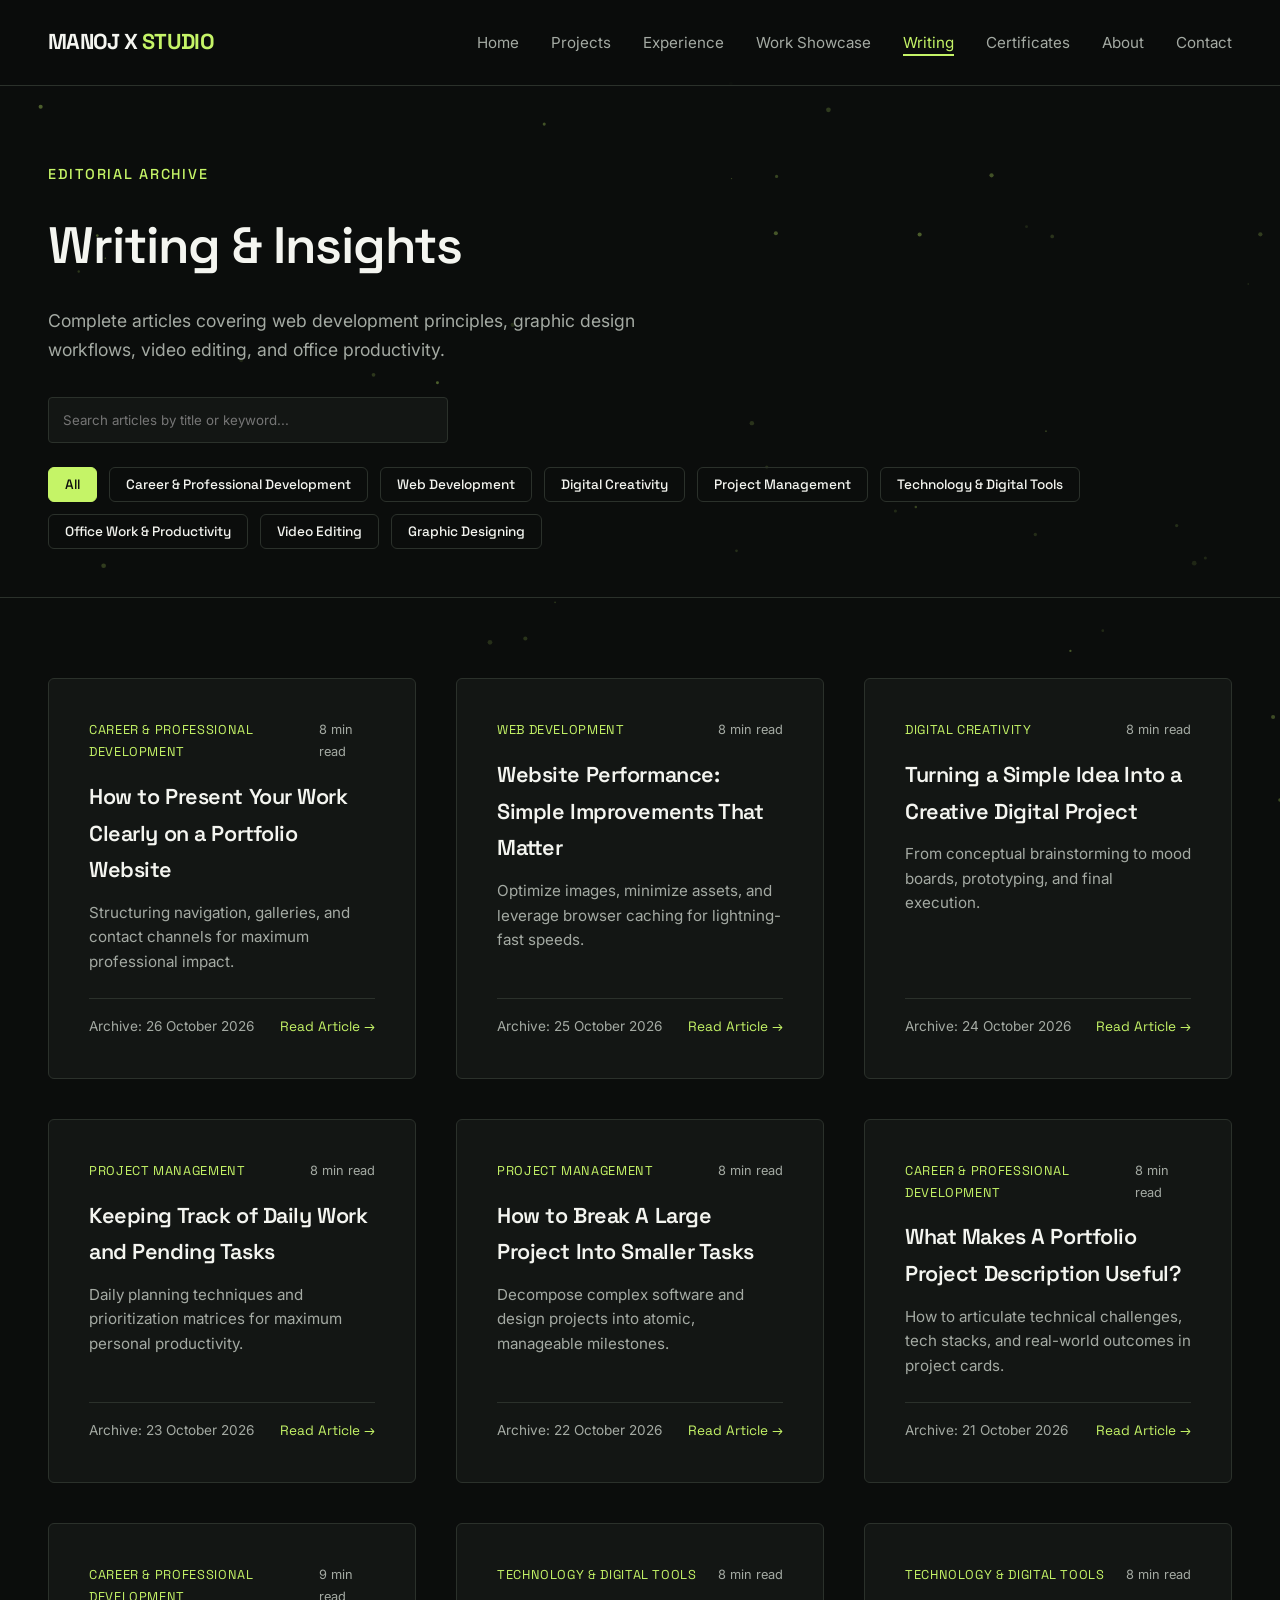
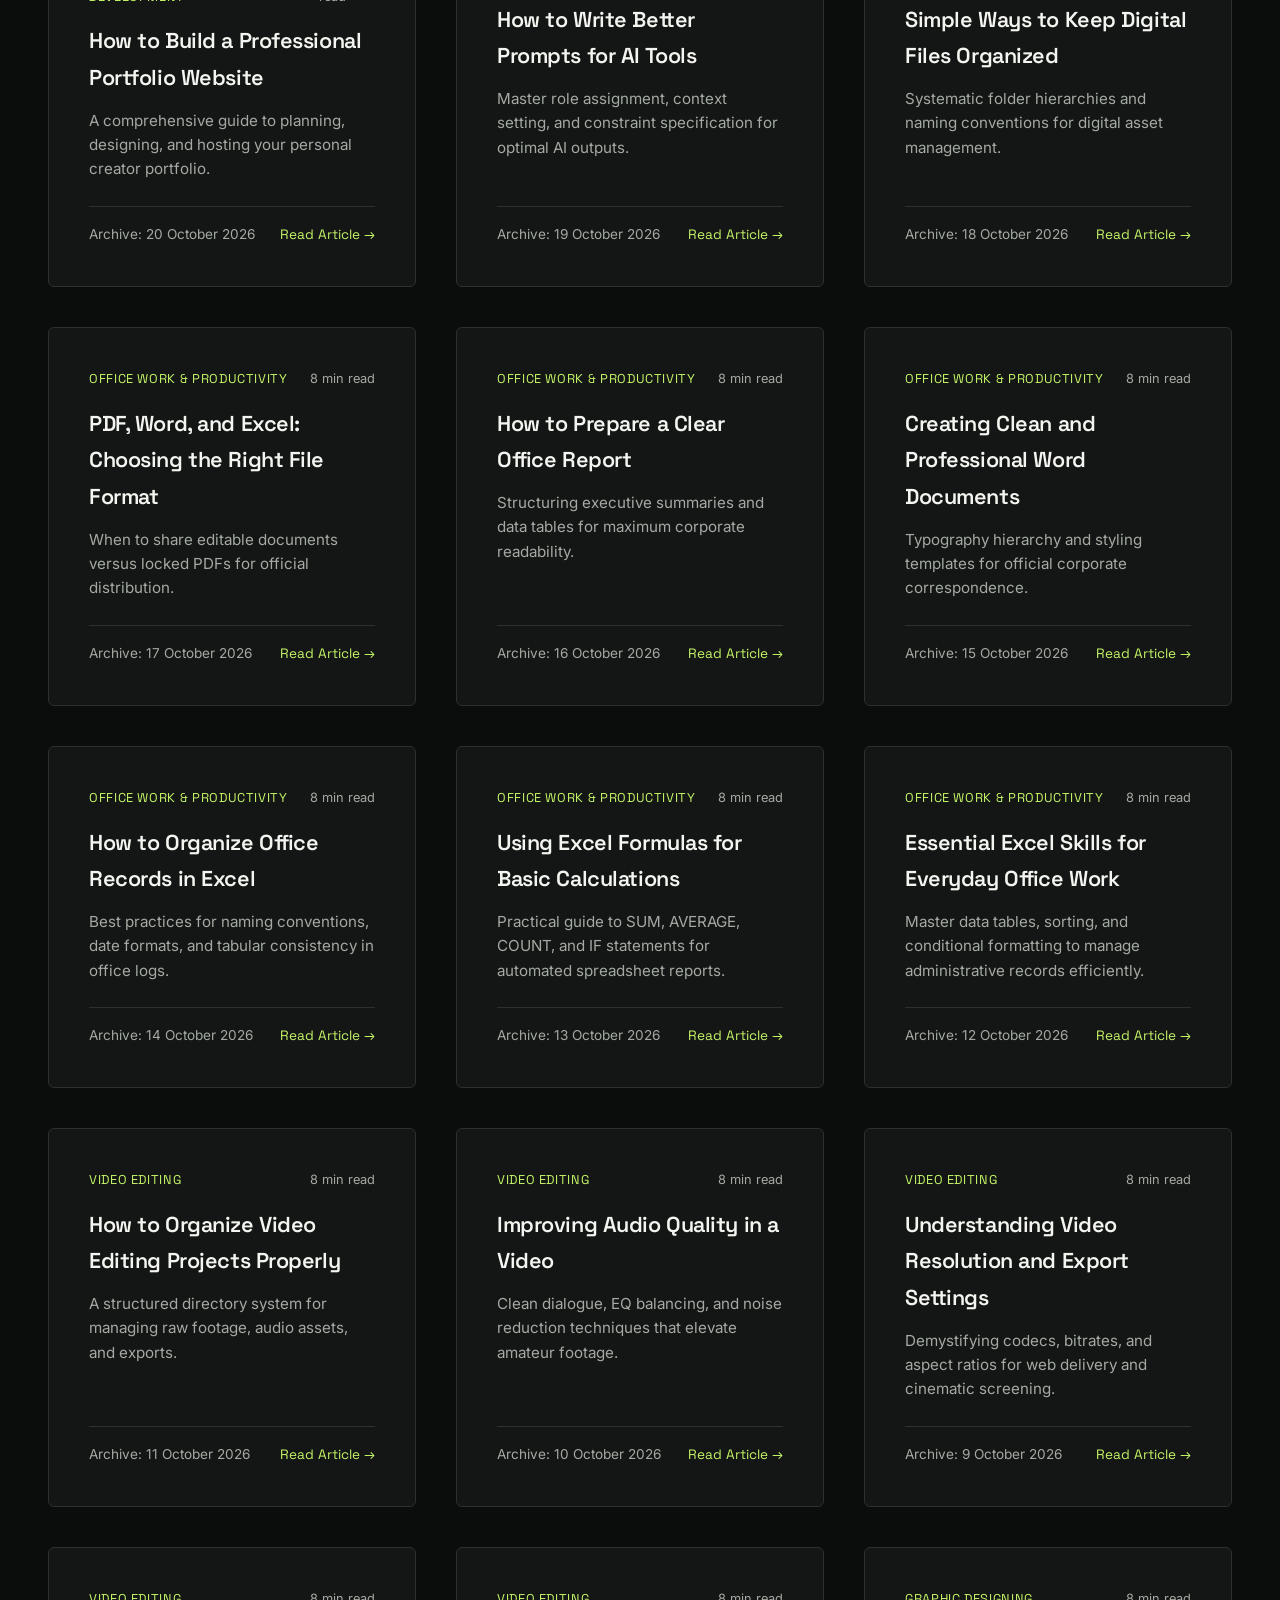
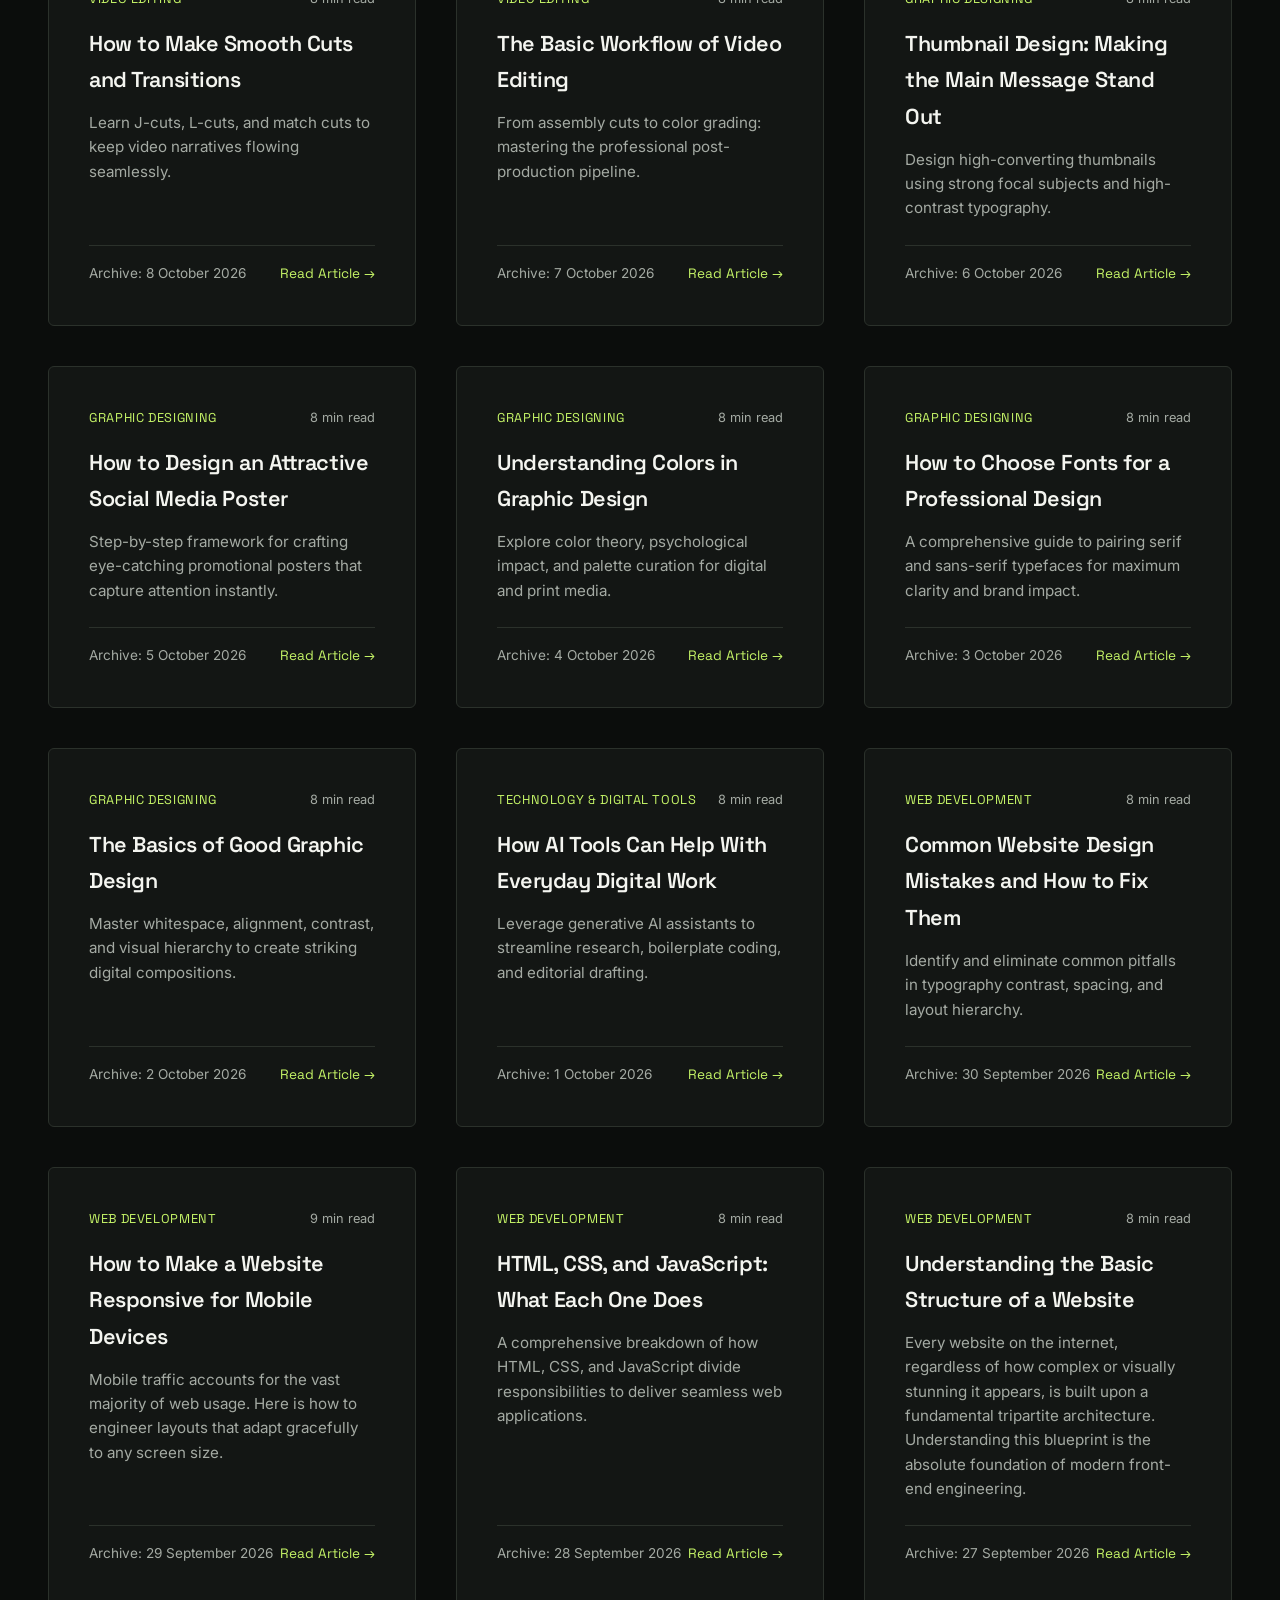
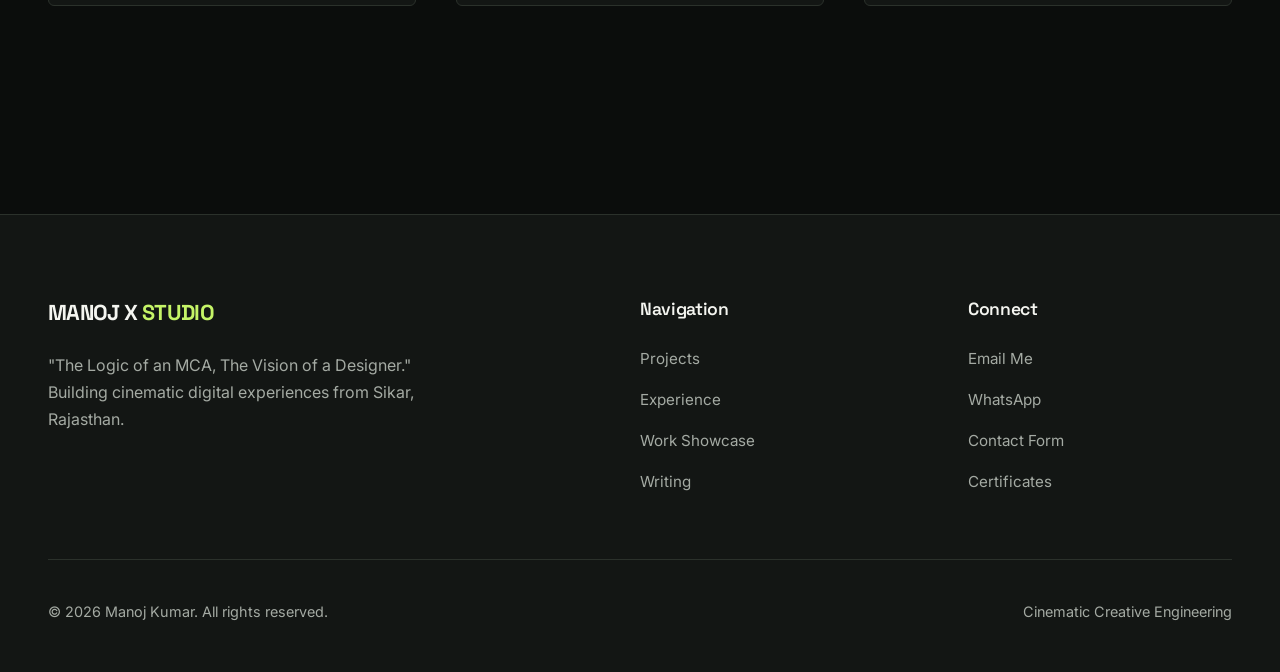
<file: writing.html>
<!DOCTYPE html>
<html lang="en">
<head>
  <meta charset="UTF-8">
  <meta name="viewport" content="width=device-width, initial-scale=1.0">
  <title>Writing & Articles — Manoj Kumar</title>
  <meta name="description" content="Read 30 complete technical and creative articles on web development, graphic design, video editing, and productivity by Manoj Kumar.">
  <link rel="stylesheet" href="css/style.css">
  <link rel="stylesheet" href="css/responsive.css">
</head>
<body>

  <!-- Global Header -->
  <header>
    <div class="nav-container">
      <a href="index.html" class="logo">MANOJ X <span>STUDIO</span></a>
      <nav>
        <ul class="nav-links">
          <li><a href="index.html">Home</a></li>
          <li><a href="projects.html">Projects</a></li>
          <li><a href="experience.html">Experience</a></li>
          <li><a href="work-showcase.html">Work Showcase</a></li>
          <li><a href="writing.html" class="active">Writing</a></li>
          <li><a href="certificates.html">Certificates</a></li>
          <li><a href="about.html">About</a></li>
          <li><a href="contact.html">Contact</a></li>
        </ul>
      </nav>
      <button class="menu-toggle" aria-label="Toggle Navigation">☰</button>
    </div>
  </header>

  <!-- Page Header -->
  <section style="padding: 10rem 0 3rem; border-bottom: 1px solid var(--border);">
    <div class="container">
      <span class="eyebrow">Editorial Archive</span>
      <h1 style="font-size: clamp(2.5rem, 4vw, 3.5rem); margin-bottom: 1rem;">Writing & Insights</h1>
      <p style="color: var(--text-secondary); font-size: 1.1rem; max-width: 600px; margin-bottom: 2rem;">
        Complete articles covering web development principles, graphic design workflows, video editing, and office productivity.
      </p>
      
      <!-- Search & Filters -->
      <div style="display: flex; flex-direction: column; gap: 1.5rem;">
        <input type="text" id="articleSearch" placeholder="Search articles by title or keyword..." style="max-width: 400px; width: 100%; padding: 0.875rem; background: var(--surface); border: 1px solid var(--border); color: var(--text-primary); border-radius: 4px; font-family: var(--font-body);">
        <div id="categoryFilters" style="display: flex; gap: 0.75rem; flex-wrap: wrap;">
          <!-- Injected via js/writing.js -->
        </div>
      </div>
    </div>
  </section>

  <!-- Articles Grid -->
  <section style="padding: 5rem 0;">
    <div class="container">
      <div id="writingGrid" style="display: grid; grid-template-columns: repeat(auto-fit, minmax(350px, 1fr)); gap: 2.5rem;">
        <!-- Injected via js/writing.js -->
      </div>
    </div>
  </section>

  <!-- Global Footer -->
  <footer>
    <div class="footer-content">
      <div class="footer-info">
        <a href="index.html" class="logo">MANOJ X <span>STUDIO</span></a>
        <p>"The Logic of an MCA, The Vision of a Designer." Building cinematic digital experiences from Sikar, Rajasthan.</p>
      </div>
      <div class="footer-links">
        <h4>Navigation</h4>
        <ul>
          <li><a href="projects.html">Projects</a></li>
          <li><a href="experience.html">Experience</a></li>
          <li><a href="work-showcase.html">Work Showcase</a></li>
          <li><a href="writing.html">Writing</a></li>
        </ul>
      </div>
      <div class="footer-links">
        <h4>Connect</h4>
        <ul>
          <li><a href="mailto:itsmanuskr@gmail.com">Email Me</a></li>
          <li><a href="https://wa.me/919929375172" target="_blank" rel="noopener noreferrer">WhatsApp</a></li>
          <li><a href="contact.html">Contact Form</a></li>
          <li><a href="certificates.html">Certificates</a></li>
        </ul>
      </div>
    </div>
    <div class="footer-bottom">
      <p>© 2026 Manoj Kumar. All rights reserved.</p>
      <p>Cinematic Creative Engineering</p>
    </div>
  </footer>

  <script src="js/main.js"></script>
  <script src="js/writing.js"></script>
</body>
</html>
</file>
<file: css/style.css>
/* ==========================================
   MANOJ X STUDIO — Global Design System
   Cinematic Creative Engineering (Max Depth)
   ========================================== */

@import url('https://fonts.googleapis.com/css2?family=Inter:wght@300;400;500;600&family=Space+Grotesk:wght@400;500;600;700&display=swap');

:root {
  --bg-color: #0B0D0C;
  --surface: #131614;
  --surface-elevated: #1B201C;
  --text-primary: #F4F5F0;
  --text-secondary: #A4AAA3;
  --accent: #C5F467;
  --border: #2B312B;
  
  --font-heading: 'Space Grotesk', sans-serif;
  --font-body: 'Inter', sans-serif;
  
  --transition: all 0.4s cubic-bezier(0.16, 1, 0.3, 1);
  --max-width: 1400px; /* Expanded for a grand, spacious layout */
}

/* Reset & Base Styles */
* {
  margin: 0;
  padding: 0;
  box-sizing: border-box;
}

html {
  scroll-behavior: smooth;
}

body {
  background-color: var(--bg-color);
  color: var(--text-primary);
  font-family: var(--font-body);
  line-height: 1.7;
  overflow-x: hidden;
  animation: pageFadeIn 0.8s cubic-bezier(0.16, 1, 0.3, 1) forwards;
}

@keyframes pageFadeIn {
  from {
    opacity: 0;
    transform: translateY(12px);
  }
  to {
    opacity: 1;
    transform: translateY(0);
  }
}

/* Custom Glowing Scrollbar */
::-webkit-scrollbar {
  width: 8px;
}
::-webkit-scrollbar-track {
  background: var(--bg-color);
}
::-webkit-scrollbar-thumb {
  background: var(--border);
  border-radius: 4px;
}
::-webkit-scrollbar-thumb:hover {
  background: var(--accent);
}

a {
  color: inherit;
  text-decoration: none;
}

ul {
  list-style: none;
}

img {
  max-width: 100%;
  height: auto;
  display: block;
  transition: transform 0.6s cubic-bezier(0.16, 1, 0.3, 1);
}

/* Container */
.container {
  max-width: var(--max-width);
  margin: 0 auto;
  padding: 0 3rem;
}

/* Typography */
h1, h2, h3, h4, h5, h6 {
  font-family: var(--font-heading);
  font-weight: 600;
  letter-spacing: -0.02em;
}

.eyebrow {
  font-family: var(--font-heading);
  font-size: 0.9rem;
  font-weight: 500;
  color: var(--accent);
  text-transform: uppercase;
  letter-spacing: 0.12em;
  margin-bottom: 1rem;
  display: inline-block;
}

/* Buttons with Cinematic Glow */
.btn {
  display: inline-flex;
  align-items: center;
  justify-content: center;
  padding: 1rem 2rem;
  font-family: var(--font-heading);
  font-size: 1rem;
  font-weight: 500;
  border-radius: 6px;
  cursor: pointer;
  transition: var(--transition);
  position: relative;
  overflow: hidden;
}

.btn-primary {
  background-color: var(--accent);
  color: var(--bg-color);
  border: 1px solid var(--accent);
}

.btn-primary:hover {
  background-color: transparent;
  color: var(--accent);
  box-shadow: 0 0 25px rgba(197, 244, 103, 0.35);
  transform: translateY(-3px);
}

.btn-secondary {
  background-color: transparent;
  color: var(--text-primary);
  border: 1px solid var(--border);
}

.btn-secondary:hover {
  border-color: var(--accent);
  color: var(--accent);
  box-shadow: 0 0 20px rgba(197, 244, 103, 0.2);
  transform: translateY(-3px);
}

/* Global Header & Navigation */
header {
  position: fixed;
  top: 0;
  left: 0;
  width: 100%;
  background-color: rgba(11, 13, 12, 0.9);
  backdrop-filter: blur(16px);
  border-bottom: 1px solid var(--border);
  z-index: 1000;
}

.nav-container {
  max-width: var(--max-width);
  margin: 0 auto;
  padding: 1.5rem 3rem;
  display: flex;
  justify-content: space-between;
  align-items: center;
}

.logo {
  font-family: var(--font-heading);
  font-size: 1.35rem;
  font-weight: 700;
  letter-spacing: -0.03em;
  color: var(--text-primary);
  transition: var(--transition);
}

.logo:hover {
  color: var(--accent);
}

.logo span {
  color: var(--accent);
}

.nav-links {
  display: flex;
  gap: 2rem;
  align-items: center;
}

.nav-links a {
  font-size: 0.95rem;
  color: var(--text-secondary);
  transition: var(--transition);
  position: relative;
}

.nav-links a::after {
  content: '';
  position: absolute;
  width: 0;
  height: 2px;
  bottom: -4px;
  left: 0;
  background-color: var(--accent);
  transition: width 0.3s ease;
}

.nav-links a:hover::after,
.nav-links a.active::after {
  width: 100%;
}

.nav-links a:hover,
.nav-links a.active {
  color: var(--accent);
}

/* Mobile Menu Toggle */
.menu-toggle {
  display: none;
  background: none;
  border: none;
  cursor: pointer;
  color: var(--text-primary);
  font-size: 1.5rem;
}

/* Scroll Reveal Animations */
section {
  animation: sectionReveal 0.8s cubic-bezier(0.16, 1, 0.3, 1) both;
}

@keyframes sectionReveal {
  from {
    opacity: 0;
    transform: translateY(30px);
  }
  to {
    opacity: 1;
    transform: translateY(0);
  }
}

/* Advanced 3D Depth Card Tilt & Glow */
div[style*="background-color: var(--surface)"], 
.cinematic-card,
.timeline-content {
  transform-style: preserve-3d;
  perspective: 1000px;
  position: relative;
  overflow: hidden;
  transition: border-color 0.4s ease, box-shadow 0.4s ease !important;
}

div[style*="background-color: var(--surface)"]::before,
.cinematic-card::before,
.timeline-content::before {
  content: '';
  position: absolute;
  top: var(--mouse-y, -100px);
  left: var(--mouse-x, -100px);
  width: 250px;
  height: 250px;
  background: radial-gradient(circle, rgba(197, 244, 103, 0.18) 0%, transparent 70%);
  transform: translate(-50%, -50%);
  pointer-events: none;
  opacity: 0;
  transition: opacity 0.3s ease;
  z-index: 1;
}

div[style*="background-color: var(--surface)"]:hover::before,
.cinematic-card:hover::before,
.timeline-content:hover::before {
  opacity: 1;
}

div[style*="background-color: var(--surface)"]:hover,
.cinematic-card:hover,
.timeline-content:hover {
  border-color: var(--accent) !important;
  box-shadow: 0 25px 50px rgba(0, 0, 0, 0.7), 0 0 30px rgba(197, 244, 103, 0.18) !important;
}

div:hover > img {
  transform: scale(1.05);
}

/* Button Ripple */
.ripple-effect {
  position: absolute;
  border-radius: 50%;
  background: rgba(255, 255, 255, 0.35);
  transform: scale(0);
  animation: ripple 0.6s linear;
  pointer-events: none;
}

@keyframes ripple {
  to {
    transform: scale(4);
    opacity: 0;
  }
}

/* Canvas Background */
#bgCanvas {
  position: fixed;
  top: 0;
  left: 0;
  width: 100vw;
  height: 100vh;
  pointer-events: none;
  z-index: -1;
  opacity: 0.65;
}

/* Global Footer */
footer {
  background-color: var(--surface);
  border-top: 1px solid var(--border);
  padding: 5rem 3rem 3rem;
  margin-top: 8rem;
}

.footer-content {
  max-width: var(--max-width);
  margin: 0 auto;
  display: grid;
  grid-template-columns: 2fr 1fr 1fr;
  gap: 4rem;
  margin-bottom: 4rem;
}

.footer-info p {
  color: var(--text-secondary);
  margin-top: 1.25rem;
  max-width: 400px;
  font-size: 1rem;
}

.footer-links h4 {
  font-size: 1.1rem;
  margin-bottom: 1.25rem;
  color: var(--text-primary);
}

.footer-links ul {
  display: flex;
  flex-direction: column;
  gap: 0.85rem;
}

.footer-links a {
  color: var(--text-secondary);
  font-size: 0.95rem;
  transition: var(--transition);
}

.footer-links a:hover {
  color: var(--accent);
  padding-left: 6px;
}

.footer-bottom {
  max-width: var(--max-width);
  margin: 0 auto;
  padding-top: 2.5rem;
  border-top: 1px solid var(--border);
  display: flex;
  justify-content: space-between;
  align-items: center;
  color: var(--text-secondary);
  font-size: 0.9rem;
}

/* ==========================================
   CINEMATIC IMAGE LIGHTBOX MODAL STYLES
   ========================================== */

.lightbox-modal {
  position: fixed;
  inset: 0;
  background-color: rgba(11, 13, 12, 0.92);
  backdrop-filter: blur(16px);
  z-index: 9999;
  display: flex;
  align-items: center;
  justify-content: center;
  padding: 3rem;
  opacity: 0;
  visibility: hidden;
  transition: opacity 0.3s ease, visibility 0.3s ease;
}

.lightbox-modal.active {
  opacity: 1;
  visibility: visible;
}

.lightbox-content {
  position: relative;
  max-width: 90vw;
  max-height: 85vh;
  display: flex;
  flex-direction: column;
  align-items: center;
  transform: scale(0.95);
  transition: transform 0.3s cubic-bezier(0.16, 1, 0.3, 1);
}

.lightbox-modal.active .lightbox-content {
  transform: scale(1);
}

.lightbox-content img {
  max-width: 100%;
  max-height: 70vh;
  object-fit: contain;
  border-radius: 8px;
  border: 1px solid var(--border);
  box-shadow: 0 25px 60px rgba(0, 0, 0, 0.8), 0 0 30px rgba(197, 244, 103, 0.15);
}

.lightbox-info {
  margin-top: 1.5rem;
  text-align: center;
  color: var(--text-primary);
  font-family: var(--font-heading);
}

.lightbox-info h3 {
  font-size: 1.25rem;
  margin-bottom: 0.35rem;
}

.lightbox-info p {
  color: var(--text-secondary);
  font-size: 0.9rem;
  font-family: var(--font-body);
}

.lightbox-close {
  position: absolute;
  top: -3rem;
  right: 0;
  background: none;
  border: none;
  color: var(--text-primary);
  font-size: 2rem;
  cursor: pointer;
  transition: var(--transition);
}

.lightbox-close:hover {
  color: var(--accent);
}

/* Make gallery cards look clickable */
.cinematic-card img {
  cursor: pointer;
}
</file>
<file: css/responsive.css>
/* ==========================================
   MANOJ X STUDIO — Responsive Media Queries
   ========================================== */

@media (max-width: 968px) {
  .nav-links {
    position: fixed;
    top: 70px;
    left: 0;
    width: 100%;
    background-color: var(--surface);
    flex-direction: column;
    padding: 2rem;
    border-bottom: 1px solid var(--border);
    transform: translateY(-150%);
    transition: transform 0.4s ease;
    box-shadow: 0 10px 30px rgba(0,0,0,0.5);
  }

  .nav-links.active {
    transform: translateY(0);
  }

  .menu-toggle {
    display: block;
  }

  .footer-content {
    grid-template-columns: 1fr;
    gap: 2rem;
  }
}

@media (max-width: 576px) {
  .container {
    padding: 0 1.25rem;
  }
  
  .footer-bottom {
    flex-direction: column;
    gap: 1rem;
    text-align: center;
  }
}
</file>
<file: css/article.css>
/* ==========================================
   MANOJ X STUDIO — Editorial Article Styles
   ========================================== */

.article-container {
  max-width: 780px;
  margin: 0 auto;
  padding: 8rem 2rem 4rem;
}

.article-header {
  margin-bottom: 3rem;
  padding-bottom: 2rem;
  border-bottom: 1px solid var(--border);
}

.article-meta-info {
  display: flex;
  gap: 1.5rem;
  align-items: center;
  font-size: 0.85rem;
  color: var(--text-secondary);
  margin-top: 1rem;
  font-family: var(--font-heading);
}

.article-body {
  font-size: 1.1rem;
  line-height: 1.8;
  color: #E2E4DE;
}

.article-body h2 {
  font-size: 1.75rem;
  margin-top: 2.5rem;
  margin-bottom: 1rem;
  color: var(--text-primary);
}

.article-body h3 {
  font-size: 1.35rem;
  margin-top: 2rem;
  margin-bottom: 0.75rem;
  color: var(--text-primary);
}

.article-body p {
  margin-bottom: 1.5rem;
}

.article-body ul, .article-body ol {
  margin-bottom: 1.5rem;
  padding-left: 1.5rem;
  color: var(--text-secondary);
}

.article-body li {
  margin-bottom: 0.5rem;
}

.article-body strong {
  color: var(--text-primary);
}

.article-body blockquote {
  border-left: 3px solid var(--accent);
  padding-left: 1.5rem;
  margin: 2rem 0;
  font-style: italic;
  color: var(--text-primary);
  background-color: var(--surface);
  padding-top: 1rem;
  padding-bottom: 1rem;
  border-radius: 0 4px 4px 0;
}
</file>
